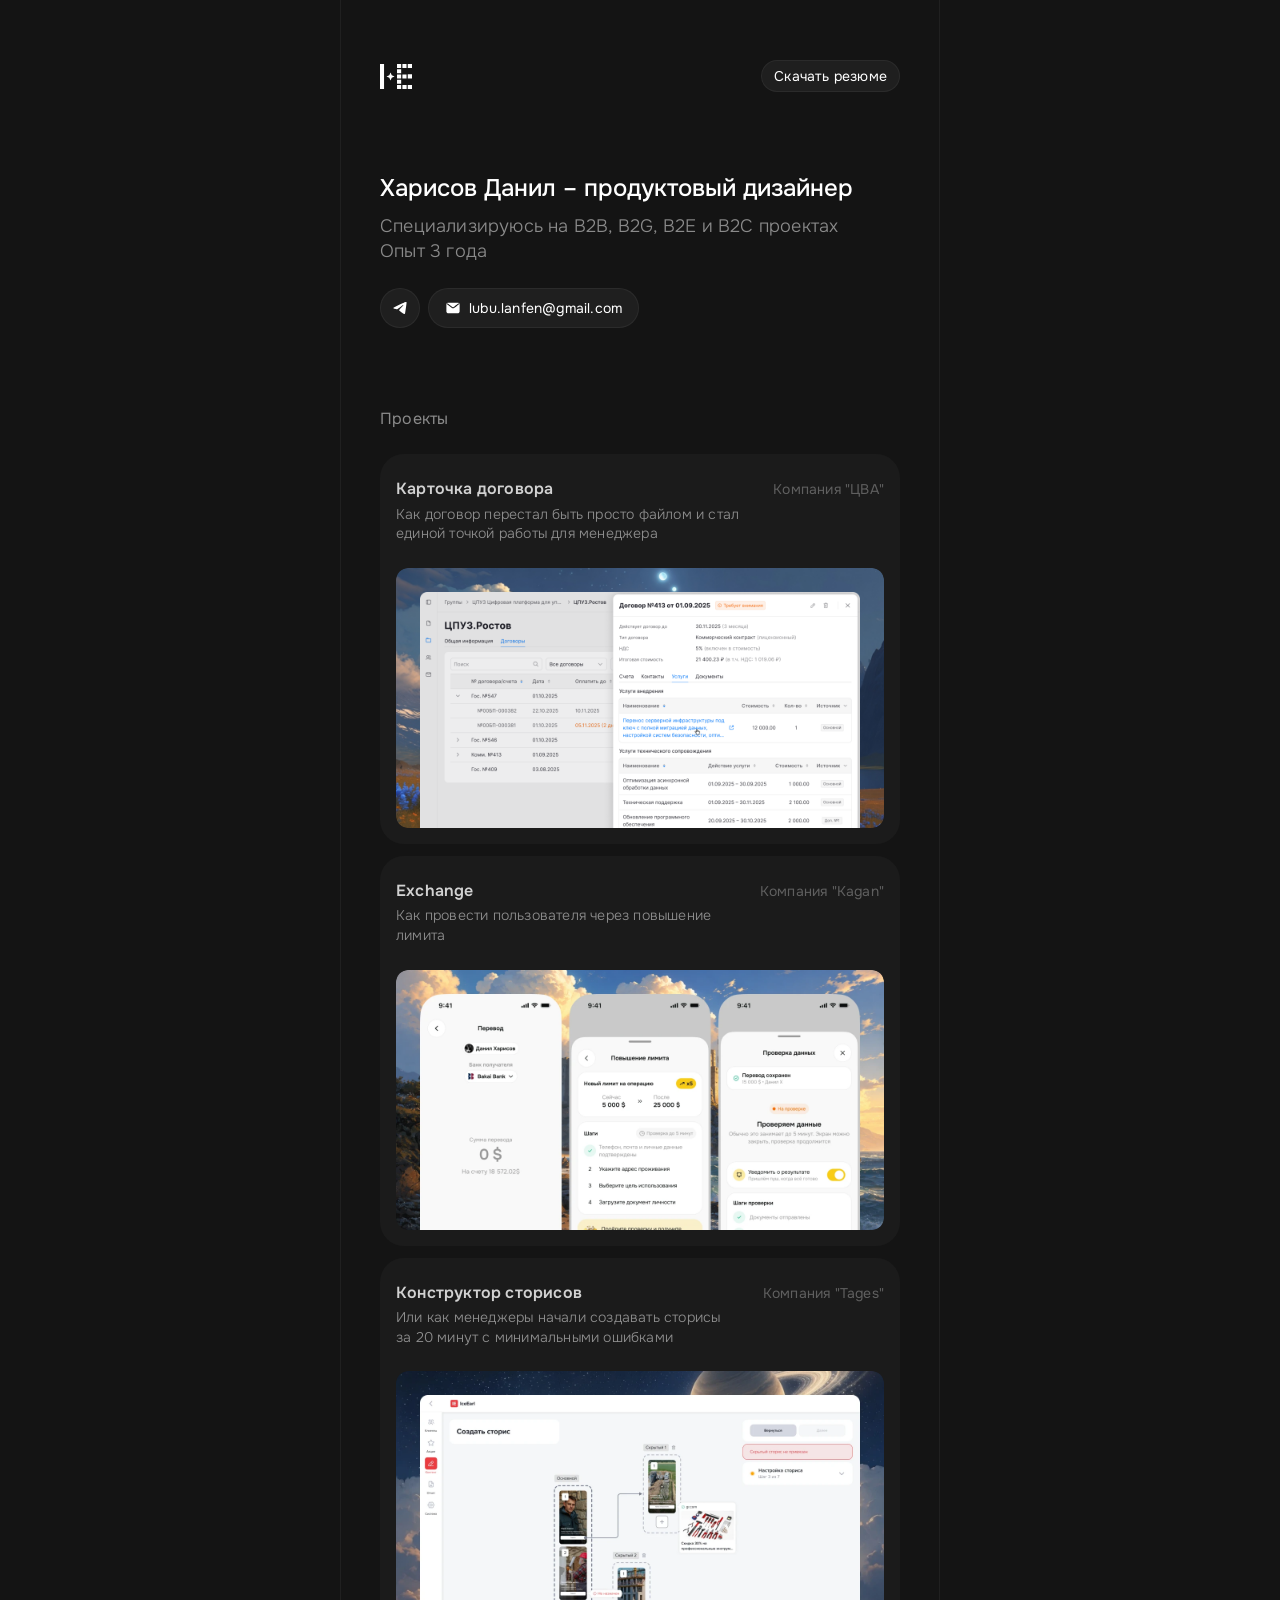
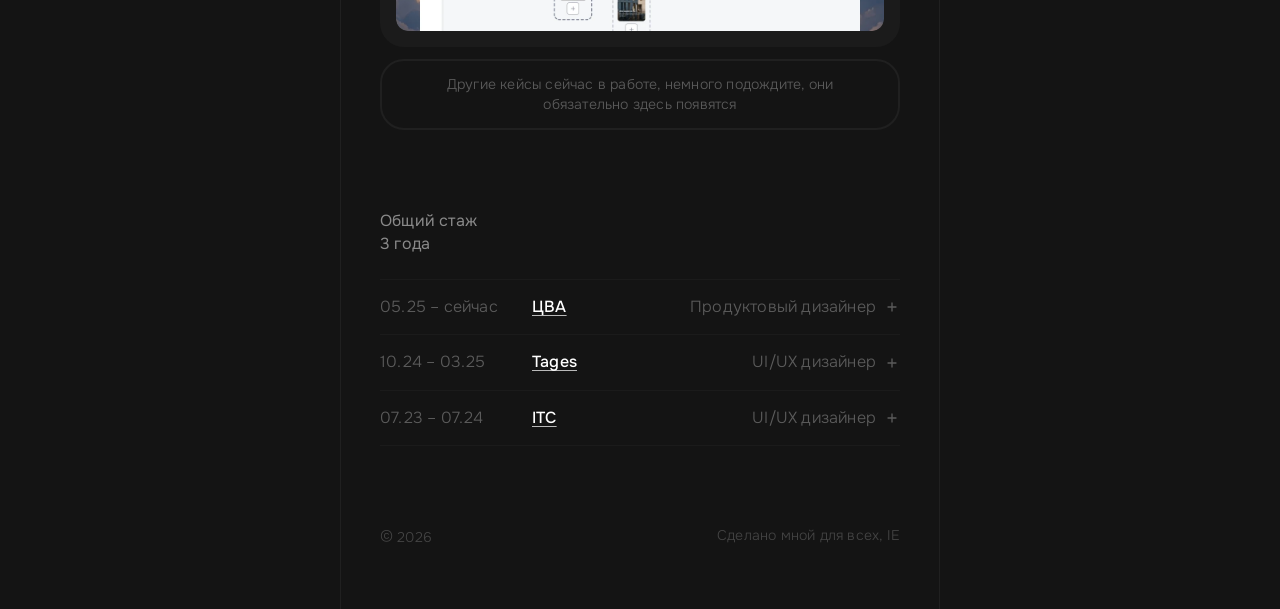
<file: index.html>
<!doctype html>
<html lang="ru">
  <head>
    <meta charset="UTF-8" />
    <script>document.documentElement.classList.add("js-enabled");</script>
    <meta name="viewport" content="width=device-width, initial-scale=1.0" />
    <meta name="description" content="Портфолио UI/UX-дизайнера Данила Харисова: B2B, B2G и B2E-продукты, кейсы и опыт работы." />
    <meta name="theme-color" content="#141414" />
    <title>Productfolio</title>
    <link rel="icon" href="src/icons/favicon16.svg" type="image/svg+xml" />
    <link rel="preconnect" href="https://fonts.googleapis.com" />
    <link rel="preconnect" href="https://fonts.gstatic.com" crossorigin />
    <link
      href="https://fonts.googleapis.com/css2?family=Onest:wght@300;400;500;600;700&display=swap"
      rel="stylesheet"
    />
    <link rel="stylesheet" href="styles.css?v=20260902-1" />
    <link rel="prefetch" href="./story-builder.html" />
    <link rel="prefetch" href="./agreement-card.html" />
    <link rel="prefetch" href="./exchange.html" />
    <script src="components.js?v=20260902-2" defer></script>
    <script src="script.js?v=20260902-3" defer></script>
  </head>
  <body class="page">
    <main class="main">
      <header class="header">
        <div class="logo-wrapper">
          <img src="./src/icons/logo.svg" alt="" width="32" height="25" />
        </div>
        <button
          class="back-button back-button--cv"
          id="save-file-button"
          type="button"
          data-download-url="./src/files/cv-kharisov.pdf"
          data-download-name="cv-kharisov.pdf"
          aria-label="CV"
        >
          <span class="back-button-text cv-text">Скачать резюме</span>
        </button>
      </header>
      
      <section class="home">
        <h1 class="home__title">Харисов Данил – продуктовый дизайнер</h1>
        <div class="home__subtitle">
          Специализируюсь на B2B, B2G, B2E и B2C проектах<br />Опыт 3 года
        </div>
        <div class="home__contacts">
          <a
            class="contact-button contact-button--icon"
            href="https://t.me/Evillazy"
            target="_blank"
            rel="noopener noreferrer"
            aria-label="Telegram"
          >
            <img src="src/icons/tg.svg" alt="" width="16" height="16" />
          </a>
          <button
            id="copy-email"
            type="button"
            class="contact-button"
            title="Скопировать email"
            aria-label="Скопировать lubu.lanfen@gmail.com в буфер обмена"
          >
            <span class="link-button-icon">
              <img src="src/icons/mail.svg" alt="" width="16" height="16" />
            </span>
            <span class="link-button-text">lubu.lanfen@gmail.com</span>
          </button>
        </div>
      </section>

      <section class="projects">
        <h2 class="projects__title">Проекты</h2>
        <div class="projects__list">

          <a href="./agreement-card.html" class="project-card">
            <div class="project-card__header">
              <div class="project-card__content">
                <h3 class="project-card__title">Карточка договора</h3>
                <div class="project-card__subtitle">Как договор перестал быть просто файлом и стал единой точкой работы для менеджера</div>
              </div>
              <div class="project-card__tag">Компания "ЦВА"</div>
            </div>
            <div class="project-card__image" style="background-image: url('./src/img/d-preview.webp');"></div>
          </a>

          <a href="./exchange.html" class="project-card">
            <div class="project-card__header">
              <div class="project-card__content">
                <h3 class="project-card__title">Exchange</h3>
                <div class="project-card__subtitle">Как провести пользователя через повышение лимита</div>
              </div>
              <div class="project-card__tag">Компания "Kagan"</div>
            </div>
            <div class="project-card__image" style="background-image: url('./src/img/e-preview.webp');"></div>
          </a>

          <a href="./story-builder.html" class="project-card">
            <div class="project-card__header">
              <div class="project-card__content">
                <h3 class="project-card__title">Конструктор сторисов</h3>
                <div class="project-card__subtitle">Или как менеджеры начали создавать сторисы за 20 минут с минимальными ошибками</div>
              </div>
              <div class="project-card__tag">Компания "Tages"</div>
            </div>
            <div class="project-card__image" style="background-image: url('./src/img/s-preview.webp');"></div>
          </a>

          <div class="project-card project-card--more">
            <div class="project-card__more-text">Другие кейсы сейчас в работе, немного подождите, они обязательно здесь появятся</div>
          </div>
        </div>
      </section>

      <svg class="svg-sprite" aria-hidden="true" focusable="false">
        <symbol id="icon-work-list-toggle" viewBox="0 0 16 16" fill="none">
          <path
            d="M4 8H8M8 8H12M8 8V12M8 8V4"
            stroke="currentColor"
            stroke-width="1.33333"
            stroke-linecap="round"
            stroke-linejoin="round"
          />
        </symbol>
      </svg>

      <section class="work-list">
        <div class="work-list__title">
          <h2 class="work-list__title-text">
            Общий стаж<br />3 года
          </h2>
        </div>
        <div class="work-list__item" data-collapsed="true">
          <div class="work-list__item-header">
            <div class="work-list__left-side">
              <div class="work-list__date">05.25 – сейчас</div>
              <a
                class="work-list__company work-list__company-link"
                href="https://digitalva.org/about"
                target="_blank"
                rel="noopener noreferrer"
                referrerpolicy="no-referrer"
                >ЦВА</a
              >
            </div>
            <div class="work-list__action">
              <div class="work-list__position">
                Продуктовый <span class="work-list__position-suffix">дизайнер</span>
              </div>
              <button
                class="work-list__toggle"
                type="button"
                aria-label="Развернуть/свернуть"
              >
                <svg width="16" height="16" aria-hidden="true">
                  <use href="#icon-work-list-toggle" />
                </svg>
              </button>
            </div>
          </div>
          <div class="work-list__item-content">
            <div class="work-list__description">
              <div class="work-list__description-item">- проектирование B2B-интерфейсов для систем виртуализации, мониторинга и внутренних сервисов B2E;</div>
              <div class="work-list__description-item">- анализ метрик ATHT, FRT и ASAT;</div>
              <div class="work-list__description-item">- переработка интерфейса мониторинговой системы на базе Zabbix. Решение прошло проверку Минцифры и вошло в лицензированный отечественный продукт;</div>
              <div class="work-list__description-item">- проектирование концепта единой точки работы с договором и связанными сущностями в портале с интеграцией 1С;</div>
              <div class="work-list__description-item">- проведение исследования конкурентнов, интервью для поиска феноменов и инсайтов;</div>
              <div class="work-list__description-item">- организация и проведение A/B-тестирования гипотез по оптимизации интерфейса и функционала платформы, что позволило дополнительно привлечь новых клиентов;</div>
              <div class="work-list__description-item">- прогнозируемый прирост скорости работы на 40% и снижение ошибок ввода на 17%</div>
              <div class="work-list__description-item">- собирал data model для дальнейшей передачи в разработку;</div>
              <div class="work-list__description-item">- проверял решения на прототипах и дорабатывал их итеративно на основе обратной связи пользователей</div>
            </div>
          </div>
        </div>
        <div class="work-list__item" data-collapsed="true">
          <div class="work-list__item-header">
            <div class="work-list__left-side">
              <div class="work-list__date">10.24 – 03.25</div>
              <a
                class="work-list__company work-list__company-link"
                href="https://tages.ru/"
                target="_blank"
                rel="noopener noreferrer"
                referrerpolicy="no-referrer"
                >Tages</a
              >
            </div>
            <div class="work-list__action">
              <div class="work-list__position">
                UI/UX <span class="work-list__position-suffix">дизайнер</span>
              </div>
              <button
                class="work-list__toggle"
                type="button"
                aria-label="Развернуть/свернуть"
              >
                <svg width="16" height="16" aria-hidden="true">
                  <use href="#icon-work-list-toggle" />
                </svg>
              </button>
            </div>
          </div>
          <div class="work-list__item-content">
            <div class="work-list__description">
              <div class="work-list__description-item">- проектировал B2B-интерфейсы для мобильного приложения закупок и web-конструктора сторисов;</div>
              <div class="work-list__description-item">- проводил юзабилити-тестирование и конкурентный анализ, описывал job story, сценарии и приоритизировал гипотезы по ICE;</div>
              <div class="work-list__description-item">- проектировал глобальный вид сценария для сторисов с вложенными переходами;</div>
              <div class="work-list__description-item">- после внедрения среднее время выполнения сложного сценария сократилось с 25 минут до 20:16;</div>
              <div class="work-list__description-item">- доля ошибочных линковок и кнопок без перехода снизилась с 15% до 2%;</div>
              <div class="work-list__description-item">- результаты подтверждены серией из 7 итераций тестирования с 2 менеджерами</div>
            </div>
          </div>
        </div>
        <div class="work-list__item" data-collapsed="true">
          <div class="work-list__item-header">
            <div class="work-list__left-side">
              <div class="work-list__date">07.23 – 07.24</div>
              <a
                class="work-list__company work-list__company-link"
                href="https://itcodegroup.ru/about"
                target="_blank"
                rel="noopener noreferrer"
                referrerpolicy="no-referrer"
                >ITC</a
              >
            </div>
            <div class="work-list__action">
              <div class="work-list__position">
                UI/UX <span class="work-list__position-suffix">дизайнер</span>
              </div>
              <button
                class="work-list__toggle"
                type="button"
                aria-label="Развернуть/свернуть"
              >
                <svg width="16" height="16" aria-hidden="true">
                  <use href="#icon-work-list-toggle" />
                </svg>
              </button>
            </div>
          </div>
          <div class="work-list__item-content">
            <div class="work-list__description">
              <div class="work-list__description-item">- развивал UI-kit и переводил интерфейсы на компонентный подход;</div>
              <div class="work-list__description-item">- работал с Element+ и готовил интерфейсы под технические ограничения;</div>
              <div class="work-list__description-item">- участвовал в B2G-проектах «103» и «112», а также подготовил интерфейс Proxmox для DevOps-отдела;</div>
              <div class="work-list__description-item">- выстроил взаимодействие с фронтенд-командой через user-flow и сценарии</div>
            </div>
          </div>
        </div>
      </section>

      <footer class="footer" data-component="site-footer"></footer>
    </main>
  </body>
</html>
</file>
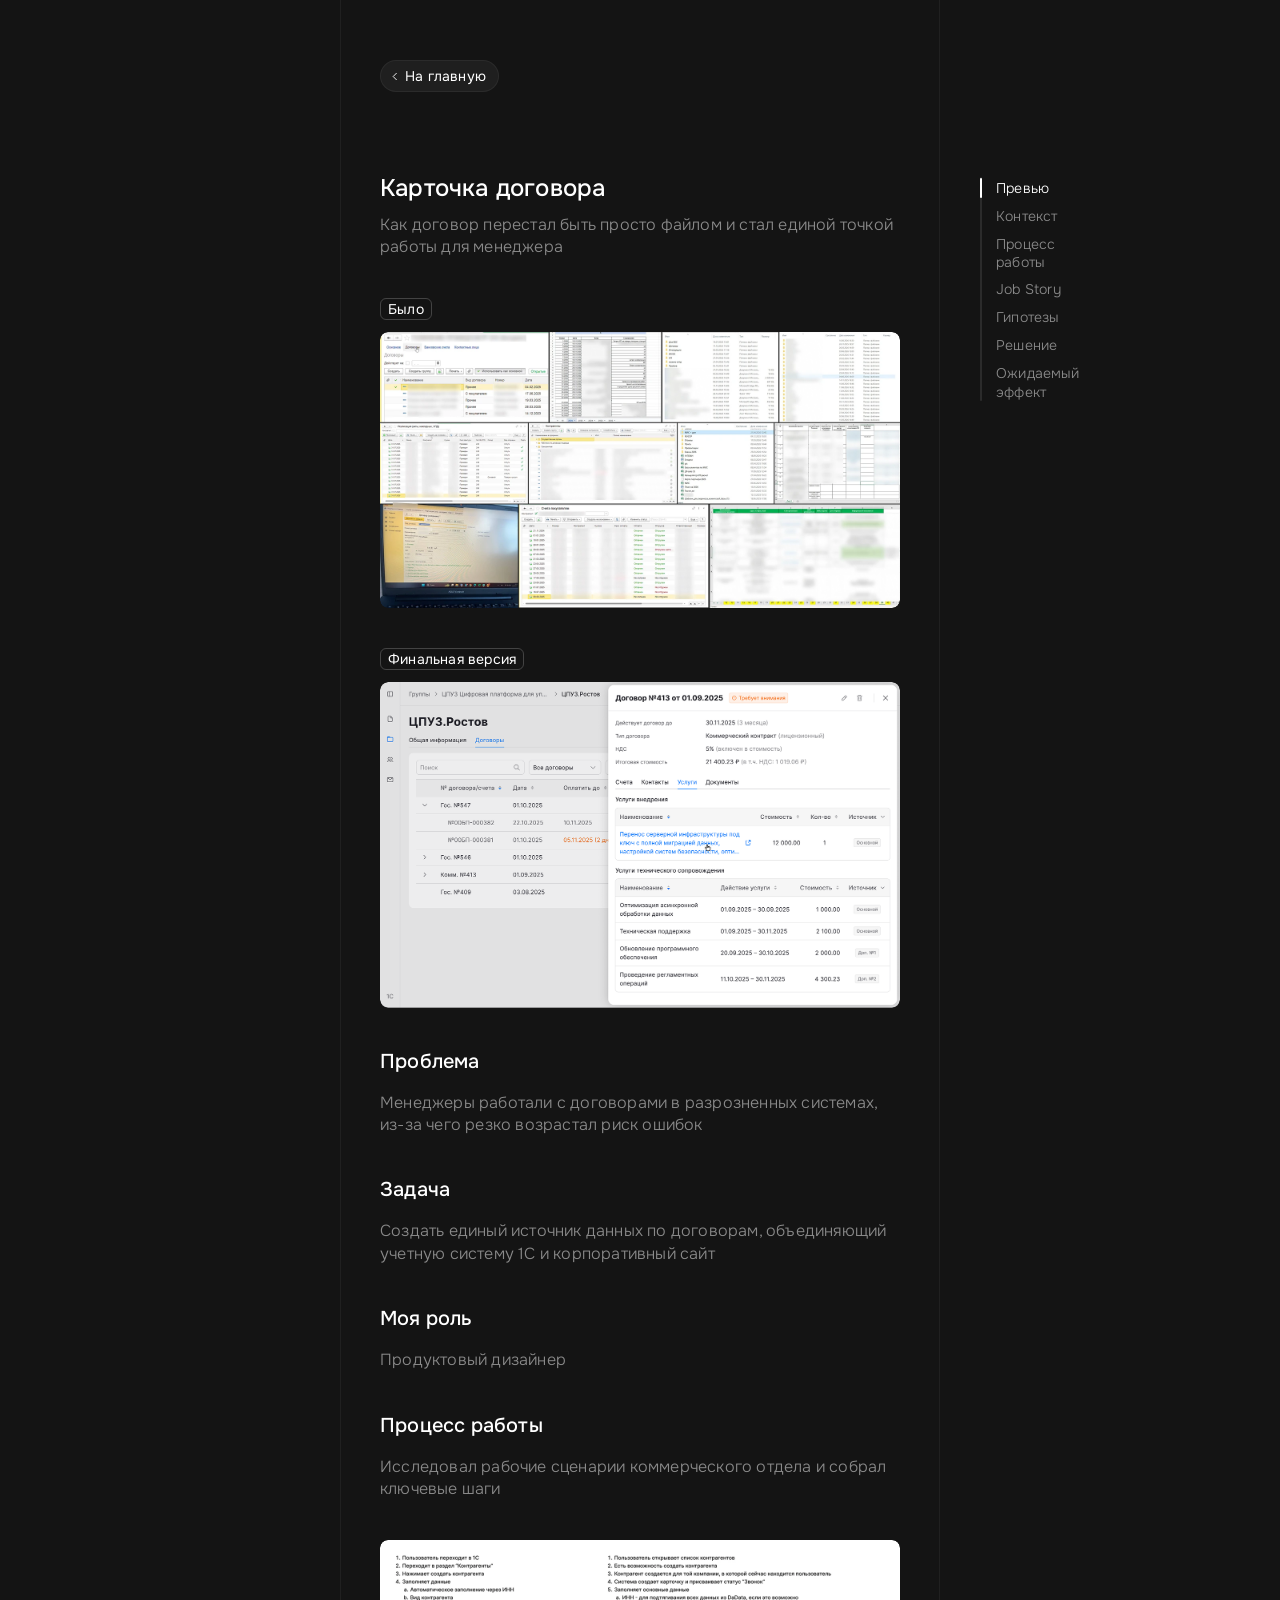
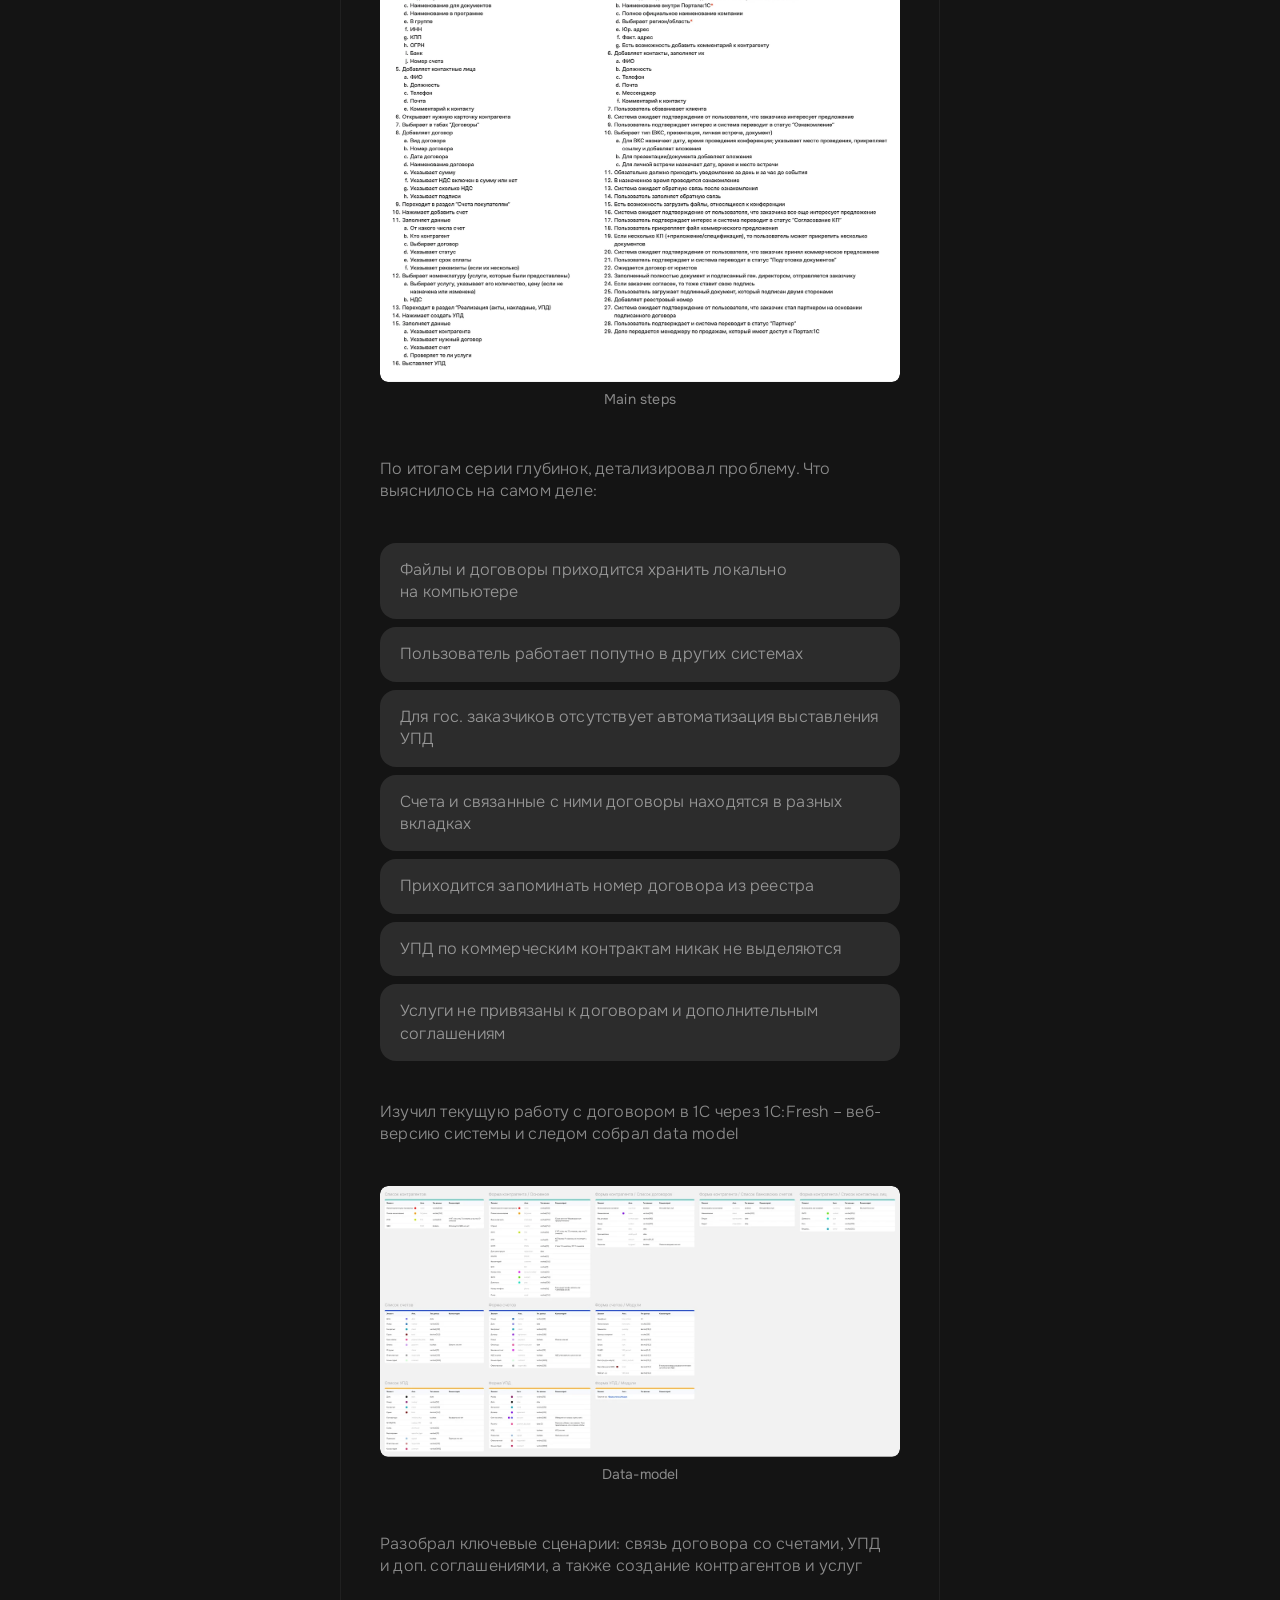
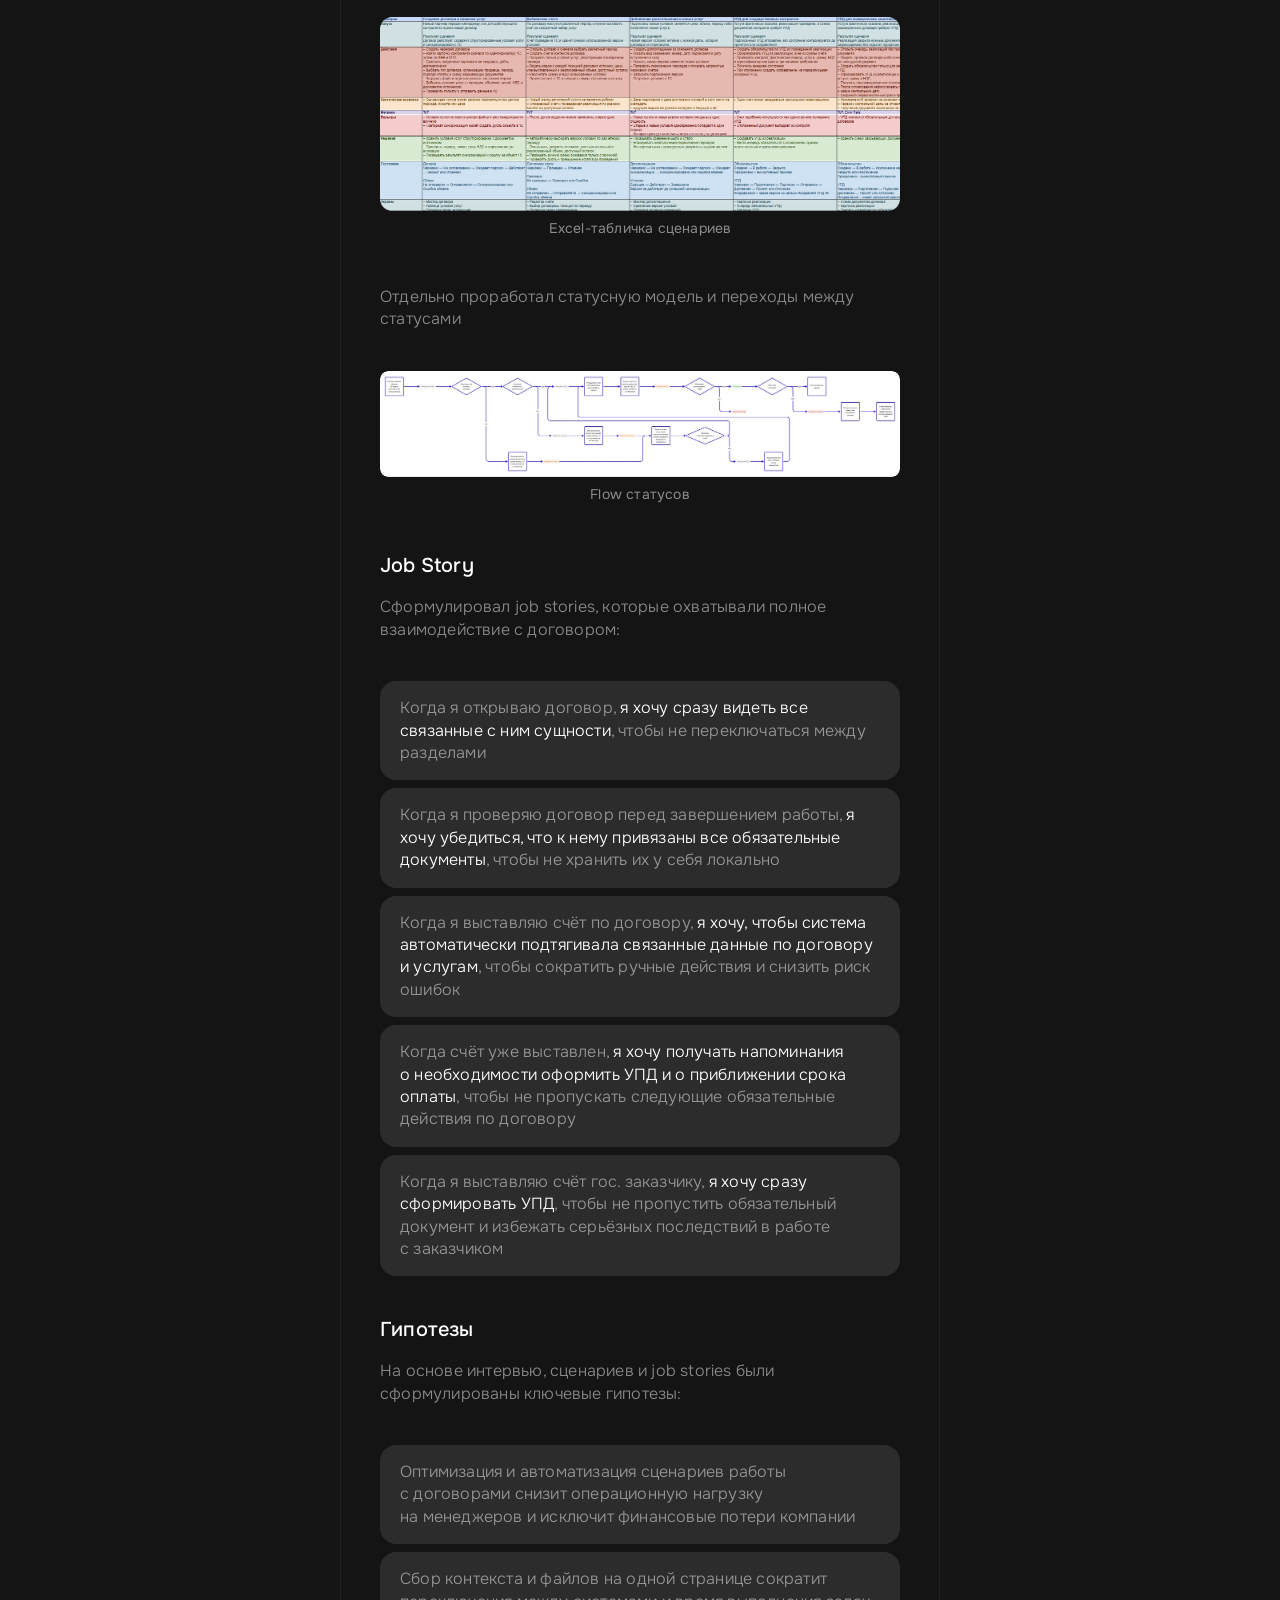
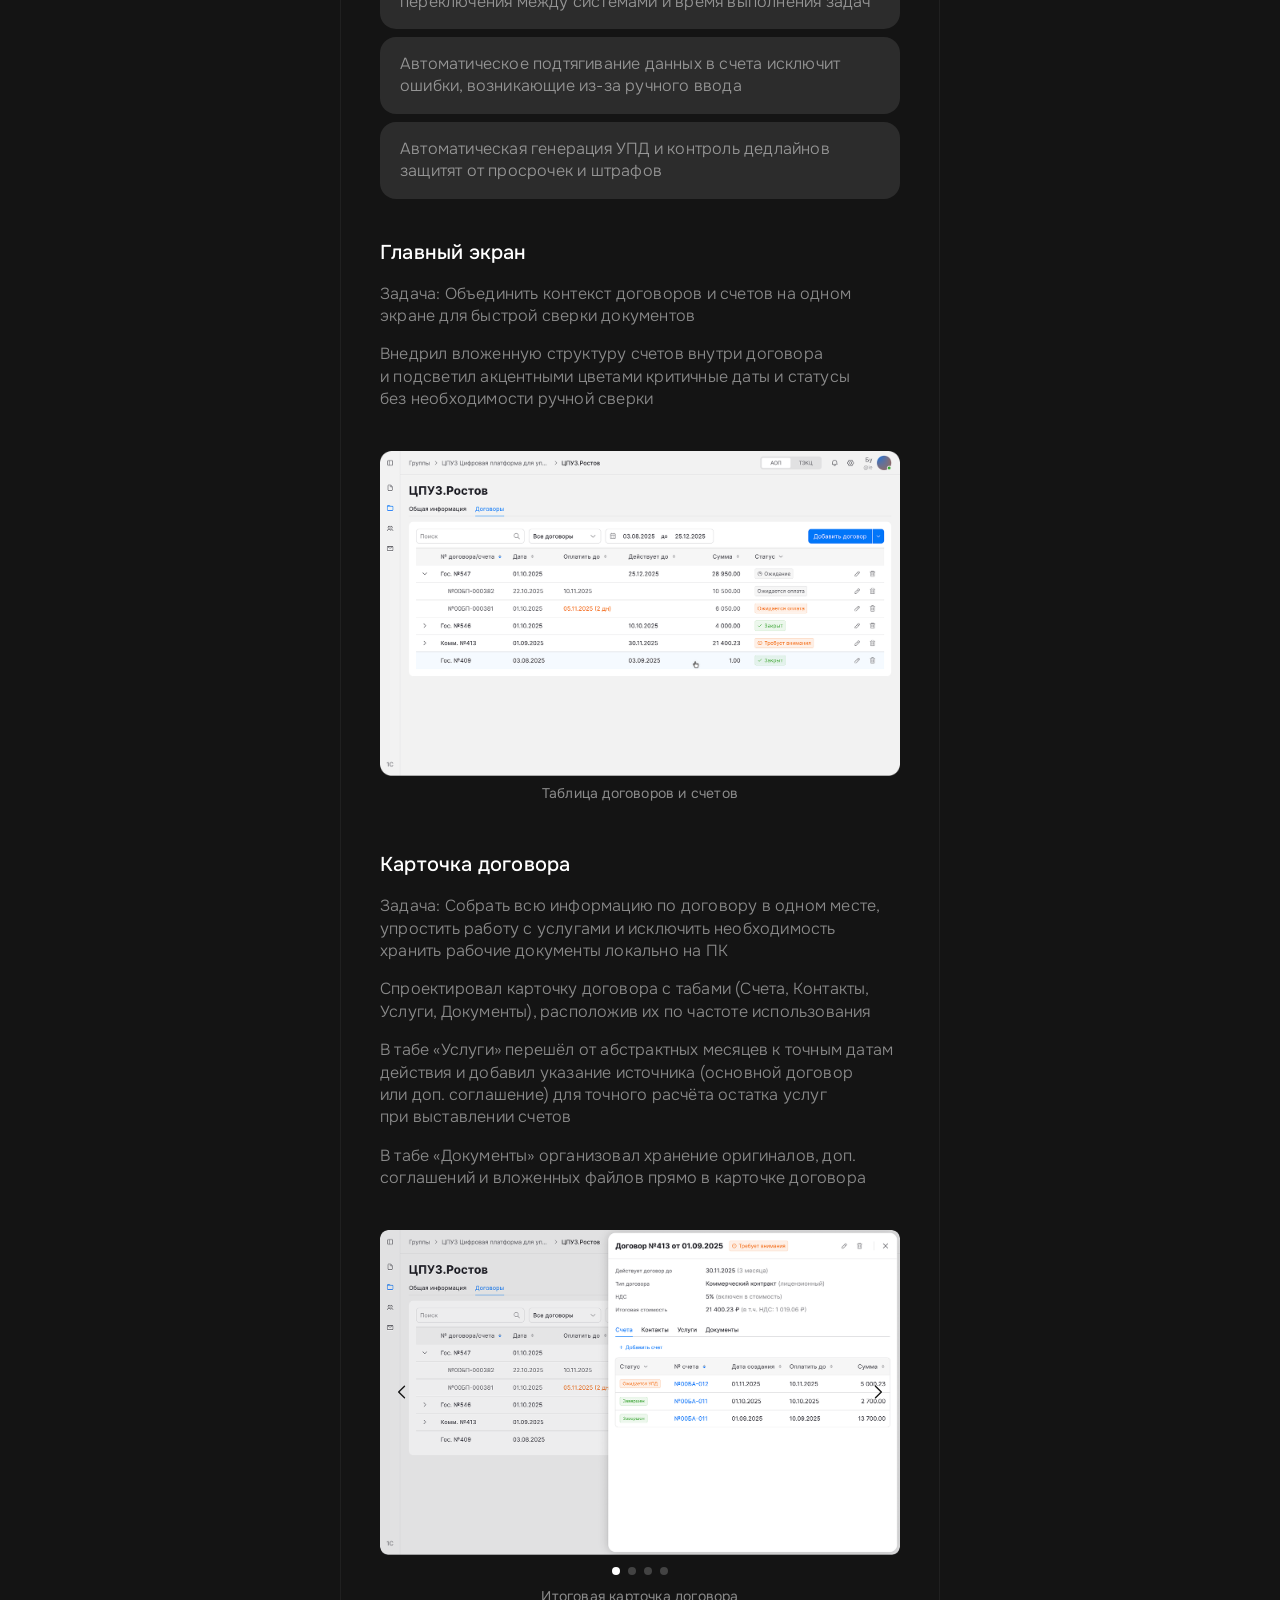
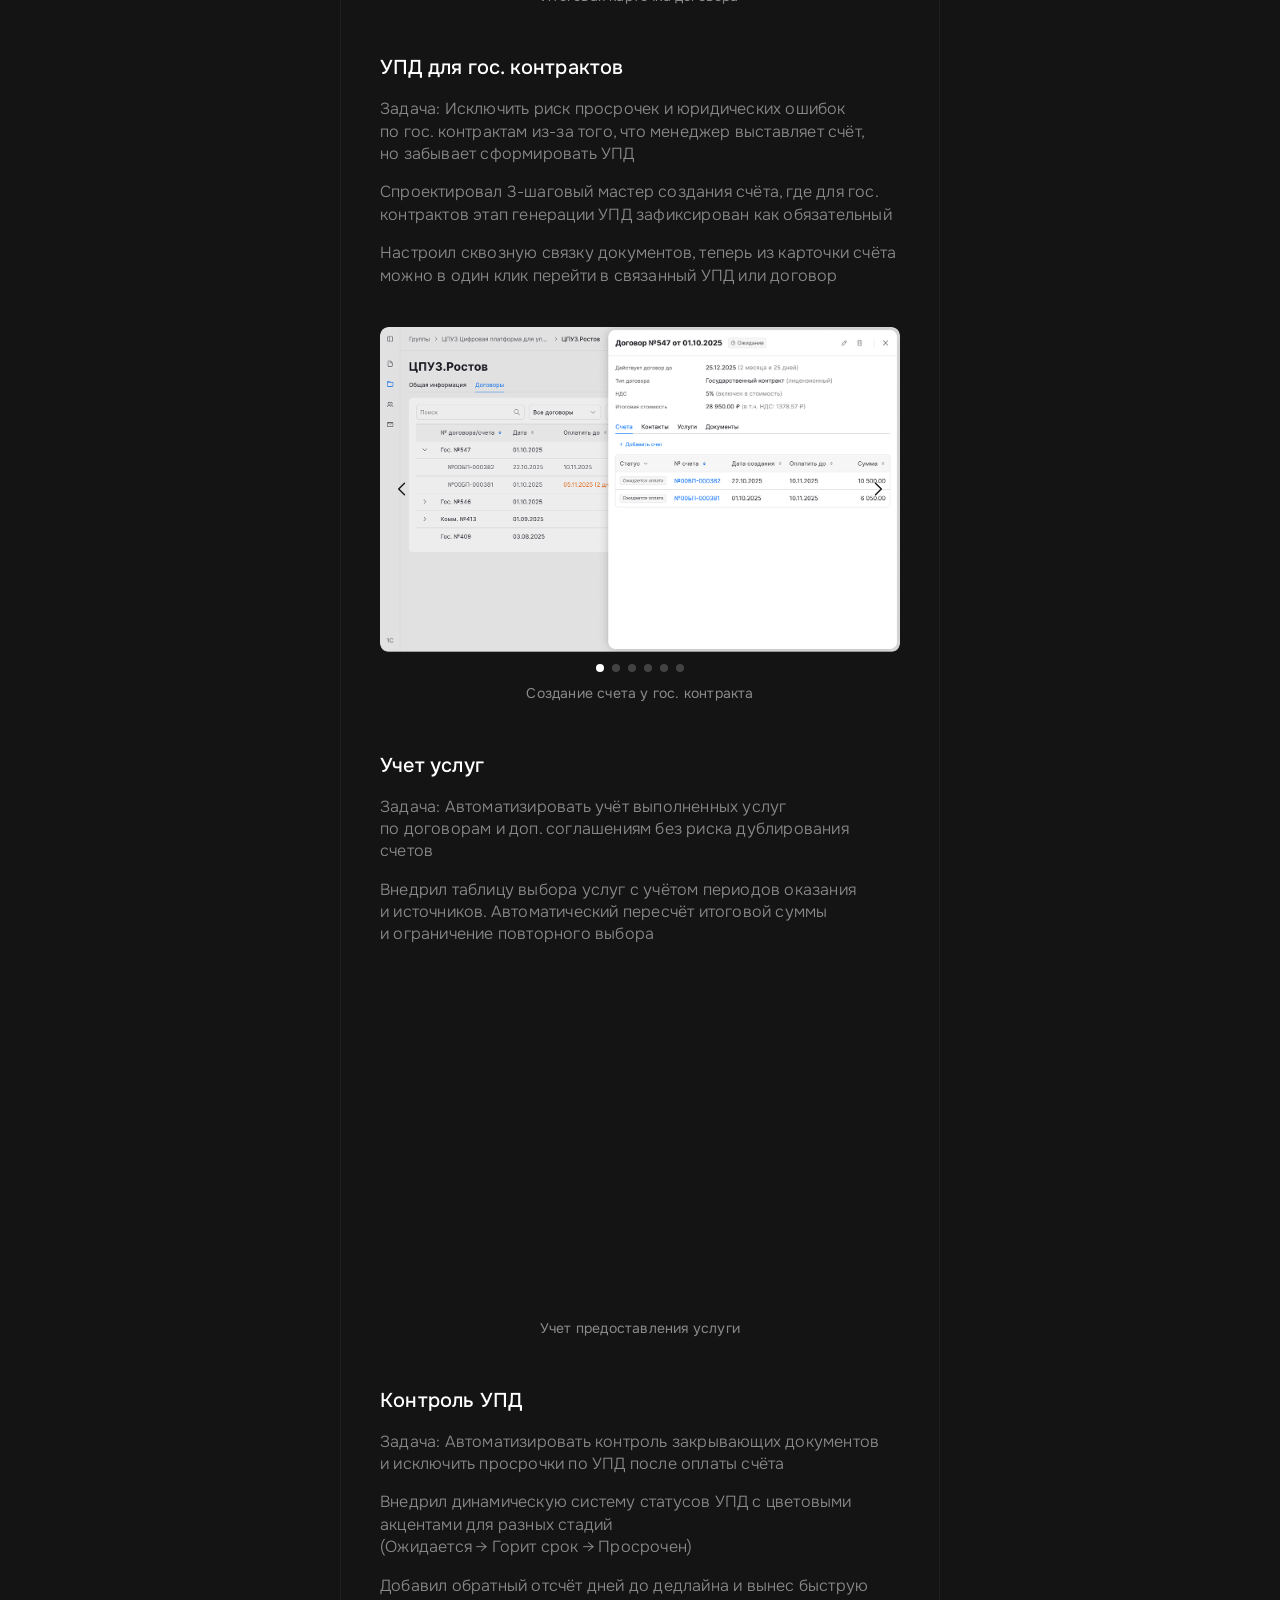
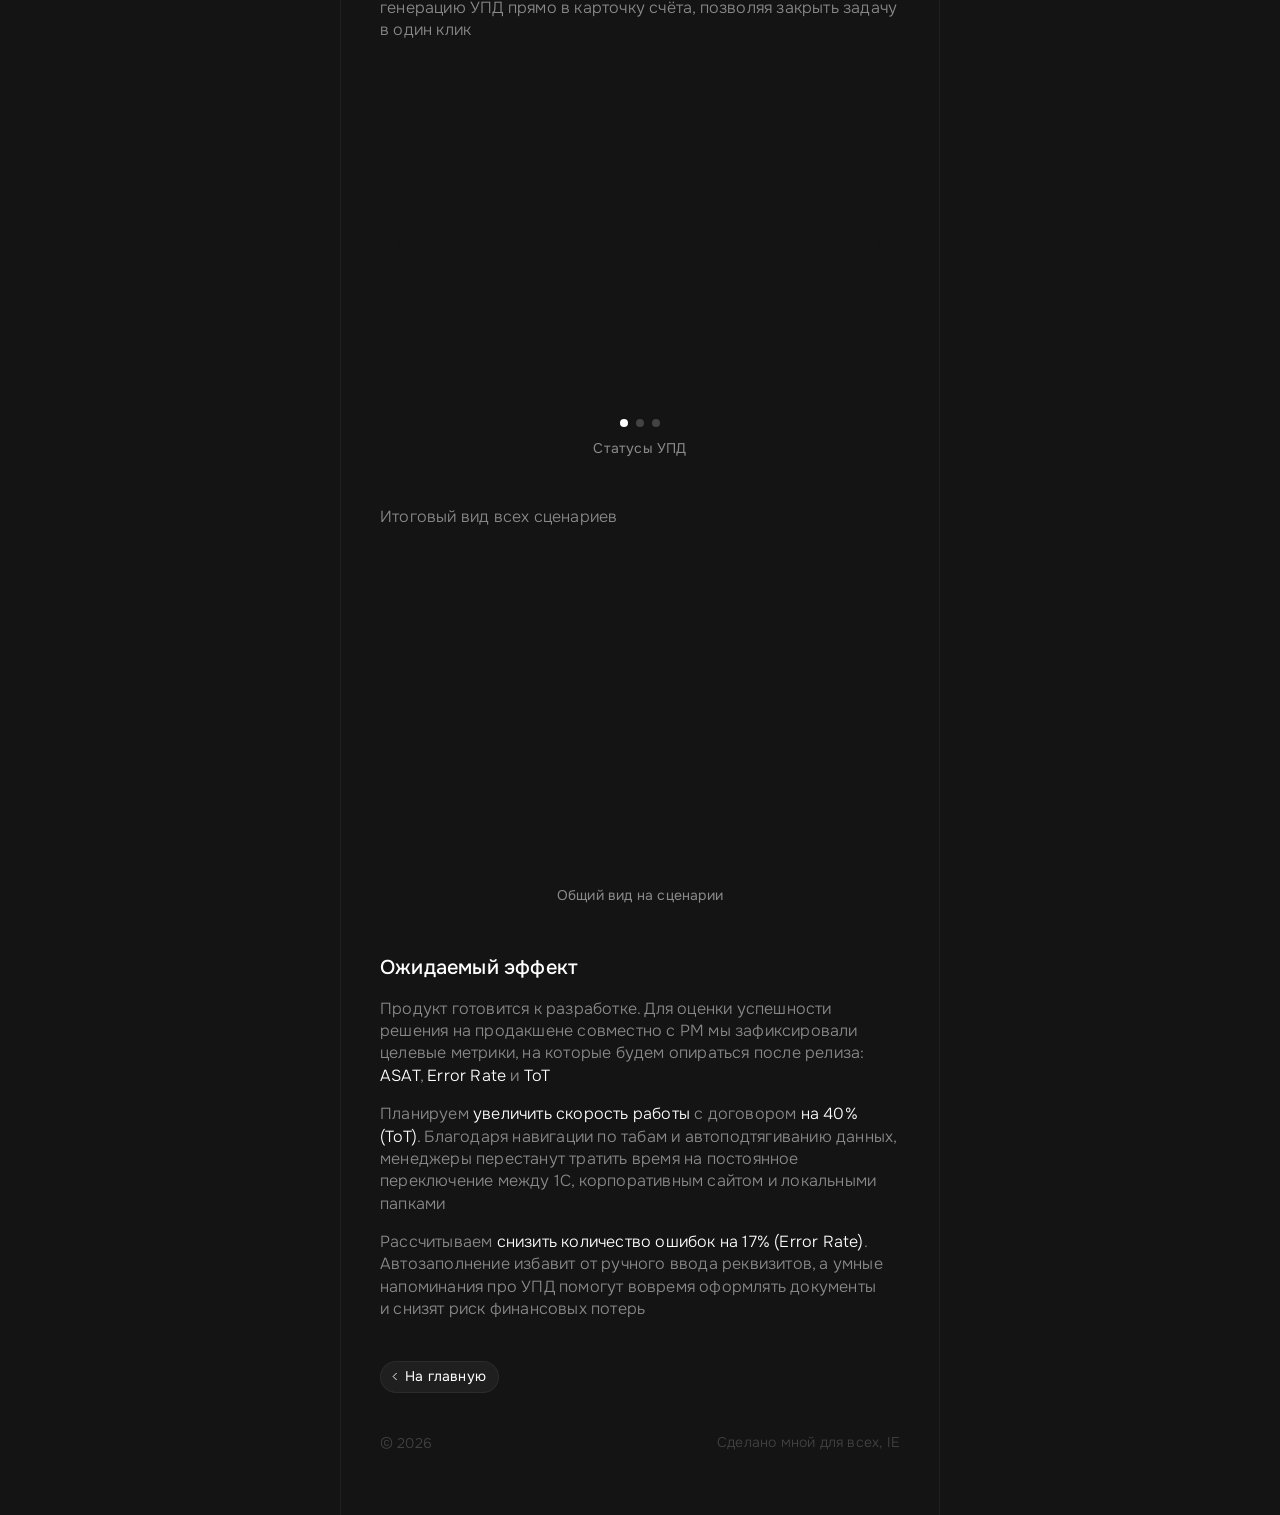
<file: agreement-card.html>
<!doctype html>
<html lang="ru">
  <head>
    <meta charset="UTF-8" />
    <script>document.documentElement.classList.add("js-enabled");</script>
    <meta name="viewport" content="width=device-width, initial-scale=1.0" />
    <meta name="description" content="Кейс о проектировании единой точки работы с договором, счетами, актами и УПД для менеджеров." />
    <meta name="theme-color" content="#141414" />
    <title>Карточка договора</title>
    <link rel="icon" href="src/icons/favicon16.svg" type="image/svg+xml" />
    <link rel="preconnect" href="https://fonts.googleapis.com" />
    <link rel="preconnect" href="https://fonts.gstatic.com" crossorigin />
    <link
      href="https://fonts.googleapis.com/css2?family=Onest:wght@300;400;500;600;700&display=swap"
      rel="stylesheet"
    />
    <link rel="stylesheet" href="styles.css?v=20260902-1" />
    <link rel="prefetch" href="./index.html" />
    <script src="components.js?v=20260902-2" defer></script>
    <script src="script.js?v=20260902-3" defer></script>
  </head>
  <body class="page case-study">
    <main class="main anchor-top" id="agreement-card-top">
      <header class="header" data-component="case-header"></header>
      <div class="story-content">
        <h1 class="story-content__title">Карточка договора</h1>
        <p class="story-content__description">Как договор перестал быть просто файлом и стал единой точкой работы для менеджера</p>
      </div>
      <div class="before-after">
        <div
          class="image-block image-block--tagged"
          data-full-src="./src/img/d-before@4x.webp"
        >
          <div class="image-block__tag">Было</div>
          <div class="image-block__container">
            <img
              class="image-block__image"
              src="./src/img/d-before.webp"
              alt=""
              width="520"
              height="276"
              loading="lazy"
              decoding="async"
            >
          </div>
        </div>
        <div
          class="image-block image-block--tagged"
          data-full-src="./src/img/d-after@4x.webp"
        >
          <div class="image-block__tag">Финальная версия</div>
          <div class="image-block__container">
            <img
              class="image-block__image"
              src="./src/img/d-after.webp"
              alt=""
              width="520"
              height="420"
              loading="lazy"
              decoding="async"
            >
          </div>
        </div>
      </div>
      <section class="story-section anchor-section" id="ac-context">
        <h2 class="story-section__title">Проблема</h2>
        <p class="story-section__description">
          Менеджеры работали с договорами в разрозненных системах, из-за чего резко возрастал риск ошибок
        </p>
      </section>
      <section class="story-section anchor-section">
        <h2 class="story-section__title">Задача</h2>
        <p class="story-section__description">
          Создать единый источник данных по договорам, объединяющий учетную систему 1С и корпоративный сайт
        </p>
      </section>
      <section class="story-section anchor-section">
        <h2 class="story-section__title">Моя роль</h2>
        <p class="story-section__description">
          Продуктовый дизайнер
        </p>
      </section>
      <section class="story-section anchor-section" id="ac-approach">
        <h2 class="story-section__title">Процесс работы</h2>
        <p class="story-section__description">
          Исследовал рабочие сценарии коммерческого отдела и собрал ключевые шаги
        </p>
      </section>
      <div
        class="image-block"
        data-full-src="./src/img/d-main-steps@4x.webp"
      >
        <div class="image-block__container">
          <img
            class="image-block__image"
            src="./src/img/d-main-steps.webp"
            alt=""
            width="720"
            height="609"
            loading="lazy"
            decoding="async"
          >
        </div>
        <div class="image-block__caption">Main steps</div>
      </div>
      <section class="story-section">
        <p class="story-section__description">
          По итогам серии глубинок, детализировал проблему. Что выяснилось на самом деле:
        </p>
      </section>
      <div class="block-list">
        <div class="block-list__item">
          <div class="block-list__text">Файлы и договоры приходится хранить локально на компьютере</div>
        </div>
        <div class="block-list__item">
          <div class="block-list__text">Пользователь работает попутно в других системах</div>
        </div>
        <div class="block-list__item">
          <div class="block-list__text">Для гос. заказчиков отсутствует автоматизация выставления УПД</div>
        </div>
        <div class="block-list__item">
          <div class="block-list__text">Счета и связанные с ними договоры находятся в разных вкладках</div>
        </div>
        <div class="block-list__item">
          <div class="block-list__text">Приходится запоминать номер договора из реестра</div>
        </div>
        <div class="block-list__item">
          <div class="block-list__text">УПД по коммерческим контрактам никак не выделяются</div>
        </div>
        <div class="block-list__item">
          <div class="block-list__text">Услуги не привязаны к договорам и дополнительным соглашениям</div>
        </div>
      </div>
      <section class="story-section">
        <p class="story-section__description">
          Изучил текущую работу с договором в 1С через 1С:Fresh – веб-версию системы и следом собрал data model
        </p>
      </section>
      <div
        class="image-block"
        data-full-src="./src/img/d-data-model@4x.webp"
      >
        <div class="image-block__container">
          <img
            class="image-block__image"
            src="./src/img/d-data-model.webp"
            alt=""
            width="2760"
            height="1436"
            loading="lazy"
            decoding="async"
          >
        </div>
        <div class="image-block__caption">Data-model</div>
      </div>
      <section class="story-section">
        <p class="story-section__description">
          Разобрал ключевые сценарии: связь договора со счетами, УПД и доп. соглашениями, а также создание контрагентов и услуг
        </p>
      </section>
      <div
        class="image-block"
        data-full-src="./src/img/d-excel@4x.webp"
      >
        <div class="image-block__container">
          <img
            class="image-block__image"
            src="./src/img/d-excel.webp"
            alt=""
            width="2760"
            height="1436"
            loading="lazy"
            decoding="async"
          >
        </div>
        <div class="image-block__caption">Excel-табличка сценариев</div>
      </div>
      <section class="story-section">
        <p class="story-section__description">
          Отдельно проработал статусную модель и переходы между статусами
        </p>
      </section>
      <div
        class="image-block"
        data-full-src="./src/img/d-flow@4x.webp"
      >
        <div class="image-block__container">
          <img
            class="image-block__image"
            src="./src/img/d-flow.webp"
            alt=""
            width="720"
            height="146"
            loading="lazy"
            decoding="async"
          >
        </div>
        <div class="image-block__caption">Flow статусов</div>
      </div>
      <section class="story-section anchor-section" id="ac-job-story">
        <h2 class="story-section__title">Job Story</h2>
        <p class="story-section__description">
          Сформулировал job stories, которые охватывали полное взаимодействие с договором:
        </p>
      </section>
      <div class="block-list">
        <div class="block-list__item">
          <div class="block-list__text">Когда я открываю договор, <span class="white-selection">я хочу сразу видеть все связанные с ним сущности</span>, чтобы не переключаться между разделами</div>
        </div>
        <div class="block-list__item">
          <div class="block-list__text">Когда я проверяю договор перед завершением работы, <span class="white-selection">я хочу убедиться, что к нему привязаны все обязательные документы</span>, чтобы не хранить их у себя локально</div>
        </div>
        <div class="block-list__item">
          <div class="block-list__text">Когда я выставляю счёт по договору, <span class="white-selection">я хочу, чтобы система автоматически подтягивала связанные данные по договору и услугам</span>, чтобы сократить ручные действия и снизить риск ошибок</div>
        </div>
        <div class="block-list__item">
          <div class="block-list__text">Когда счёт уже выставлен, <span class="white-selection">я хочу получать напоминания о необходимости оформить УПД и о приближении срока оплаты</span>, чтобы не пропускать следующие обязательные действия по договору</div>
        </div>
        <div class="block-list__item">
          <div class="block-list__text">Когда я выставляю счёт гос. заказчику, <span class="white-selection">я хочу сразу сформировать УПД</span>, чтобы не пропустить обязательный документ и избежать серьёзных последствий в работе с заказчиком</div>
        </div>
      </div>
      <section class="story-section anchor-section" id="ac-hypotheses">
        <h2 class="story-section__title">Гипотезы</h2>
        <p class="story-section__description">
          На основе интервью, сценариев и job stories были сформулированы ключевые гипотезы:
        </p>
      </section>
      <div class="block-list">
        <div class="block-list__item">
          <div class="block-list__text">Оптимизация и автоматизация сценариев работы с договорами снизит операционную нагрузку на менеджеров и исключит финансовые потери компании</div>
        </div>
        <div class="block-list__item">
          <div class="block-list__text">Сбор контекста и файлов на одной странице сократит переключения между системами и время выполнения задач</div>
        </div>
        <div class="block-list__item">
          <div class="block-list__text">Автоматическое подтягивание данных в счета исключит ошибки, возникающие из-за ручного ввода</div>
        </div>
        <div class="block-list__item">
          <div class="block-list__text">Автоматическая генерация УПД и контроль дедлайнов защитят от просрочек и штрафов</div>
        </div>
      </div>
      <section class="story-section anchor-section" id="ac-solution">
        <h2 class="story-section__title">Главный экран</h2>
        <p class="story-section__description">
          Задача: Объединить контекст договоров и счетов на одном экране для быстрой сверки документов
        </p>
        <p class="story-section__description">
          Внедрил вложенную структуру счетов внутри договора и подсветил акцентными цветами критичные даты и статусы без необходимости ручной сверки
        </p>
      </section>
      <div
        class="image-block"
        data-full-src="./src/img/d-table@4x.webp"
      >
        <div class="image-block__container">
          <img
            class="image-block__image"
            src="./src/img/d-table.webp"
            alt=""
            width="720"
            height="146"
            loading="lazy"
            decoding="async"
          >
        </div>
        <div class="image-block__caption">Таблица договоров и счетов</div>
      </div>
      <section class="story-section anchor-section">
        <h2 class="story-section__title">Карточка договора</h2>
        <p class="story-section__description">
          Задача: Собрать всю информацию по договору в одном месте, упростить работу с услугами и исключить необходимость хранить рабочие документы локально на ПК
        </p>
        <p class="story-section__description">
          Спроектировал карточку договора с табами (Счета, Контакты, Услуги, Документы), расположив их по частоте использования
        </p>
        <p class="story-section__description">
          В табе «Услуги» перешёл от абстрактных месяцев к точным датам действия и добавил указание источника (основной договор или доп. соглашение) для точного расчёта остатка услуг при выставлении счетов
        </p>
        <p class="story-section__description">
          В табе «Документы» организовал хранение оригиналов, доп. соглашений и вложенных файлов прямо в карточке договора
        </p>
      </section>
      <div class="image-block image-carousel" data-image-carousel>
        <div class="image-carousel__stage">
          <div
            class="image-block__container image-carousel__viewport"
            data-carousel-zoom
            data-zoom-label="Итоговая карточка договора"
          >
            <div class="image-carousel__track" data-carousel-track>
              <img
                class="image-block__image image-carousel__slide is-active"
                src="./src/img/d-card-1.webp"
                data-full-src="./src/img/d-card-1@4x.webp"
                alt="Карточка договора — экран 1 из 4"
                width="520"
                height="325"
                loading="lazy"
                decoding="async"
              >
              <img
                class="image-block__image image-carousel__slide"
                src="./src/img/d-card-2.webp"
                data-full-src="./src/img/d-card-2@4x.webp"
                alt="Карточка договора — экран 2 из 4"
                width="520"
                height="325"
                loading="lazy"
                decoding="async"
              >
              <img
                class="image-block__image image-carousel__slide"
                src="./src/img/d-card-3.webp"
                data-full-src="./src/img/d-card-3@4x.webp"
                alt="Карточка договора — экран 3 из 4"
                width="520"
                height="325"
                loading="lazy"
                decoding="async"
              >
              <img
                class="image-block__image image-carousel__slide"
                src="./src/img/d-card-4.webp"
                data-full-src="./src/img/d-card-4@4x.webp"
                alt="Карточка договора — экран 4 из 4"
                width="520"
                height="325"
                loading="lazy"
                decoding="async"
              >
            </div>
          </div>
          <button
            class="image-carousel__control image-carousel__control--previous"
            type="button"
            aria-label="Предыдущий экран"
            data-carousel-previous
          >
            <svg width="20" height="20" viewBox="0 0 20 20" fill="none" aria-hidden="true">
              <path d="M12.5 4.1665L6.66667 9.99984L12.5 15.8332" stroke="currentColor" stroke-width="1.33333" stroke-linecap="round" stroke-linejoin="round"/>
            </svg>
          </button>
          <button
            class="image-carousel__control image-carousel__control--next"
            type="button"
            aria-label="Следующий экран"
            data-carousel-next
          >
            <svg width="20" height="20" viewBox="0 0 20 20" fill="none" aria-hidden="true">
              <path d="M7.5 4.1665L13.3333 9.99984L7.5 15.8332" stroke="currentColor" stroke-width="1.33333" stroke-linecap="round" stroke-linejoin="round"/>
            </svg>
          </button>
        </div>
        <div class="image-carousel__dots" aria-label="Выбор экрана">
          <button class="image-carousel__dot is-active" type="button" aria-label="Экран 1" aria-current="true" data-carousel-dot="0"></button>
          <button class="image-carousel__dot" type="button" aria-label="Экран 2" data-carousel-dot="1"></button>
          <button class="image-carousel__dot" type="button" aria-label="Экран 3" data-carousel-dot="2"></button>
          <button class="image-carousel__dot" type="button" aria-label="Экран 4" data-carousel-dot="3"></button>
        </div>
        <div class="image-block__caption">Итоговая карточка договора</div>
      </div>
      <section class="story-section anchor-section">
        <h2 class="story-section__title">УПД для гос. контрактов</h2>
        <p class="story-section__description">
          Задача: Исключить риск просрочек и юридических ошибок по гос. контрактам из-за того, что менеджер выставляет счёт, но забывает сформировать УПД
        </p>
        <p class="story-section__description">
          Спроектировал 3-шаговый мастер создания счёта, где для гос. контрактов этап генерации УПД зафиксирован как обязательный
        </p>
        <p class="story-section__description">
          Настроил сквозную связку документов, теперь из карточки счёта можно в один клик перейти в связанный УПД или договор
        </p>
      </section>
      <div class="image-block image-carousel" data-image-carousel data-carousel-name="d-close">
        <div class="image-carousel__stage">
          <div
            class="image-block__container image-carousel__viewport"
            data-carousel-zoom
            data-zoom-label="Создание счета у гос. контракта"
          >
            <div class="image-carousel__track" data-carousel-track>
              <img
                class="image-block__image image-carousel__slide is-active"
                src="./src/img/d-close-1.webp"
                data-full-src="./src/img/d-close-1@4x.webp"
                alt="Создание счета у гос. контракта — экран 1 из 6"
                width="520"
                height="325"
                loading="lazy"
                decoding="async"
              >
              <img
                class="image-block__image image-carousel__slide"
                src="./src/img/d-close-2.webp"
                data-full-src="./src/img/d-close-2@4x.webp"
                alt="Создание счета у гос. контракта — экран 2 из 6"
                width="520"
                height="325"
                loading="lazy"
                decoding="async"
              >
              <img
                class="image-block__image image-carousel__slide"
                src="./src/img/d-close-3.webp"
                data-full-src="./src/img/d-close-3@4x.webp"
                alt="Создание счета у гос. контракта — экран 3 из 6"
                width="520"
                height="325"
                loading="lazy"
                decoding="async"
              >
              <img
                class="image-block__image image-carousel__slide"
                src="./src/img/d-close-4.webp"
                data-full-src="./src/img/d-close-4@4x.webp"
                alt="Создание счета у гос. контракта — экран 4 из 6"
                width="520"
                height="325"
                loading="lazy"
                decoding="async"
              >
              <img
                class="image-block__image image-carousel__slide"
                src="./src/img/d-close-5.webp"
                data-full-src="./src/img/d-close-5@4x.webp"
                alt="Создание счета у гос. контракта — экран 5 из 6"
                width="520"
                height="325"
                loading="lazy"
                decoding="async"
              >
              <img
                class="image-block__image image-carousel__slide"
                src="./src/img/d-close-6.webp"
                data-full-src="./src/img/d-close-6@4x.webp"
                alt="Создание счета у гос. контракта — экран 6 из 6"
                width="520"
                height="325"
                loading="lazy"
                decoding="async"
              >
            </div>
          </div>
          <button
            class="image-carousel__control image-carousel__control--previous"
            type="button"
            aria-label="Предыдущий экран"
            data-carousel-previous
          >
            <svg width="20" height="20" viewBox="0 0 20 20" fill="none" aria-hidden="true">
              <path d="M12.5 4.1665L6.66667 9.99984L12.5 15.8332" stroke="currentColor" stroke-width="1.33333" stroke-linecap="round" stroke-linejoin="round"/>
            </svg>
          </button>
          <button
            class="image-carousel__control image-carousel__control--next"
            type="button"
            aria-label="Следующий экран"
            data-carousel-next
          >
            <svg width="20" height="20" viewBox="0 0 20 20" fill="none" aria-hidden="true">
              <path d="M7.5 4.1665L13.3333 9.99984L7.5 15.8332" stroke="currentColor" stroke-width="1.33333" stroke-linecap="round" stroke-linejoin="round"/>
            </svg>
          </button>
        </div>
        <div class="image-carousel__dots" aria-label="Выбор экрана">
          <button class="image-carousel__dot is-active" type="button" aria-label="Экран 1" aria-current="true" data-carousel-dot="0"></button>
          <button class="image-carousel__dot" type="button" aria-label="Экран 2" data-carousel-dot="1"></button>
          <button class="image-carousel__dot" type="button" aria-label="Экран 3" data-carousel-dot="2"></button>
          <button class="image-carousel__dot" type="button" aria-label="Экран 4" data-carousel-dot="3"></button>
          <button class="image-carousel__dot" type="button" aria-label="Экран 5" data-carousel-dot="4"></button>
          <button class="image-carousel__dot" type="button" aria-label="Экран 6" data-carousel-dot="5"></button>
        </div>
        <div class="image-block__caption">Создание счета у гос. контракта</div>
      </div>
      <section class="story-section anchor-section">
        <h2 class="story-section__title">Учет услуг</h2>
        <p class="story-section__description">
          Задача: Автоматизировать учёт выполненных услуг по договорам и доп. соглашениям без риска дублирования счетов
        </p>
        <p class="story-section__description">
          Внедрил таблицу выбора услуг с учётом периодов оказания и источников. Автоматический пересчёт итоговой суммы и ограничение повторного выбора
        </p>
      </section>
      <div
        class="image-block"
        data-full-src="./src/img/d-services@4x.webp"
      >
        <div class="image-block__container">
          <img
            class="image-block__image"
            src="./src/img/d-services.webp"
            alt=""
            width="720"
            height="146"
            loading="lazy"
            decoding="async"
          >
        </div>
        <div class="image-block__caption">Учет предоставления услуги</div>
      </div>
      <section class="story-section anchor-section">
        <h2 class="story-section__title">Контроль УПД</h2>
        <p class="story-section__description">
          Задача: Автоматизировать контроль закрывающих документов и исключить просрочки по УПД после оплаты счёта
        </p>
        <p class="story-section__description">
          Внедрил динамическую систему статусов УПД с цветовыми акцентами для разных стадий<br>(Ожидается → Горит срок → Просрочен)
        </p>
        <p class="story-section__description">
          Добавил обратный отсчёт дней до дедлайна и вынес быструю генерацию УПД прямо в карточку счёта, позволяя закрыть задачу в один клик
        </p>
      </section>
      <div class="image-block image-carousel" data-image-carousel data-carousel-name="d-status">
        <div class="image-carousel__stage">
          <div
            class="image-block__container image-carousel__viewport"
            data-carousel-zoom
            data-zoom-label="Статусы УПД"
          >
            <div class="image-carousel__track" data-carousel-track>
              <img
                class="image-block__image image-carousel__slide is-active"
                src="./src/img/d-status-1.webp"
                data-full-src="./src/img/d-status-1@4x.webp"
                alt="Статусы УПД — экран 1 из 3"
                width="520"
                height="325"
                loading="lazy"
                decoding="async"
              >
              <img
                class="image-block__image image-carousel__slide"
                src="./src/img/d-status-2.webp"
                data-full-src="./src/img/d-status-2@4x.webp"
                alt="Статусы УПД — экран 2 из 3"
                width="520"
                height="325"
                loading="lazy"
                decoding="async"
              >
              <img
                class="image-block__image image-carousel__slide"
                src="./src/img/d-status-3.webp"
                data-full-src="./src/img/d-status-3@4x.webp"
                alt="Статусы УПД — экран 3 из 3"
                width="520"
                height="325"
                loading="lazy"
                decoding="async"
              >
            </div>
          </div>
          <button
            class="image-carousel__control image-carousel__control--previous"
            type="button"
            aria-label="Предыдущий экран"
            data-carousel-previous
          >
            <svg width="20" height="20" viewBox="0 0 20 20" fill="none" aria-hidden="true">
              <path d="M12.5 4.1665L6.66667 9.99984L12.5 15.8332" stroke="currentColor" stroke-width="1.33333" stroke-linecap="round" stroke-linejoin="round"/>
            </svg>
          </button>
          <button
            class="image-carousel__control image-carousel__control--next"
            type="button"
            aria-label="Следующий экран"
            data-carousel-next
          >
            <svg width="20" height="20" viewBox="0 0 20 20" fill="none" aria-hidden="true">
              <path d="M7.5 4.1665L13.3333 9.99984L7.5 15.8332" stroke="currentColor" stroke-width="1.33333" stroke-linecap="round" stroke-linejoin="round"/>
            </svg>
          </button>
        </div>
        <div class="image-carousel__dots" aria-label="Выбор экрана">
          <button class="image-carousel__dot is-active" type="button" aria-label="Экран 1" aria-current="true" data-carousel-dot="0"></button>
          <button class="image-carousel__dot" type="button" aria-label="Экран 2" data-carousel-dot="1"></button>
          <button class="image-carousel__dot" type="button" aria-label="Экран 3" data-carousel-dot="2"></button>
        </div>
        <div class="image-block__caption">Статусы УПД</div>
      </div>
      <section class="story-section">
        <p class="story-section__description">
          Итоговый вид всех сценариев
        </p>
      </section>
      <div
        class="image-block"
        data-full-src="./src/img/d-overview@4x.webp"
      >
        <div class="image-block__container">
          <img
            class="image-block__image"
            src="./src/img/d-overview.webp"
            alt=""
            width="720"
            height="146"
            loading="lazy"
            decoding="async"
          >
        </div>
        <div class="image-block__caption">Общий вид на сценарии</div>
      </div>
      <section class="story-section anchor-section" id="ac-expected-effect">
        <h2 class="story-section__title">Ожидаемый эффект</h2>
        <p class="story-section__description">
          Продукт готовится к разработке. Для оценки успешности решения на продакшене совместно с PM мы зафиксировали целевые метрики, на которые будем опираться после релиза: <span class="white-selection">ASAT</span>, <span class="white-selection">Error Rate</span> и <span class="white-selection">ToT</span>
        </p>
        <p class="story-section__description">
          Планируем <span class="white-selection">увеличить скорость работы</span> с договором <span class="white-selection">на 40% (ToT)</span>. Благодаря навигации по табам и автоподтягиванию данных, менеджеры перестанут тратить время на постоянное переключение между 1С, корпоративным сайтом и локальными папками
        </p>
        <p class="story-section__description">
          Рассчитываем <span class="white-selection">снизить количество ошибок на 17% (Error Rate)</span>. Автозаполнение избавит от ручного ввода реквизитов, а умные напоминания про УПД помогут вовремя оформлять документы и снизят риск финансовых потерь
        </p>
      </section>
      <div class="action-block" data-component="case-actions"></div>
      <footer class="footer" data-component="site-footer"></footer>
    </main>
    <nav
      class="page-anchor"
      aria-label="Навигация по разделам"
      data-anchor-nav
      data-component="case-anchor"
    ></nav>
  </body>
</html>
</file>
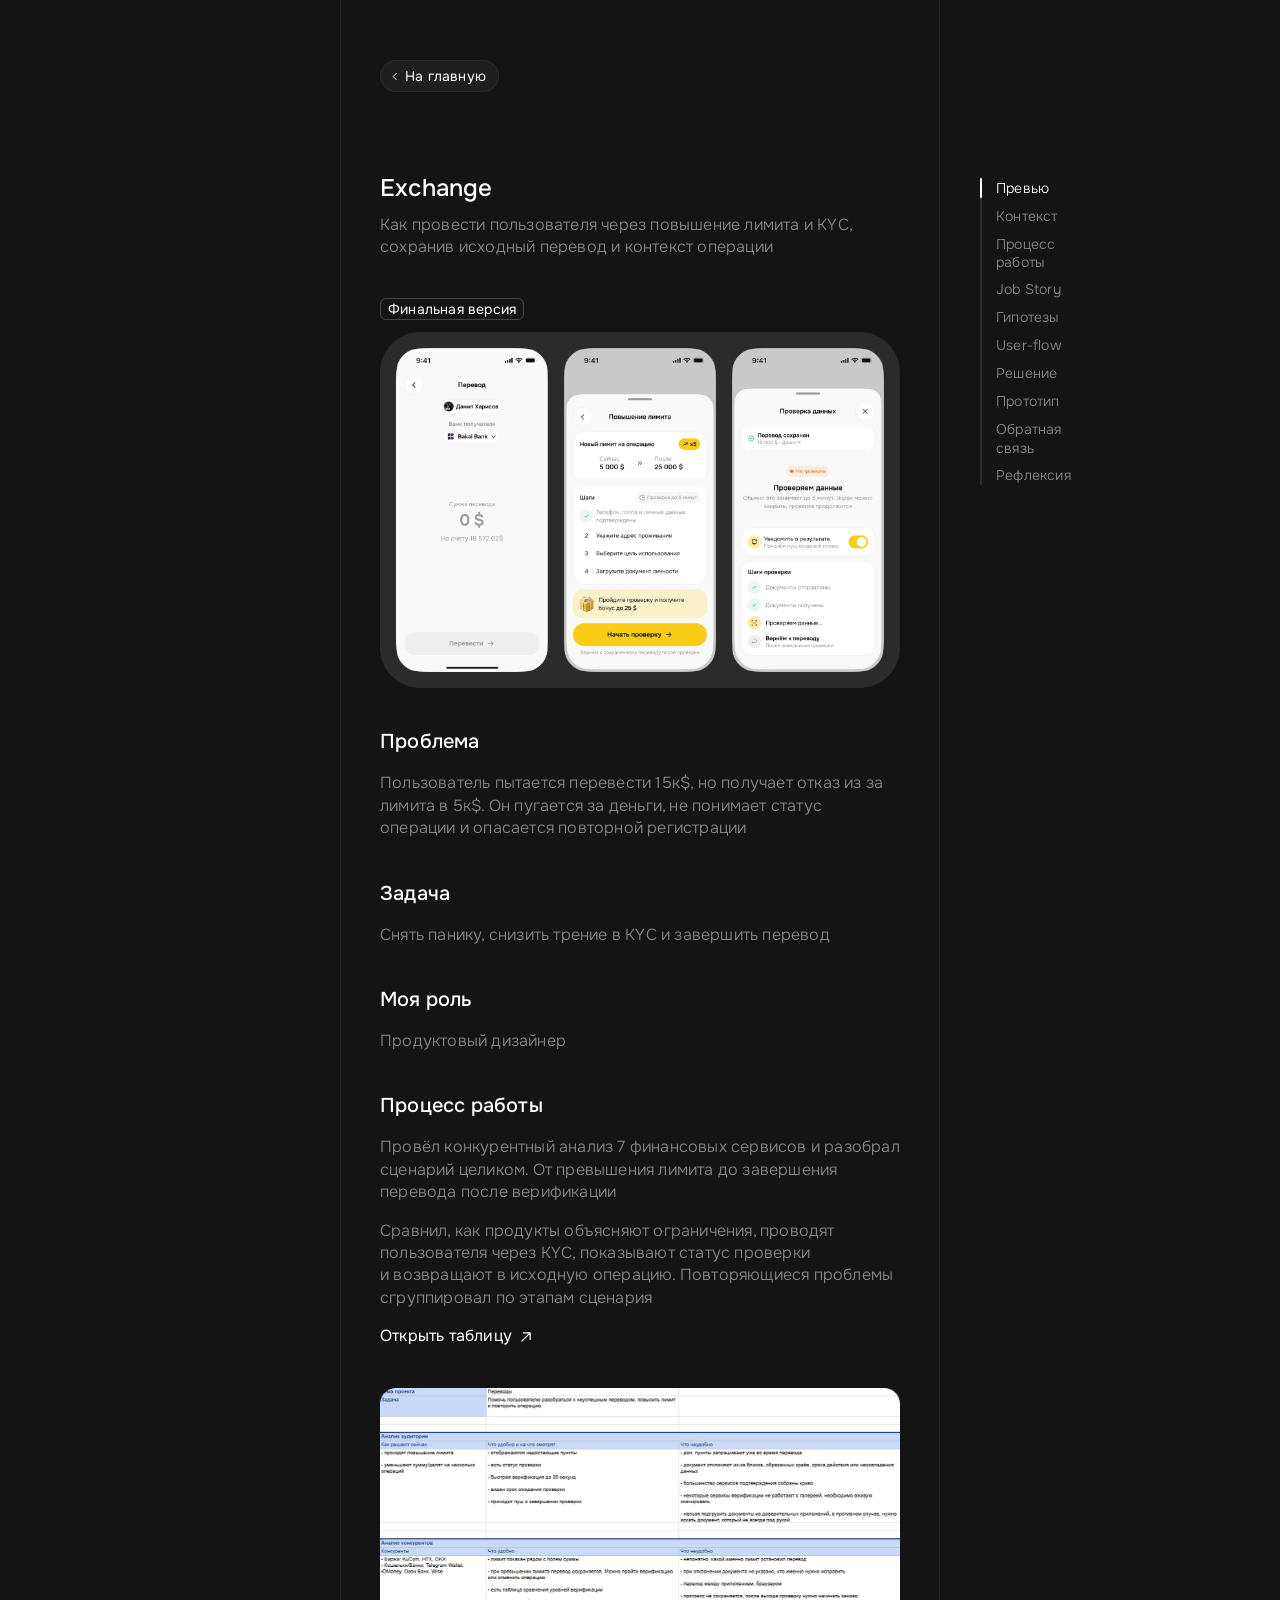
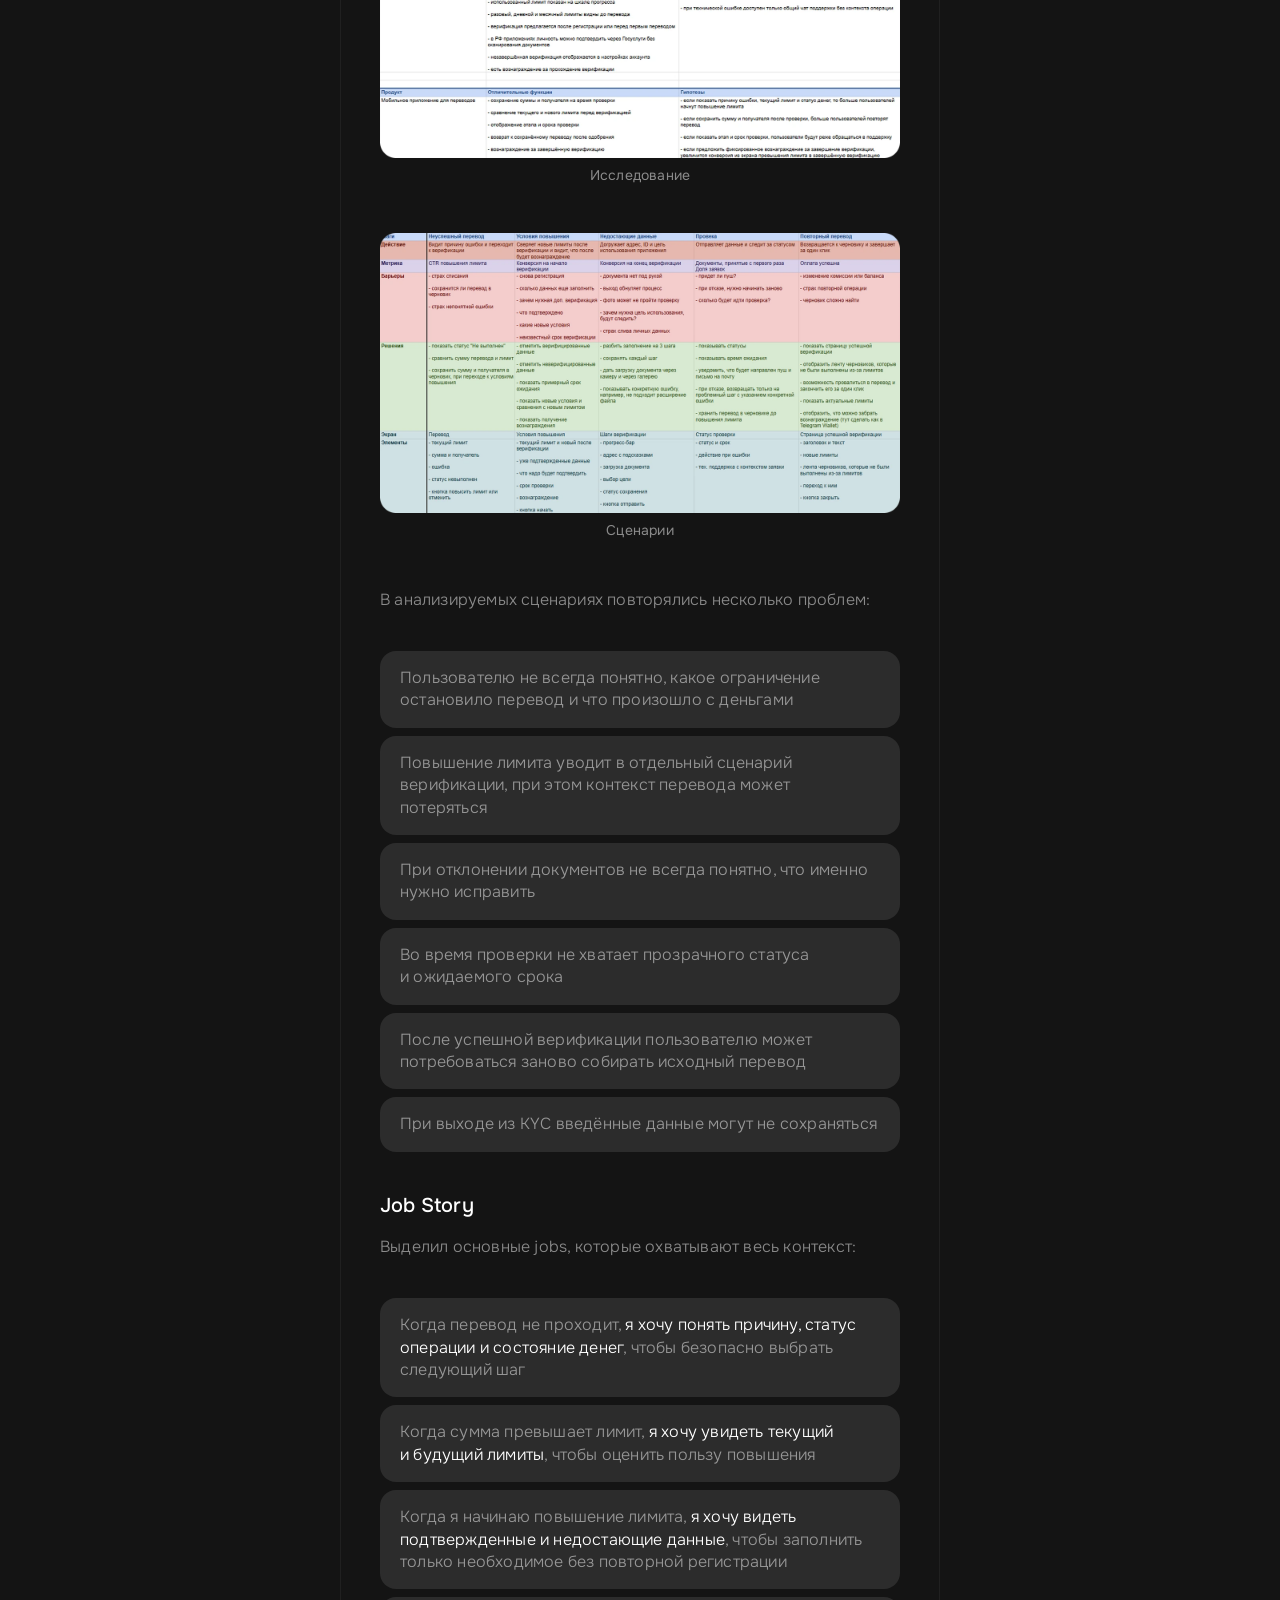
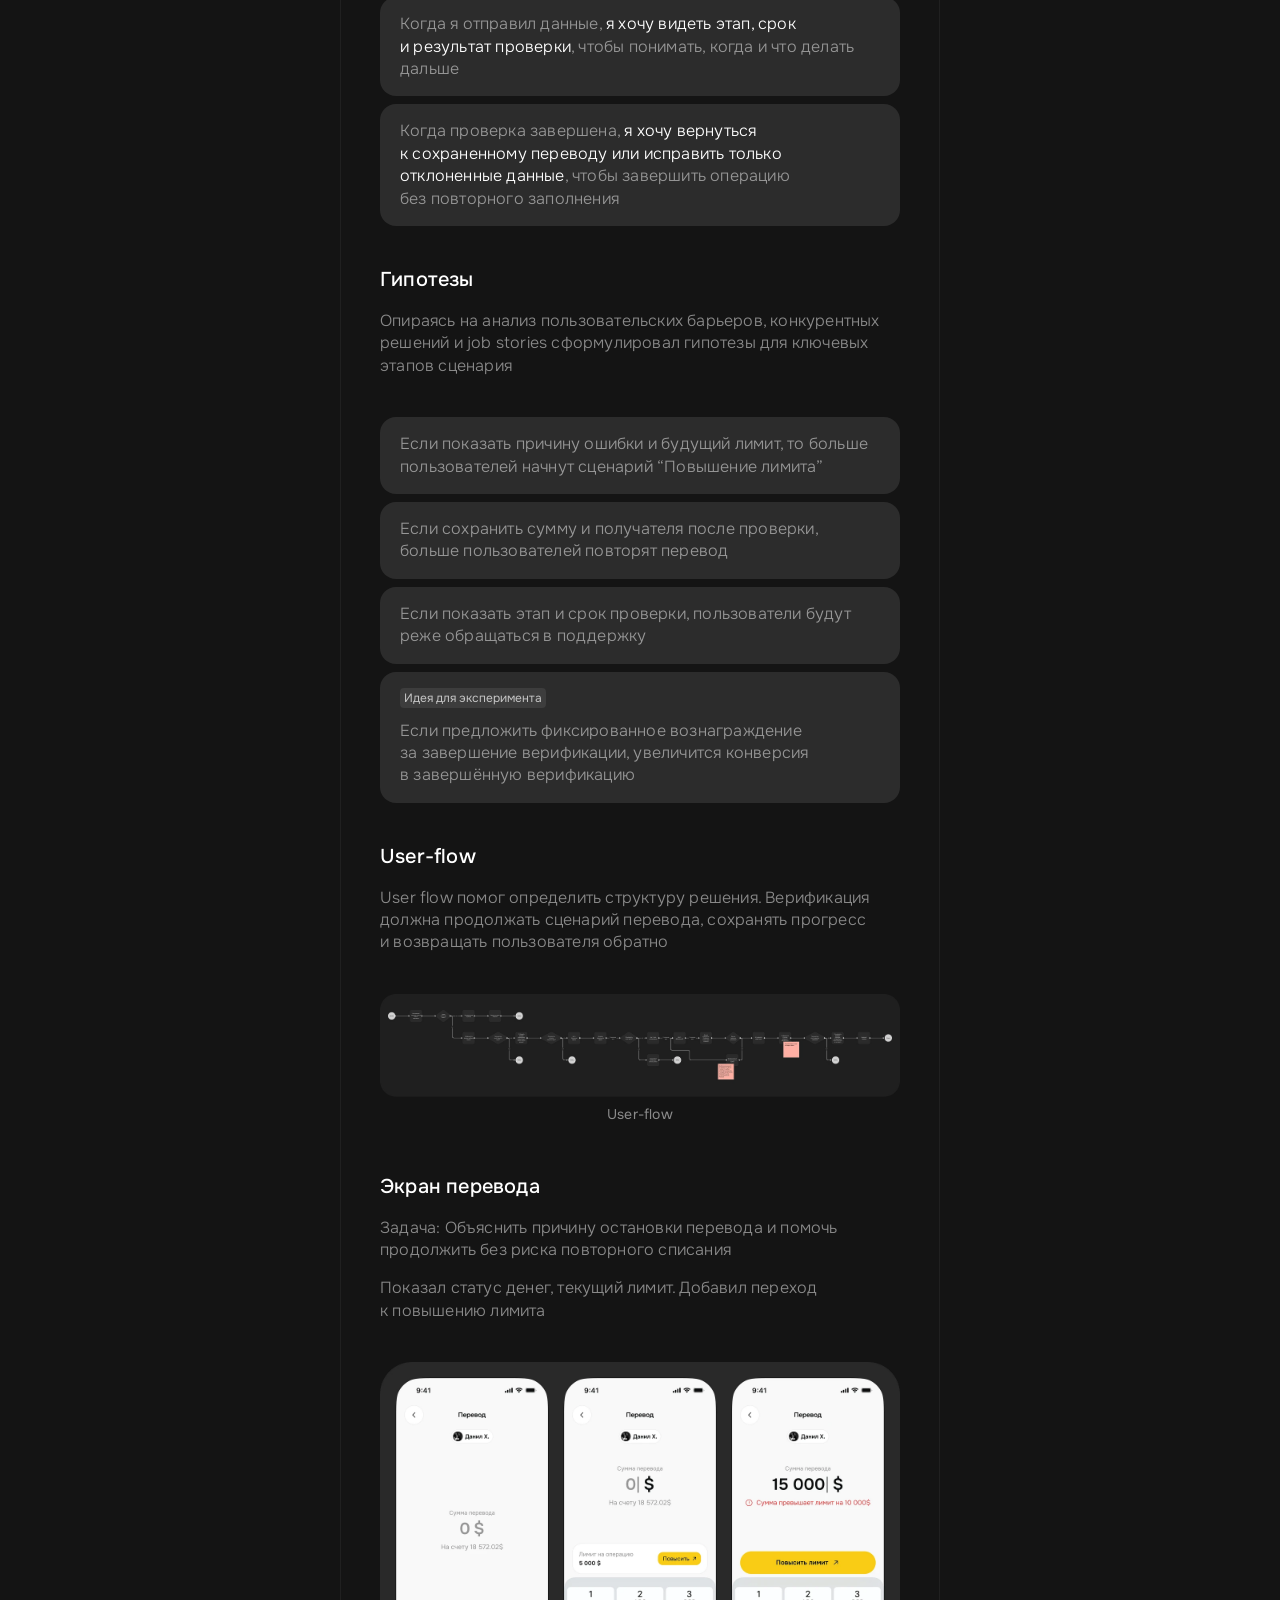
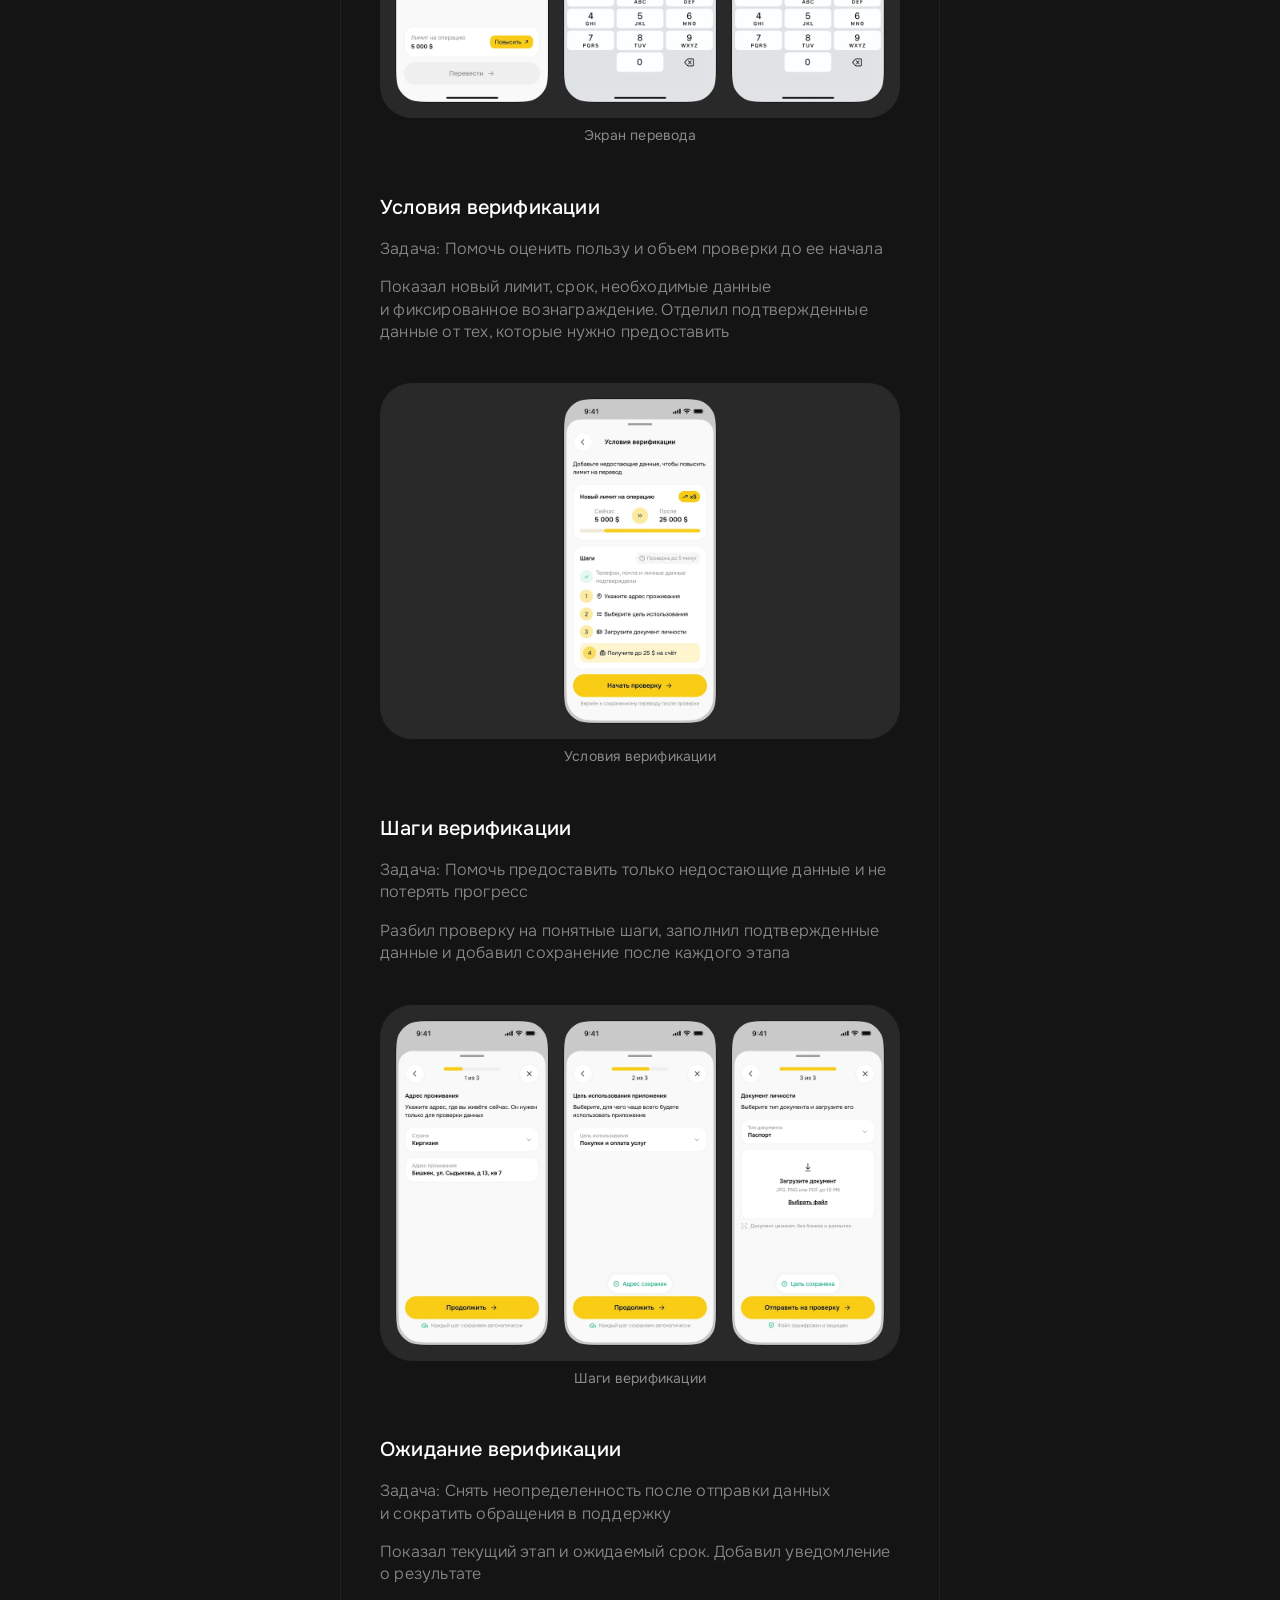
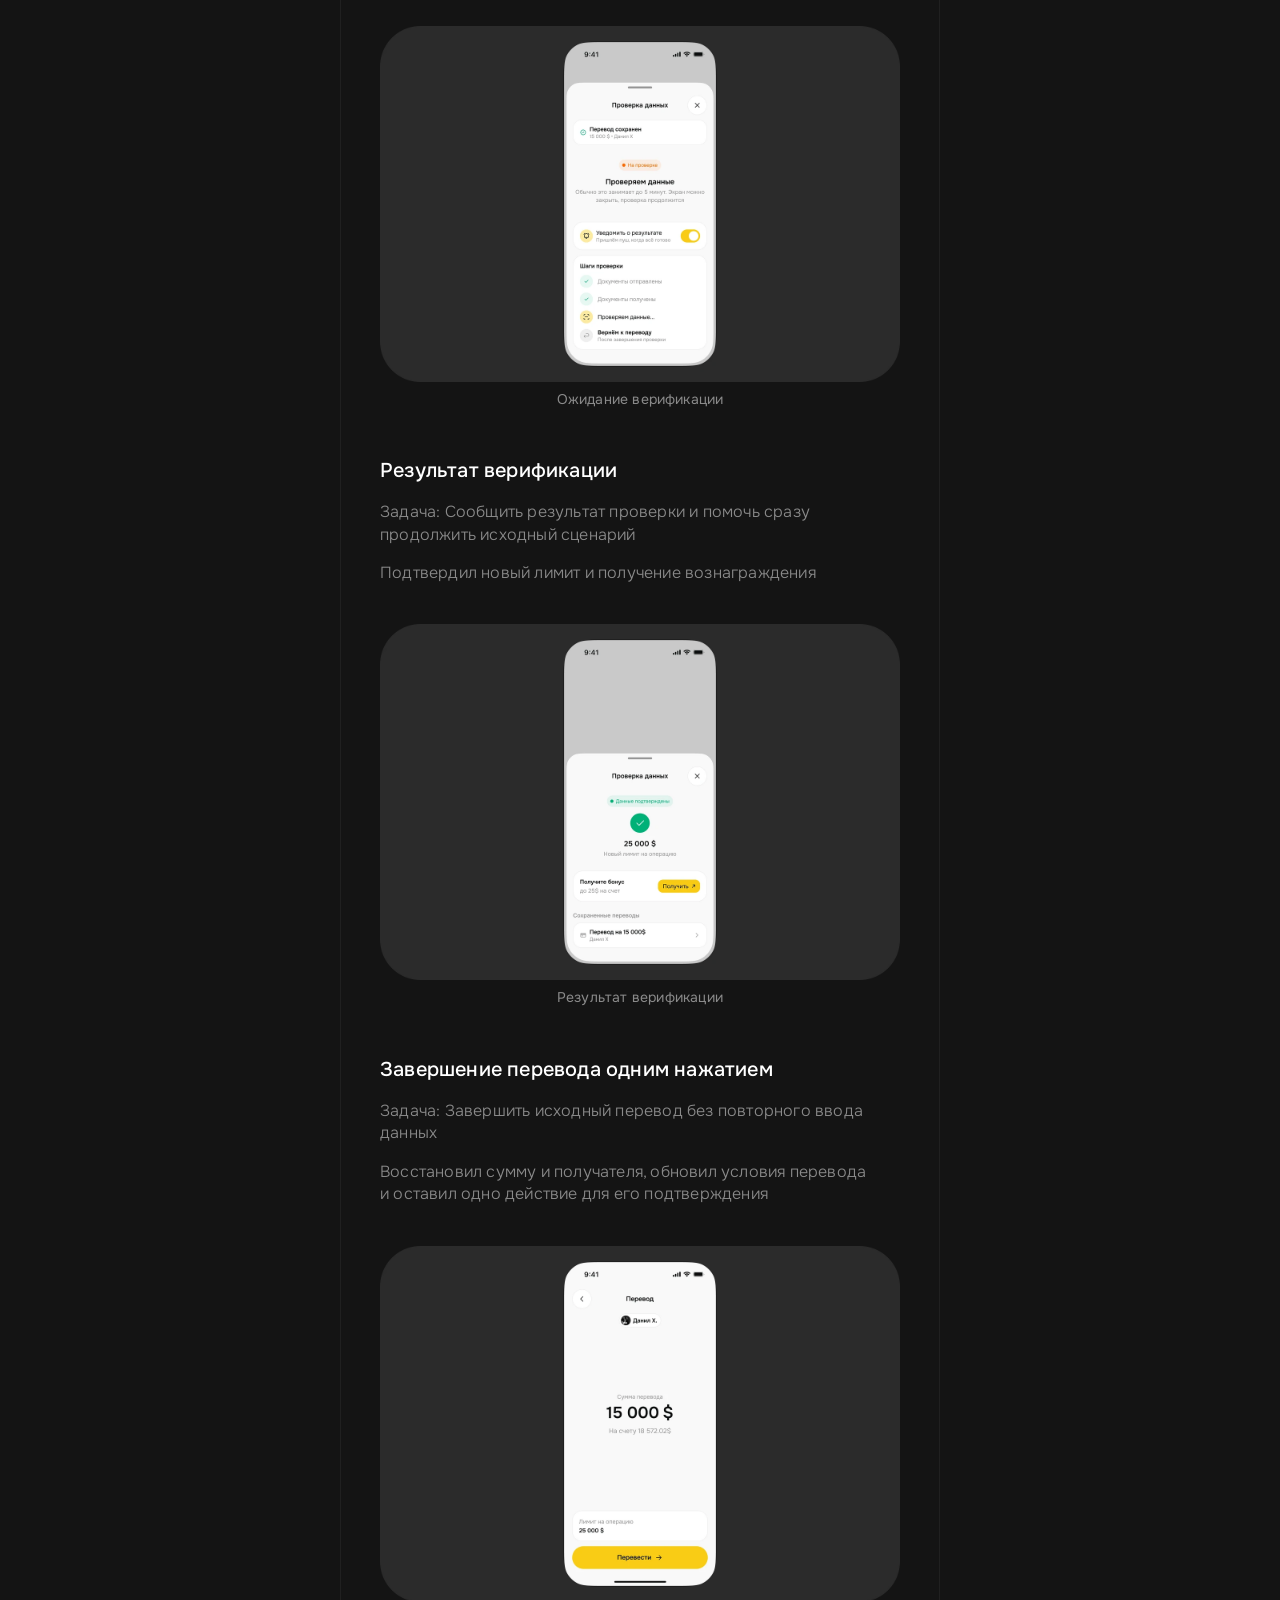
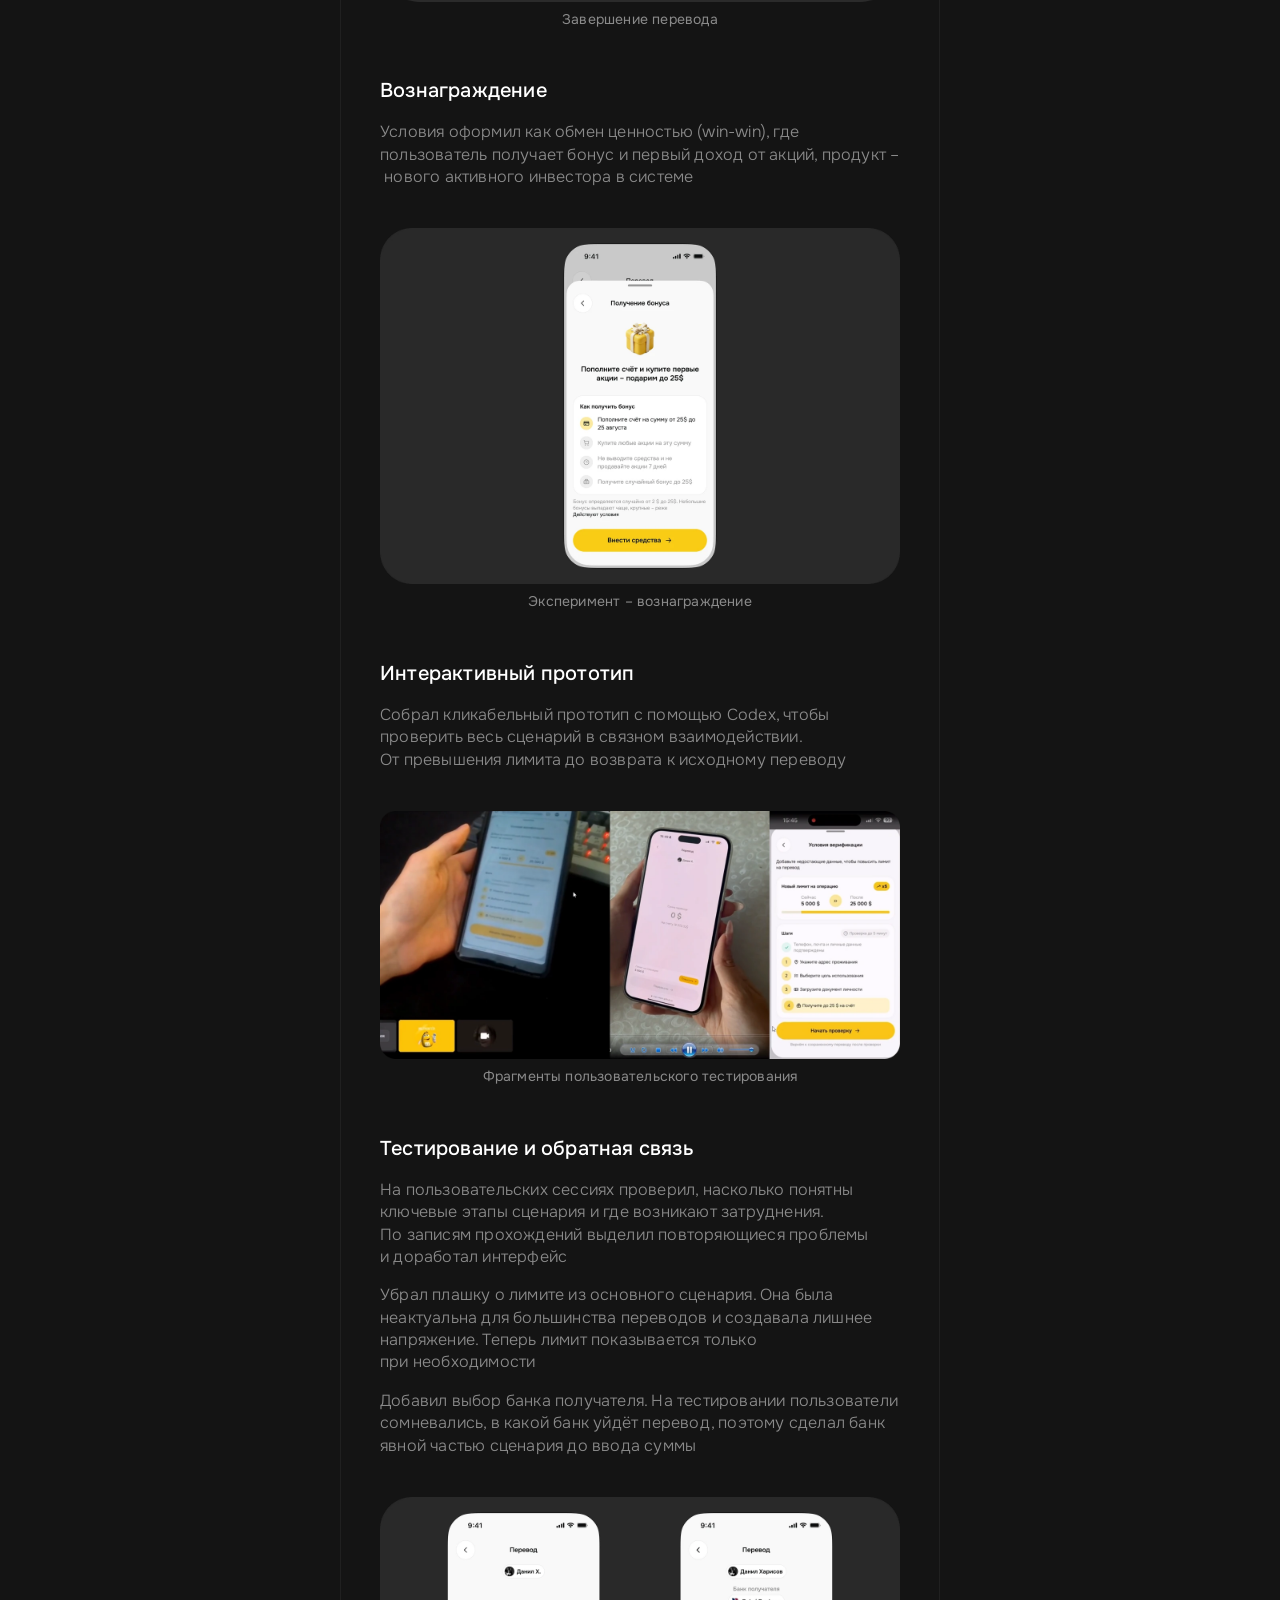
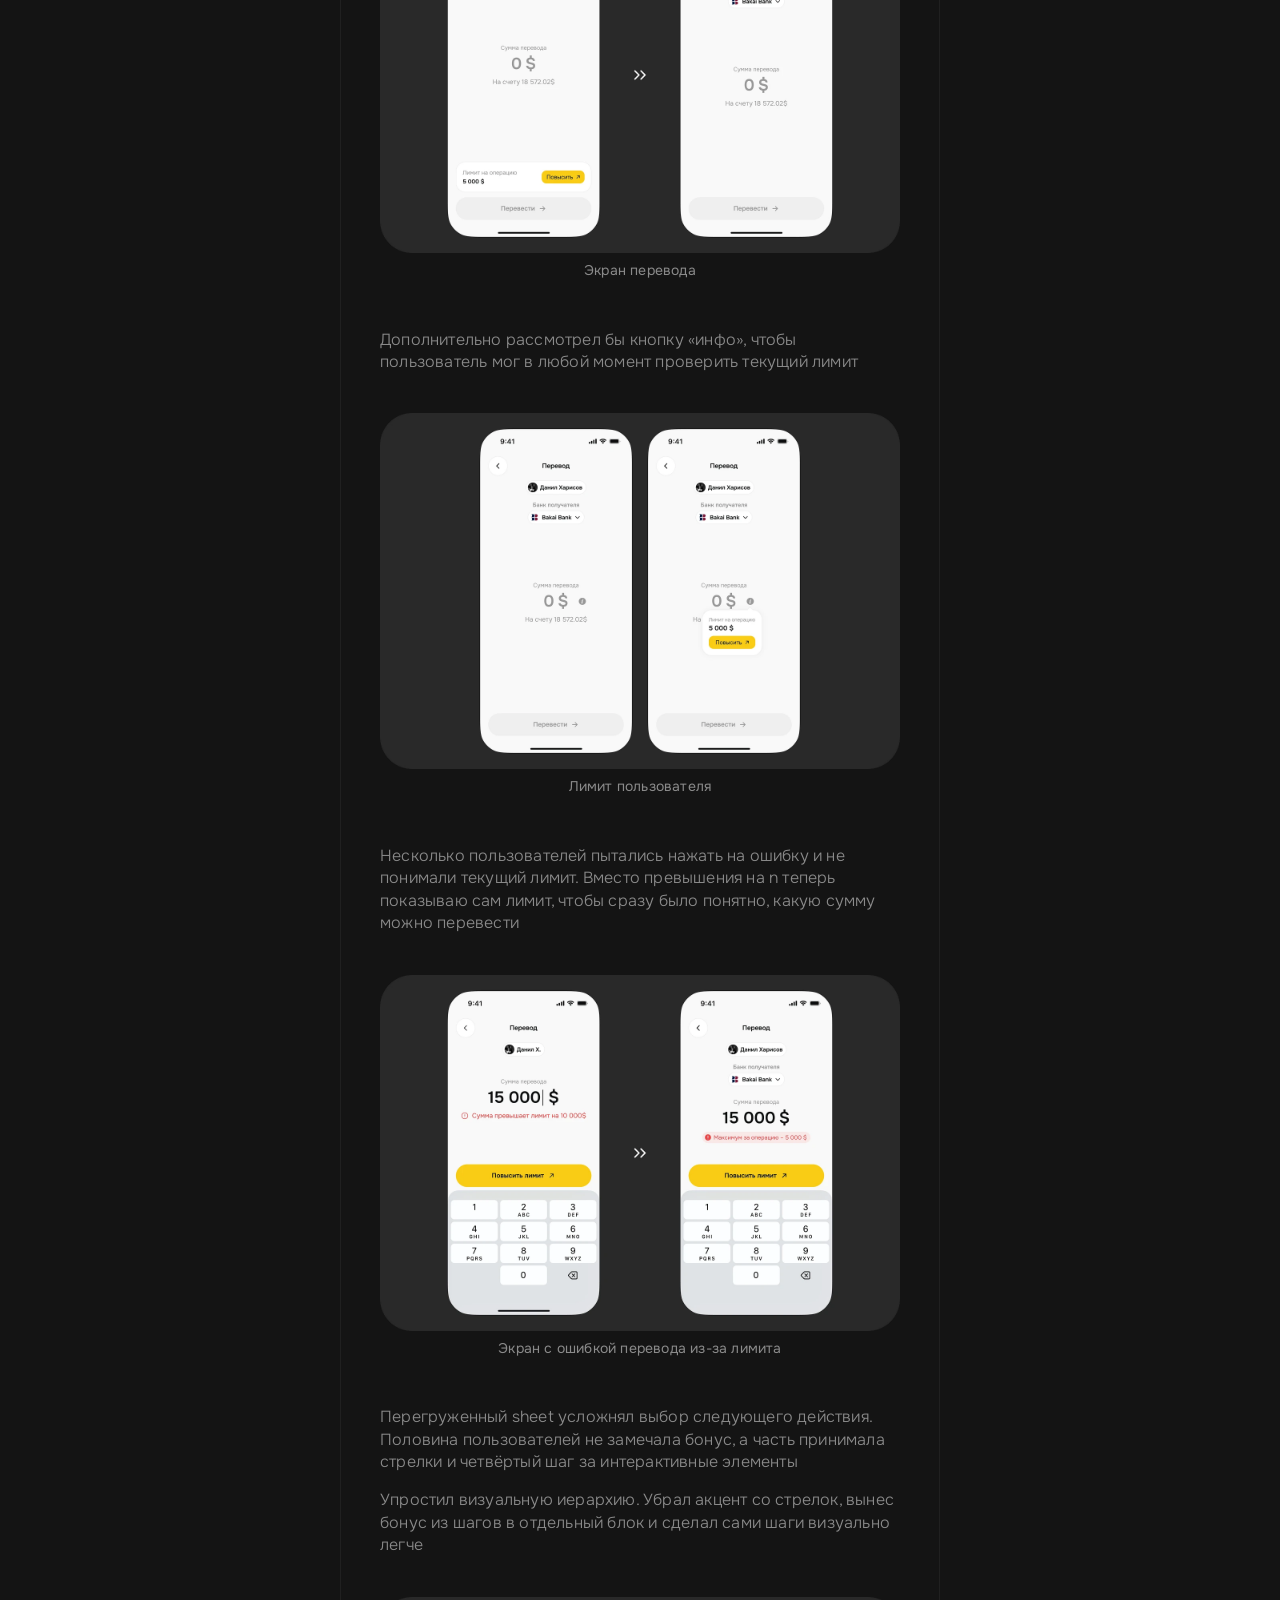
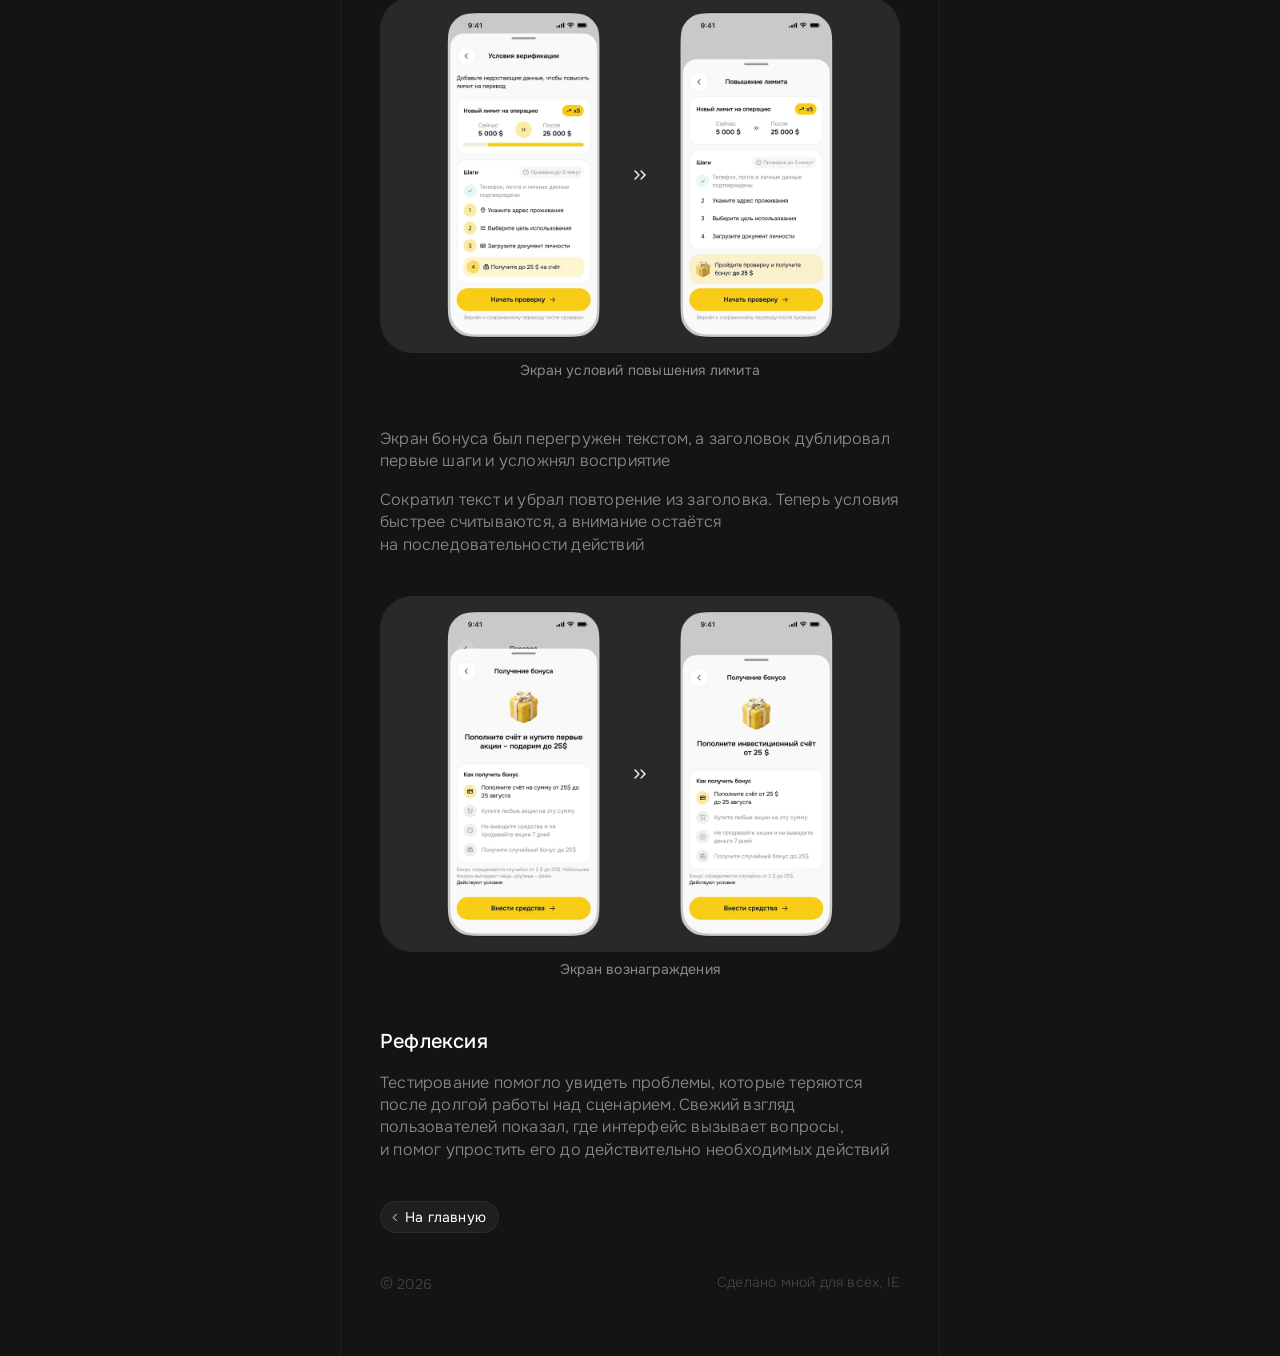
<file: exchange.html>
<!doctype html>
<html lang="ru">
  <head>
    <meta charset="UTF-8" />
    <script>document.documentElement.classList.add("js-enabled");</script>
    <meta name="viewport" content="width=device-width, initial-scale=1.0" />
    <meta name="description" content="Кейс Exchange: как провести пользователя через повышение лимита." />
    <meta name="theme-color" content="#141414" />
    <title>Exchange</title>
    <link rel="icon" href="src/icons/favicon16.svg" type="image/svg+xml" />
    <link rel="preconnect" href="https://fonts.googleapis.com" />
    <link rel="preconnect" href="https://fonts.gstatic.com" crossorigin />
    <link
      href="https://fonts.googleapis.com/css2?family=Onest:wght@300;400;500;600;700&display=swap"
      rel="stylesheet"
    />
    <link rel="stylesheet" href="styles.css?v=20260902-1" />
    <link rel="prefetch" href="./index.html" />
    <script src="components.js?v=20260902-2" defer></script>
    <script src="script.js?v=20260902-3" defer></script>
  </head>
  <body class="page case-study">
    <main class="main anchor-top" id="exchange-top">
      <header class="header" data-component="case-header"></header>
      <div class="story-content">
        <h1 class="story-content__title">Exchange</h1>
        <p class="story-content__description">Как провести пользователя через повышение лимита и KYC, сохранив исходный перевод и контекст операции</p>
      </div>
      <div class="before-after">
        <div
          class="image-block image-block--tagged"
          data-full-src="./src/img/e-result@4x.webp"
        >
          <div class="image-block__tag">Финальная версия</div>
          <div class="image-block__container">
            <img
              class="image-block__image"
              src="./src/img/e-result.webp"
              alt=""
              width="520"
              height="420"
              loading="lazy"
              decoding="async"
            >
          </div>
        </div>
      </div>
      <section class="story-section anchor-section" id="ex-context">
        <h2 class="story-section__title">Проблема</h2>
        <p class="story-section__description">Пользователь пытается перевести 15к$, но получает отказ из за лимита в 5к$. Он пугается за деньги, не понимает статус операции и опасается повторной регистрации</p>
      </section>
      <section class="story-section anchor-section">
        <h2 class="story-section__title">Задача</h2>
        <p class="story-section__description">Снять панику, снизить трение в KYC и завершить перевод</p>
      </section>
      <section class="story-section anchor-section">
        <h2 class="story-section__title">Моя роль</h2>
        <p class="story-section__description">
          Продуктовый дизайнер
        </p>
      </section>
      <section class="story-section anchor-section" id="ex-approach">
        <h2 class="story-section__title">Процесс работы</h2>
        <p class="story-section__description">Провёл конкурентный анализ 7 финансовых сервисов и разобрал сценарий целиком. От превышения лимита до завершения перевода после верификации</p>
        <p class="story-section__description">Сравнил, как продукты объясняют ограничения, проводят пользователя через KYC, показывают статус проверки и возвращают в исходную операцию. Повторяющиеся проблемы сгруппировал по этапам сценария</p>
        <div class="story-url-block">
        <a
          class="story-url"
          href="https://docs.google.com/spreadsheets/d/1IzsuJAeZbcdvulhQvx3fBoZG2PLoqZSHW5dQs7WRcTc/edit?gid=456598918#gid=456598918"
          target="_blank"
          rel="noopener noreferrer"
        >
          <span class="story-url__text">Открыть таблицу</span>
          <span class="story-url__icon-wrap" aria-hidden="true">
            <svg
              class="story-url__icon"
              width="20"
              height="20"
              viewBox="0 0 20 20"
              fill="none"
            >
              <path
                d="M5.83331 14.1666L14.1666 5.83331M14.1666 12.5V5.83331H7.49998"
                stroke="currentColor"
                stroke-width="1.2"
                stroke-linecap="round"
                stroke-linejoin="round"
              />
            </svg>
          </span>
        </a>
      </div>
      </section>
      <div
        class="image-block"
        data-full-src="./src/img/e-research@4x.webp"
      >
        <div class="image-block__container">
          <img
            class="image-block__image"
            src="./src/img/e-research.webp"
            alt=""
            width="720"
            height="609"
            loading="lazy"
            decoding="async"
          >
        </div>
        <div class="image-block__caption">Исследование</div>
      </div>
      <div
        class="image-block"
        data-full-src="./src/img/e-scenario@4x.webp"
      >
        <div class="image-block__container">
          <img
            class="image-block__image"
            src="./src/img/e-scenario.webp"
            alt=""
            width="720"
            height="609"
            loading="lazy"
            decoding="async"
          >
        </div>
        <div class="image-block__caption">Сценарии</div>
      </div>
      <section class="story-section">
        <p class="story-section__description">
          В анализируемых сценариях повторялись несколько проблем:
        </p>
      </section>
      <div class="block-list">
        <div class="block-list__item">
          <div class="block-list__text">Пользователю не всегда понятно, какое ограничение остановило перевод и что произошло с деньгами</div>
        </div>
        <div class="block-list__item">
          <div class="block-list__text">Повышение лимита уводит в отдельный сценарий верификации, при этом контекст перевода может потеряться</div>
        </div>
        <div class="block-list__item">
          <div class="block-list__text">При отклонении документов не всегда понятно, что именно нужно исправить</div>
        </div>
        <div class="block-list__item">
          <div class="block-list__text">Во время проверки не хватает прозрачного статуса и ожидаемого срока</div>
        </div>
        <div class="block-list__item">
          <div class="block-list__text">После успешной верификации пользователю может потребоваться заново собирать исходный перевод</div>
        </div>
        <div class="block-list__item">
          <div class="block-list__text">При выходе из KYC введённые данные могут не сохраняться</div>
        </div>
      </div>
      <section class="story-section anchor-section" id="ex-job-story">
        <h2 class="story-section__title">Job Story</h2>
        <p class="story-section__description">
          Выделил основные jobs, которые охватывают весь контекст:
        </p>
      </section>
      <div class="block-list">
        <div class="block-list__item">
          <div class="block-list__text">Когда перевод не проходит, <span class="white-selection">я хочу понять причину, статус операции и состояние денег</span>, чтобы безопасно выбрать следующий шаг</div>
        </div>
        <div class="block-list__item">
          <div class="block-list__text">Когда сумма превышает лимит, <span class="white-selection">я хочу увидеть текущий и будущий лимиты</span>, чтобы оценить пользу повышения</div>
        </div>
        <div class="block-list__item">
          <div class="block-list__text">Когда я начинаю повышение лимита, <span class="white-selection">я хочу видеть подтвержденные и недостающие данные</span>, чтобы заполнить только необходимое без повторной регистрации</div>
        </div>
        <div class="block-list__item">
          <div class="block-list__text">Когда я отправил данные, <span class="white-selection">я хочу видеть этап, срок и результат проверки</span>, чтобы понимать, когда и что делать дальше</div>
        </div>
        <div class="block-list__item">
          <div class="block-list__text">Когда проверка завершена, <span class="white-selection">я хочу вернуться к сохраненному переводу или исправить только отклоненные данные</span>, чтобы завершить операцию без повторного заполнения</div>
        </div>
      </div>
      <section class="story-section anchor-section" id="ex-hypotheses">
        <h2 class="story-section__title">Гипотезы</h2>
        <p class="story-section__description">Опираясь на анализ пользовательских барьеров, конкурентных решений и job stories сформулировал гипотезы для ключевых этапов сценария</p>
      </section>
      <div class="block-list">
        <div class="block-list__item">
          <div class="block-list__text">Если показать причину ошибки и будущий лимит, то больше пользователей начнут сценарий “Повышение лимита”</div>
        </div>
        <div class="block-list__item">
          <div class="block-list__text">Если сохранить сумму и получателя после проверки, больше пользователей повторят перевод</div>
        </div>
        <div class="block-list__item">
          <div class="block-list__text">Если показать этап и срок проверки, пользователи будут реже обращаться в поддержку</div>
        </div>
        <div class="block-list__item block-list__item--tagged">
          <span class="block-list__tag">Идея для эксперимента</span>
          <div class="block-list__text">Если предложить фиксированное вознаграждение за завершение верификации, увеличится конверсия в завершённую верификацию</div>
        </div>
      </div>
      <section class="story-section anchor-section" id="ex-user-flow">
        <h2 class="story-section__title">User-flow</h2>
        <p class="story-section__description">User flow помог определить структуру решения. Верификация должна продолжать сценарий перевода, сохранять прогресс и возвращать пользователя обратно</p>
      </section>
      <div
        class="image-block"
        data-full-src="./src/img/e-user-flow@4x.webp"
      >
        <div class="image-block__container">
          <img
            class="image-block__image"
            src="./src/img/e-user-flow.webp"
            alt=""
            width="720"
            height="609"
            loading="lazy"
            decoding="async"
          >
        </div>
        <div class="image-block__caption">User-flow</div>
      </div>
      <section class="story-section anchor-section" id="ex-solution">
        <h2 class="story-section__title">Экран перевода</h2>
        <p class="story-section__description">Задача: Объяснить причину остановки перевода и помочь продолжить без риска повторного списания</p>
        <p class="story-section__description">Показал статус денег, текущий лимит. Добавил переход к повышению лимита</p>
      </section>
      <div
        class="image-block"
        data-full-src="./src/img/e-transfer-before@4x.webp"
      >
        <div class="image-block__container">
          <img
            class="image-block__image"
            src="./src/img/e-transfer-before.webp"
            alt=""
            width="720"
            height="609"
            loading="lazy"
            decoding="async"
          >
        </div>
        <div class="image-block__caption">Экран перевода</div>
      </div>
      <section class="story-section anchor-section">
        <h2 class="story-section__title">Условия верификации</h2>
        <p class="story-section__description">Задача: Помочь оценить пользу и объем проверки до ее начала</p>
        <p class="story-section__description">Показал новый лимит, срок, необходимые данные и фиксированное вознаграждение. Отделил подтвержденные данные от тех, которые нужно предоставить</p>
      </section>
      <div
        class="image-block"
        data-full-src="./src/img/e-kyc-before@4x.webp"
      >
        <div class="image-block__container">
          <img
            class="image-block__image"
            src="./src/img/e-kyc-before.webp"
            alt=""
            width="720"
            height="609"
            loading="lazy"
            decoding="async"
          >
        </div>
        <div class="image-block__caption">Условия верификации</div>
      </div>
      <section class="story-section anchor-section">
        <h2 class="story-section__title">Шаги верификации</h2>
        <p class="story-section__description">Задача: Помочь предоставить только недостающие данные и не потерять прогресс</p>
        <p class="story-section__description">Разбил проверку на понятные шаги, заполнил подтвержденные данные и добавил сохранение после каждого этапа</p>
      </section>
      <div
        class="image-block"
        data-full-src="./src/img/e-steps@4x.webp"
      >
        <div class="image-block__container">
          <img
            class="image-block__image"
            src="./src/img/e-steps.webp"
            alt=""
            width="720"
            height="609"
            loading="lazy"
            decoding="async"
          >
        </div>
        <div class="image-block__caption">Шаги верификации</div>
      </div>
      <section class="story-section anchor-section">
        <h2 class="story-section__title">Ожидание верификации</h2>
        <p class="story-section__description">Задача: Снять неопределенность после отправки данных и сократить обращения в поддержку</p>
        <p class="story-section__description">Показал текущий этап и ожидаемый срок. Добавил уведомление о результате</p>
      </section>
      <div
        class="image-block"
        data-full-src="./src/img/e-waiting@4x.webp"
      >
        <div class="image-block__container">
          <img
            class="image-block__image"
            src="./src/img/e-waiting.webp"
            alt=""
            width="720"
            height="609"
            loading="lazy"
            decoding="async"
          >
        </div>
        <div class="image-block__caption">Ожидание верификации</div>
      </div>
      <section class="story-section anchor-section">
        <h2 class="story-section__title">Результат верификации</h2>
        <p class="story-section__description">Задача: Сообщить результат проверки и помочь сразу продолжить исходный сценарий</p>
        <p class="story-section__description">Подтвердил новый лимит и получение вознаграждения</p>
      </section>
      <div
        class="image-block"
        data-full-src="./src/img/e-done@4x.webp"
      >
        <div class="image-block__container">
          <img
            class="image-block__image"
            src="./src/img/e-done.webp"
            alt=""
            width="720"
            height="609"
            loading="lazy"
            decoding="async"
          >
        </div>
        <div class="image-block__caption">Результат верификации</div>
      </div>
      <section class="story-section anchor-section">
        <h2 class="story-section__title">Завершение перевода одним нажатием</h2>
        <p class="story-section__description">Задача: Завершить исходный перевод без повторного ввода данных</p>
        <p class="story-section__description">Восстановил сумму и получателя, обновил условия перевода и оставил одно действие для его подтверждения</p>
      </section>
      <div
        class="image-block"
        data-full-src="./src/img/e-success@4x.webp"
      >
        <div class="image-block__container">
          <img
            class="image-block__image"
            src="./src/img/e-success.webp"
            alt=""
            width="720"
            height="609"
            loading="lazy"
            decoding="async"
          >
        </div>
        <div class="image-block__caption">Завершение перевода</div>
      </div>
      <section class="story-section anchor-section">
        <h2 class="story-section__title">Вознаграждение</h2>
        <p class="story-section__description">Условия оформил как обмен ценностью (win-win), где пользователь получает бонус и первый доход от акций, продукт – нового активного инвестора в системе</p>
      </section>
      <div
        class="image-block"
        data-full-src="./src/img/e-gift-before@4x.webp"
      >
        <div class="image-block__container">
          <img
            class="image-block__image"
            src="./src/img/e-gift-before.webp"
            alt=""
            width="720"
            height="609"
            loading="lazy"
            decoding="async"
          >
        </div>
        <div class="image-block__caption">Эксперимент – вознаграждение</div>
      </div>
      <section class="story-section anchor-section" id="ex-prototype">
        <h2 class="story-section__title">Интерактивный прототип</h2>
        <p class="story-section__description">Собрал кликабельный прототип с помощью Codex, чтобы проверить весь сценарий в связном взаимодействии. От превышения лимита до возврата к исходному переводу</p>
      </section>
      <div
        class="image-block"
        data-full-src="./src/img/e-testing@4x.webp"
      >
        <div class="image-block__container">
          <img
            class="image-block__image"
            src="./src/img/e-testing.webp"
            alt=""
            width="720"
            height="609"
            loading="lazy"
            decoding="async"
          >
        </div>
        <div class="image-block__caption">Фрагменты пользовательского тестирования</div>
      </div>
      <section class="story-section anchor-section" id="ex-feedback">
        <h2 class="story-section__title">Тестирование и обратная связь</h2>
        <p class="story-section__description">На пользовательских сессиях проверил, насколько понятны ключевые этапы сценария и где возникают затруднения. По записям прохождений выделил повторяющиеся проблемы и доработал интерфейс</p>
        <p class="story-section__description">Убрал плашку о лимите из основного сценария. Она была неактуальна для большинства переводов и создавала лишнее напряжение. Теперь лимит показывается только при необходимости</p>
        <p class="story-section__description">Добавил выбор банка получателя. На тестировании пользователи сомневались, в какой банк уйдёт перевод, поэтому сделал банк явной частью сценария до ввода суммы</p>
      </section>
      <div
        class="image-block"
        data-full-src="./src/img/e-transfer-after@4x.webp"
      >
        <div class="image-block__container">
          <img
            class="image-block__image"
            src="./src/img/e-transfer-after.webp"
            alt=""
            width="720"
            height="609"
            loading="lazy"
            decoding="async"
          >
        </div>
        <div class="image-block__caption">Экран перевода</div>
      </div>
      <section class="story-section">
        <p class="story-section__description">
          Дополнительно рассмотрел бы кнопку «инфо», чтобы пользователь мог в любой момент проверить текущий лимит
        </p>
      </section>
      <div
        class="image-block"
        data-full-src="./src/img/e-limit@4x.webp"
      >
        <div class="image-block__container">
          <img
            class="image-block__image"
            src="./src/img/e-limit.webp"
            alt=""
            width="720"
            height="609"
            loading="lazy"
            decoding="async"
          >
        </div>
        <div class="image-block__caption">Лимит пользователя</div>
      </div>
      <section class="story-section">
        <p class="story-section__description">
          Несколько пользователей пытались нажать на ошибку и не понимали текущий лимит. Вместо превышения на n теперь показываю сам лимит, чтобы сразу было понятно, какую сумму можно перевести
        </p>
      </section>
      <div
        class="image-block"
        data-full-src="./src/img/e-warning@4x.webp"
      >
        <div class="image-block__container">
          <img
            class="image-block__image"
            src="./src/img/e-warning.webp"
            alt=""
            width="720"
            height="609"
            loading="lazy"
            decoding="async"
          >
        </div>
        <div class="image-block__caption">Экран с ошибкой перевода из-за лимита</div>
      </div>
      <section class="story-section">
        <p class="story-section__description">
          Перегруженный sheet усложнял выбор следующего действия. Половина пользователей не замечала бонус, а часть принимала стрелки и четвёртый шаг за интерактивные элементы
        </p>
        <p class="story-section__description">
          Упростил визуальную иерархию. Убрал акцент со стрелок, вынес бонус из шагов в отдельный блок и сделал сами шаги визуально легче
        </p>
      </section>
      <div
        class="image-block"
        data-full-src="./src/img/e-kyc-after@4x.webp"
      >
        <div class="image-block__container">
          <img
            class="image-block__image"
            src="./src/img/e-kyc-after.webp"
            alt=""
            width="720"
            height="609"
            loading="lazy"
            decoding="async"
          >
        </div>
        <div class="image-block__caption">Экран условий повышения лимита</div>
      </div>
      <section class="story-section">
        <p class="story-section__description">
          Экран бонуса был перегружен текстом, а заголовок дублировал первые шаги и усложнял восприятие
        </p>
        <p class="story-section__description">
          Сократил текст и убрал повторение из заголовка. Теперь условия быстрее считываются, а внимание остаётся на последовательности действий
        </p>
      </section>
      <div
        class="image-block"
        data-full-src="./src/img/e-gift-after@4x.webp"
      >
        <div class="image-block__container">
          <img
            class="image-block__image"
            src="./src/img/e-gift-after.webp"
            alt=""
            width="720"
            height="609"
            loading="lazy"
            decoding="async"
          >
        </div>
        <div class="image-block__caption">Экран вознаграждения</div>
      </div>
      <section class="story-section anchor-section" id="ex-reflection">
        <h2 class="story-section__title">Рефлексия</h2>
        <p class="story-section__description">Тестирование помогло увидеть проблемы, которые теряются после долгой работы над сценарием. Свежий взгляд пользователей показал, где интерфейс вызывает вопросы, и помог упростить его до действительно необходимых действий</p>
      </section>
      <div class="action-block" data-component="case-actions"></div>
      <footer class="footer" data-component="site-footer"></footer>
    </main>
    <nav
      class="page-anchor"
      aria-label="Навигация по разделам"
      data-anchor-nav
      data-component="case-anchor"
    ></nav>
  </body>
</html>
</file>
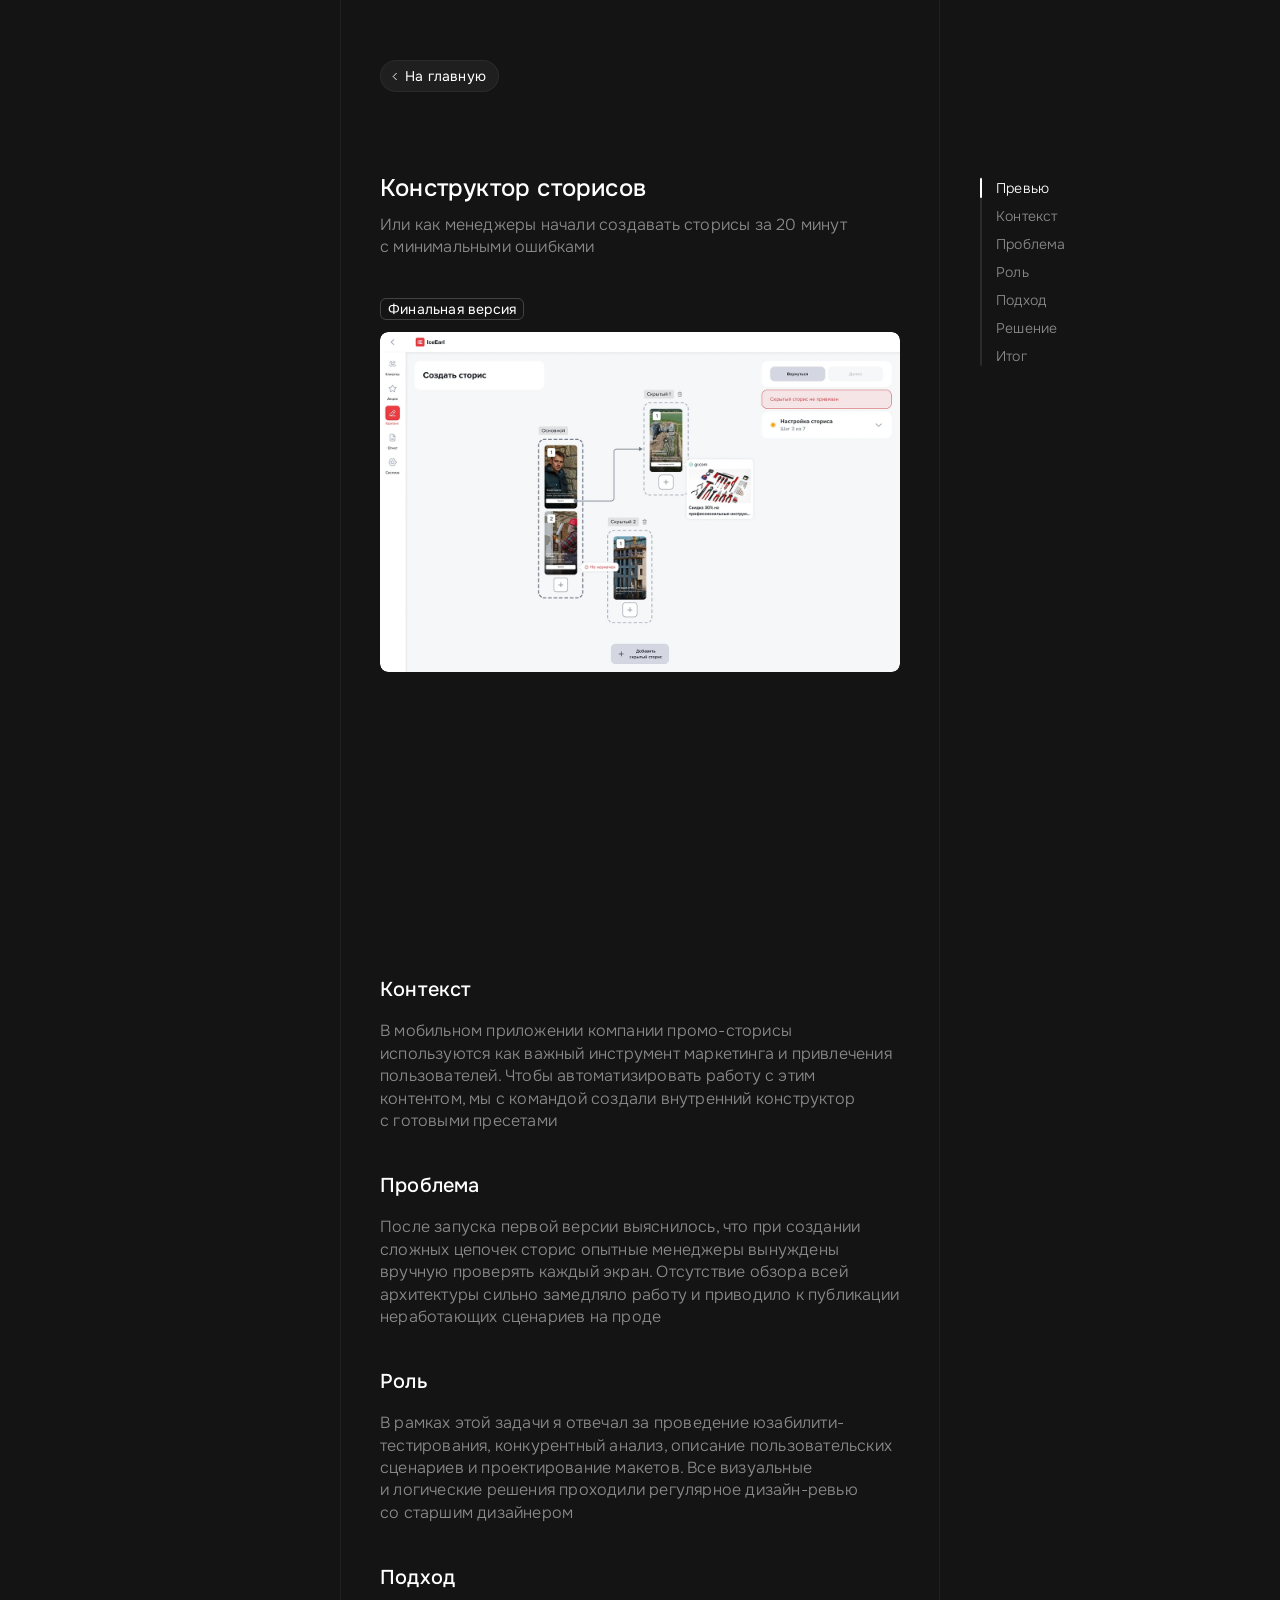
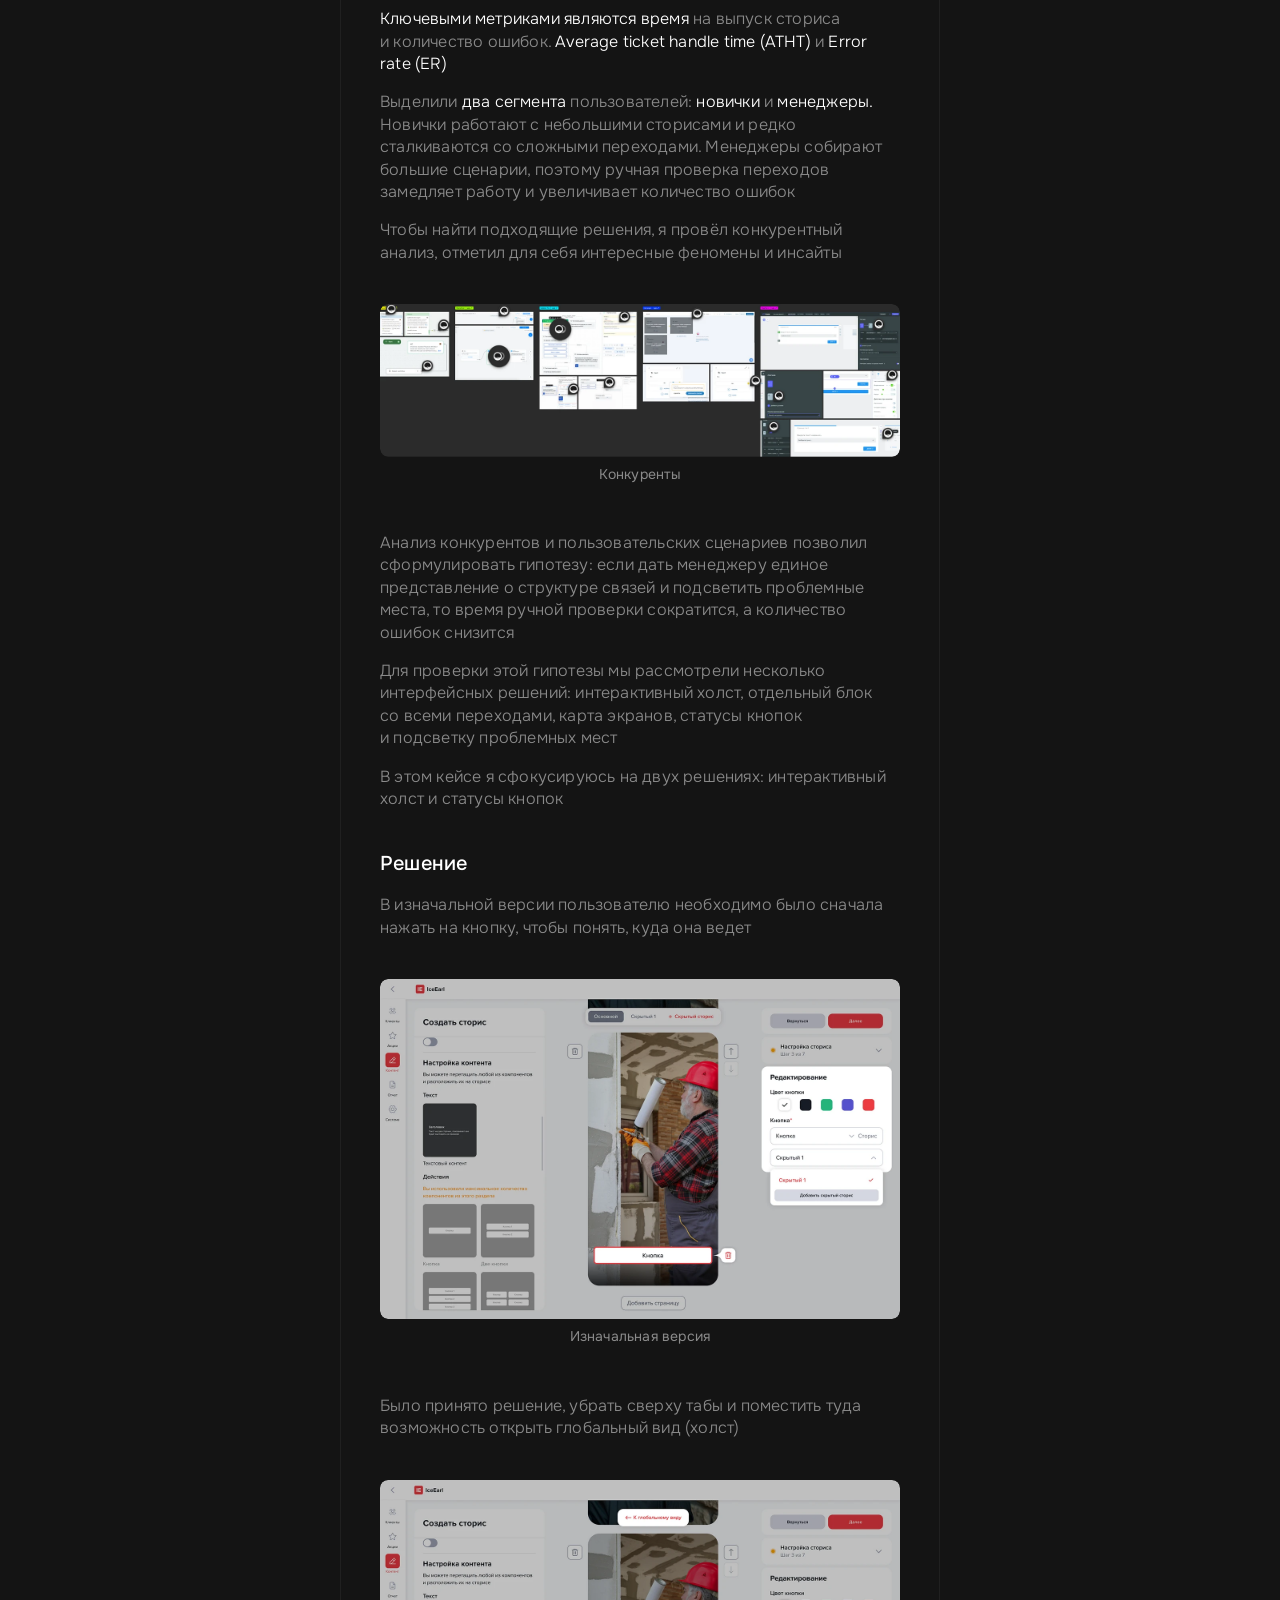
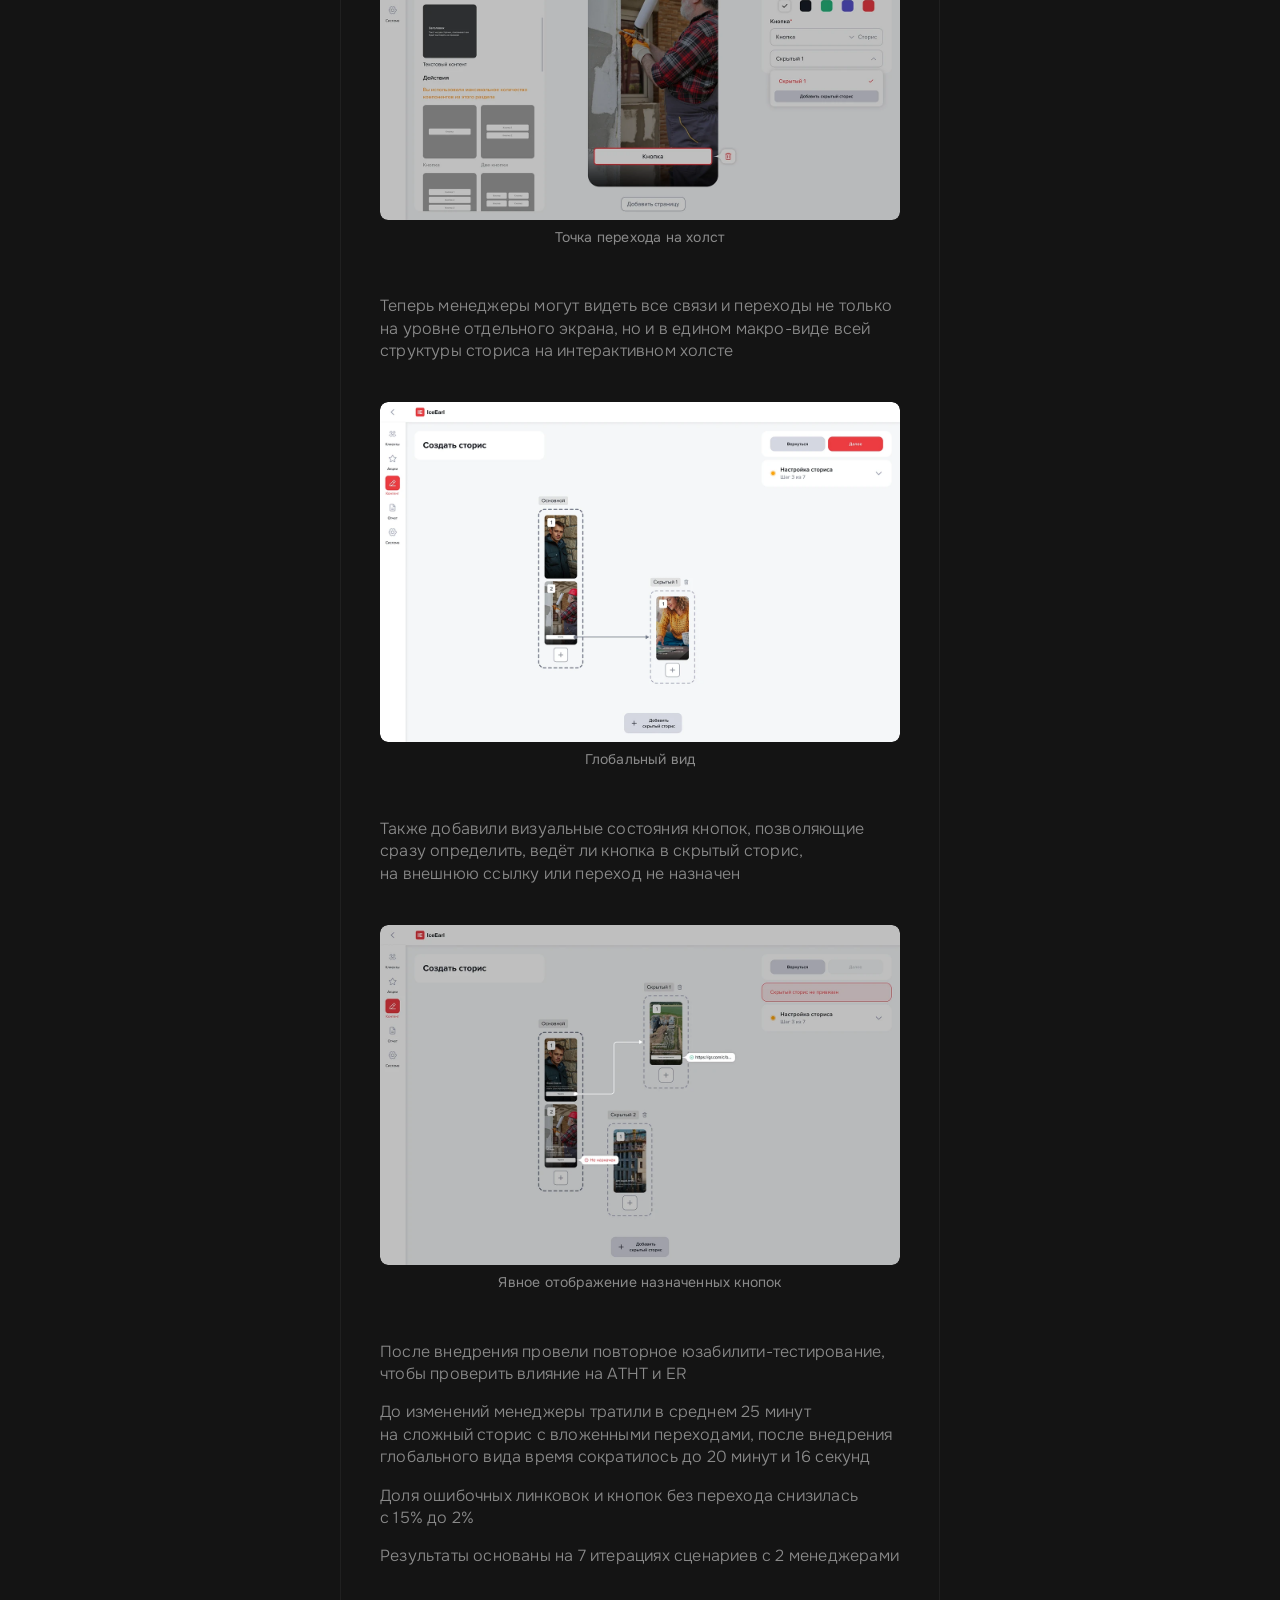
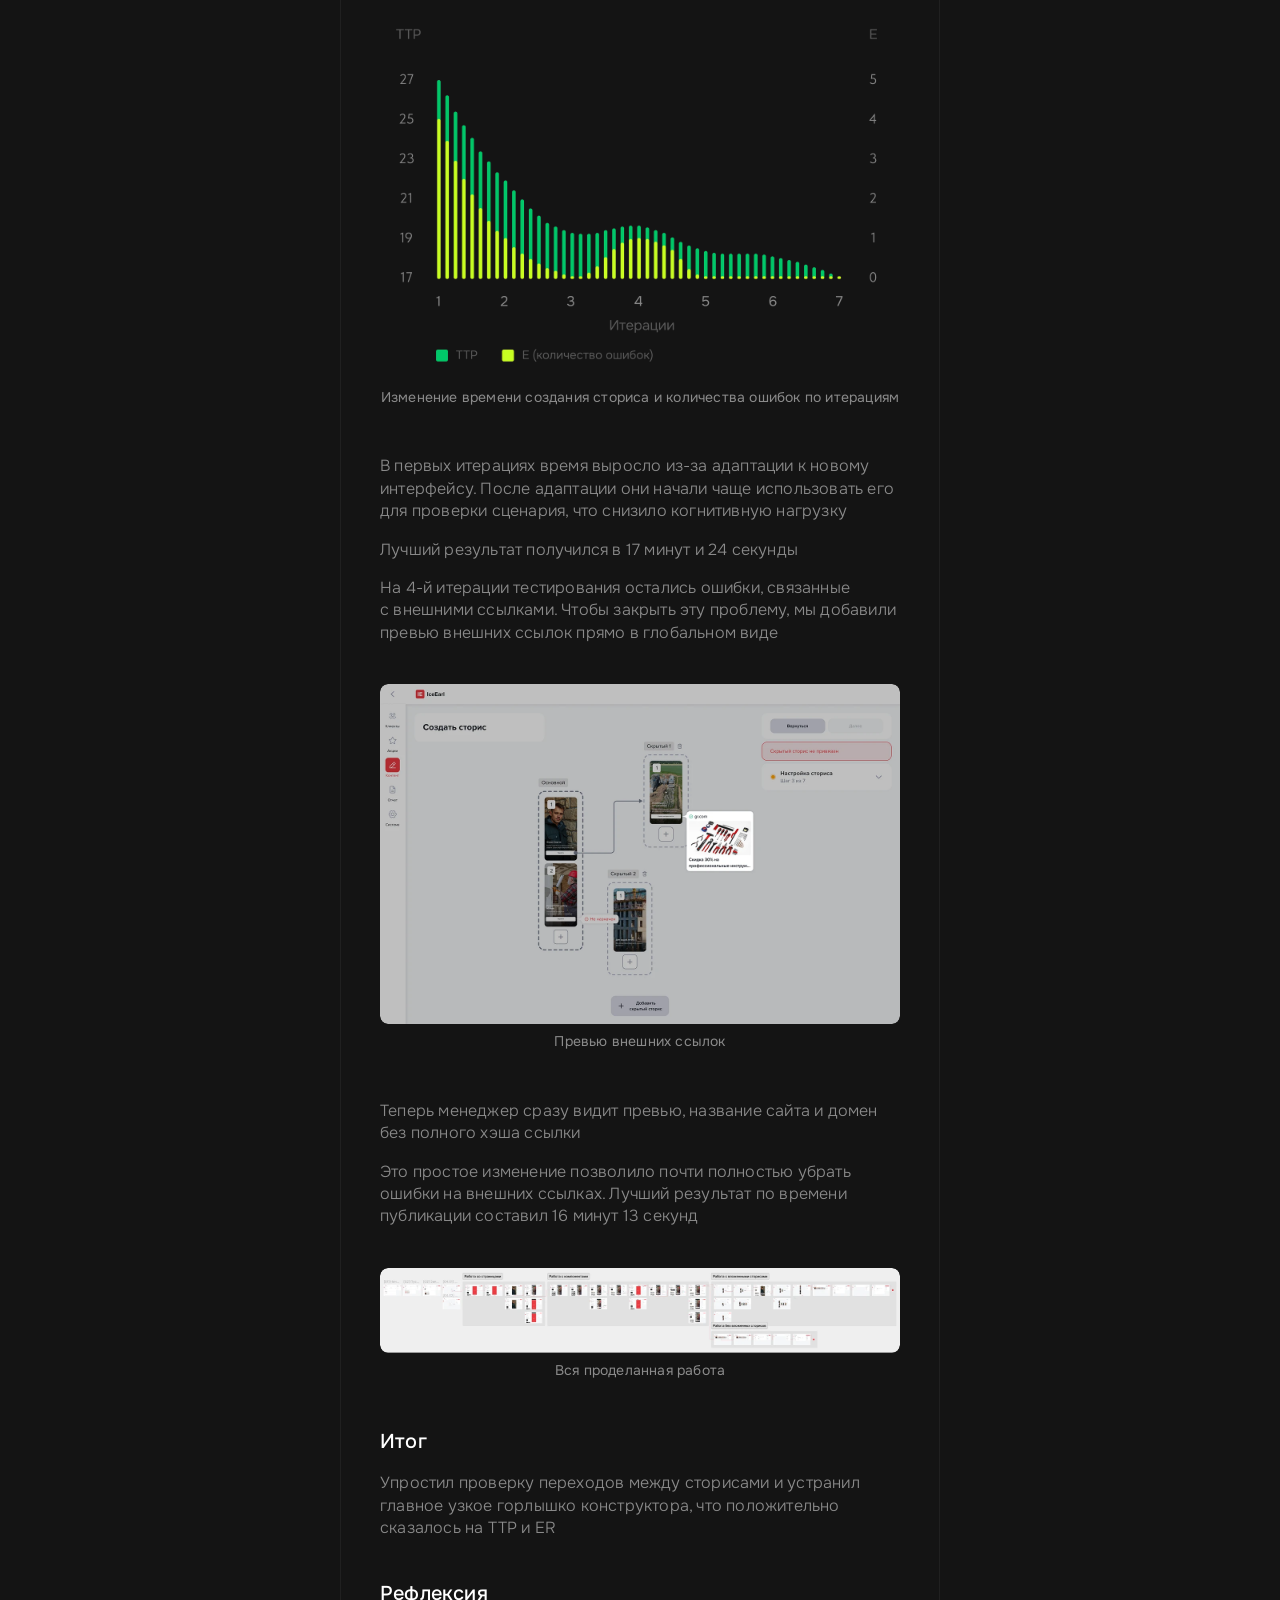
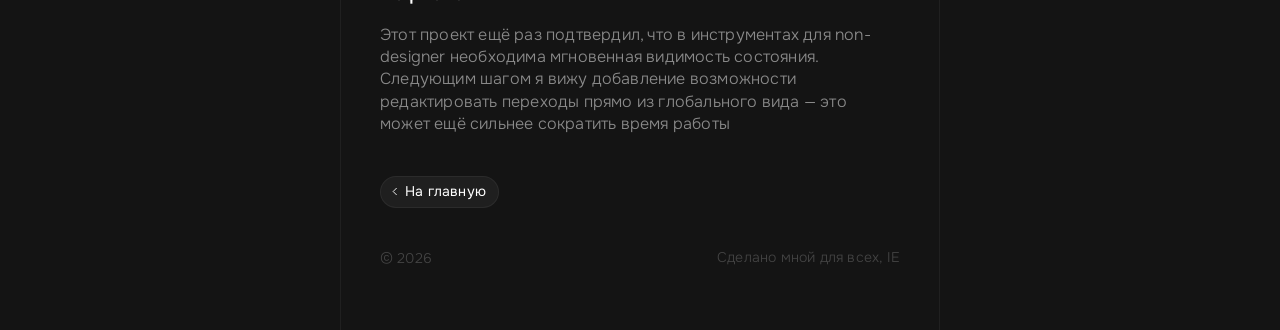
<file: story-builder.html>
<!doctype html>
<html lang="ru">
  <head>
    <meta charset="UTF-8" />
    <script>document.documentElement.classList.add("js-enabled");</script>
    <meta name="viewport" content="width=device-width, initial-scale=1.0" />
    <meta name="description" content="Кейс о проектировании конструктора сторисов, который ускорил создание сценариев и снизил количество ошибок." />
    <meta name="theme-color" content="#141414" />
    <title>Конструктор сторисов</title>
    <link rel="icon" href="src/icons/favicon16.svg" type="image/svg+xml" />
    <link rel="preconnect" href="https://fonts.googleapis.com" />
    <link rel="preconnect" href="https://fonts.gstatic.com" crossorigin />
    <link
      href="https://fonts.googleapis.com/css2?family=Onest:wght@300;400;500;600;700&display=swap"
      rel="stylesheet"
    />
    <link rel="stylesheet" href="styles.css?v=20260902-1" />
    <link rel="prefetch" href="./index.html" />
    <script src="components.js?v=20260902-2" defer></script>
    <script src="script.js?v=20260902-3" defer></script>
  </head>
  <body class="page case-study">
    <main class="main anchor-top" id="story-builder-top">
      <header class="header" data-component="case-header"></header>
      <div class="story-content">
        <h1 class="story-content__title">Конструктор сторисов</h1>
        <p class="story-content__description">
          Или как менеджеры начали создавать сторисы за 20 минут с минимальными ошибками
        </p>
      </div>

      <div class="before-after">
        <div
          class="image-block image-block--tagged"
          data-full-src="./src/img/s-final@4x.webp"
        >
          <div class="image-block__tag">Финальная версия</div>
          <div class="image-block__container">
            <img
              class="image-block__image"
              src="./src/img/s-final.webp"
              alt=""
              width="520"
              height="420"
              loading="lazy"
              decoding="async"
            >
          </div>
        </div>
      </div>
      <div
        class="image-block result"
        data-full-src="./src/img/s-result@4x.webp"
      >
        <div class="image-block__container">
          <img
            class="image-block__image"
            src="./src/img/s-result.webp"
            alt=""
            width="720"
            height="609"
            loading="lazy"
            decoding="async"
          >
        </div>
      </div>

      <section class="story-section anchor-section" id="sb-context">
        <h2 class="story-section__title">Контекст</h2>
        <p class="story-section__description">
          В мобильном приложении компании промо-сторисы используются как важный инструмент маркетинга и привлечения пользователей. Чтобы автоматизировать работу с этим контентом, мы с командой создали внутренний конструктор с готовыми пресетами
        </p>
      </section>
      <section class="story-section anchor-section" id="sb-problem">
        <h2 class="story-section__title">Проблема</h2>
        <p class="story-section__description">
          После запуска первой версии выяснилось, что при создании сложных цепочек сторис опытные менеджеры вынуждены вручную проверять каждый экран. Отсутствие обзора всей архитектуры сильно замедляло работу и приводило к публикации неработающих сценариев на проде
        </p>
      </section>
      <section class="story-section anchor-section" id="sb-role">
        <h2 class="story-section__title">Роль</h2>
        <p class="story-section__description">
          В рамках этой задачи я отвечал за проведение юзабилити-тестирования, конкурентный анализ, описание пользовательских сценариев и проектирование макетов. Все визуальные и логические решения проходили регулярное дизайн-ревью со старшим дизайнером
        </p>
      </section>
      <section class="story-section anchor-section" id="sb-approach">
        <h2 class="story-section__title">Подход</h2>
        <p class="story-section__description">
          <span class="white-selection">Ключевыми метриками являются время</span>
          на выпуск сториса и количество ошибок.
          <span class="white-selection">Average ticket handle time (ATHT)</span>
          и 
          <span class="white-selection">Error rate (ER)</span>
        </p>
        <p class="story-section__description">
          Выделили
          <span class="white-selection">два сегмента</span>
           пользователей:
           <span class="white-selection">новички</span>
          и
           <span class="white-selection">менеджеры.</span>
          Новички работают с небольшими сторисами и редко сталкиваются со сложными переходами. Менеджеры собирают большие сценарии, поэтому ручная проверка переходов замедляет работу и увеличивает количество ошибок
        </p>
        <p class="story-section__description">
          Чтобы найти подходящие решения, я провёл конкурентный анализ, отметил для себя интересные феномены и инсайты
        </p>
      </section>
      <div
        class="image-block"
        data-full-src="./src/img/s-competitors@4x.webp"
      >
        <div class="image-block__container">
          <img
            class="image-block__image"
            src="./src/img/s-competitors.webp"
            alt=""
            width="720"
            height="212"
            loading="lazy"
            decoding="async"
          >
        </div>
        <div class="image-block__caption">Конкуренты</div>
      </div>
      <section class="story-section">
        <p class="story-section__description">
          Анализ конкурентов и пользовательских сценариев позволил сформулировать гипотезу: если дать менеджеру единое представление о структуре связей и подсветить проблемные места, то время ручной проверки сократится, а количество ошибок снизится
        </p>
        <p class="story-section__description">
          Для проверки этой гипотезы мы рассмотрели несколько интерфейсных решений: интерактивный холст, отдельный блок со всеми переходами, карта экранов, статусы кнопок и подсветку проблемных мест
        </p>
        <p class="story-section__description">
          В этом кейсе я сфокусируюсь на двух решениях: интерактивный холст и статусы кнопок
        </p>
      </section>
      <section class="story-section anchor-section" id="sb-solution">
        <h2 class="story-section__title">Решение</h2>
        <p class="story-section__description">В изначальной версии пользователю необходимо было сначала нажать на кнопку, чтобы понять, куда она ведет</p>
      </section>
      <div
        class="image-block"
        data-full-src="./src/img/s-first-ver@4x.webp"
      >
        <div class="image-block__container">
          <img
            class="image-block__image"
            src="./src/img/s-first-ver.webp"
            alt=""
            width="780"
            height="510"
            loading="lazy"
            decoding="async"
          >
        </div>
        <div class="image-block__caption">Изначальная версия</div>
      </div>
      <section class="story-section">
        <p class="story-section__description">
          Было принято решение, убрать сверху табы и поместить туда возможность открыть глобальный вид (холст)
        </p>
      </section>
      <div
        class="image-block"
        data-full-src="./src/img/s-transition@4x.webp"
      >
        <div class="image-block__container">
          <img
            class="image-block__image"
            src="./src/img/s-transition.webp"
            alt=""
            width="780"
            height="510"
            loading="lazy"
            decoding="async"
          >
        </div>
        <div class="image-block__caption">Точка перехода на холст</div>
      </div>
      <section class="story-section">
        <p class="story-section__description">
          Теперь менеджеры могут видеть все связи и переходы не только на уровне отдельного экрана, но и в едином макро-виде всей структуры сториса на интерактивном холсте
        </p>
      </section>
      <div
        class="image-block"
        data-full-src="./src/img/s-global@4x.webp"
      >
        <div class="image-block__container">
          <img
            class="image-block__image"
            src="./src/img/s-global.webp"
            alt=""
            width="780"
            height="510"
            loading="lazy"
            decoding="async"
          >
        </div>
        <div class="image-block__caption">Глобальный вид</div>
      </div>
      <section class="story-section">
        <p class="story-section__description">
          Также добавили визуальные состояния кнопок, позволяющие сразу определить, ведёт ли кнопка в скрытый сторис, на внешнюю ссылку или переход не назначен
        </p>
      </section>
      <div
        class="image-block"
        data-full-src="./src/img/s-status@4x.webp"
      >
        <div class="image-block__container">
          <img
            class="image-block__image"
            src="./src/img/s-status.webp"
            alt=""
            width="780"
            height="510"
            loading="lazy"
            decoding="async"
          >
        </div>
        <div class="image-block__caption">Явное отображение назначенных кнопок</div>
      </div>
      <section class="story-section">
        <p class="story-section__description">
          После внедрения провели повторное юзабилити-тестирование, чтобы проверить влияние на ATHT и ER
        </p>
        <p class="story-section__description">
          До изменений менеджеры тратили в среднем 25 минут на сложный сторис с вложенными переходами, после внедрения глобального вида время сократилось до 20 минут и 16 секунд
        </p>
        <p class="story-section__description">
          Доля ошибочных линковок и кнопок без перехода снизилась с 15% до 2%
        </p>
        <p class="story-section__description">
          Результаты основаны на 7 итерациях сценариев с 2 менеджерами
        </p>
      </section>
      <div
        class="image-block"
        data-full-src="./src/img/s-chart@4x.webp"
      >
        <div class="image-block__container">
          <img
            class="image-block__image"
            src="./src/img/s-chart.webp"
            alt=""
            width="780"
            height="558"
            loading="lazy"
            decoding="async"
          >
        </div>
        <div class="image-block__caption">Изменение времени создания сториса и количества ошибок по итерациям</div>
      </div>
      <section class="story-section">
        <p class="story-section__description">
          В первых итерациях время выросло из-за адаптации к новому интерфейсу. После адаптации они начали чаще использовать его для проверки сценария, что снизило когнитивную нагрузку
        </p>
        <p class="story-section__description">
          Лучший результат получился в 17 минут и 24 секунды
        </p>
        <p class="story-section__description">
          На 4-й итерации тестирования остались ошибки, связанные с внешними ссылками. Чтобы закрыть эту проблему, мы добавили превью внешних ссылок прямо в глобальном виде
        </p>
      </section>

      <div
        class="image-block"
        data-full-src="./src/img/s-preview-url@4x.webp"
      >
        <div class="image-block__container">
          <img
            class="image-block__image"
            src="./src/img/s-preview-url.webp"
            alt=""
            width="780"
            height="558"
            loading="lazy"
            decoding="async"
          >
        </div>
        <div class="image-block__caption">Превью внешних ссылок</div>
      </div>
      <section class="story-section">
        <p class="story-section__description">
          Теперь менеджер сразу видит превью, название сайта и домен без полного хэша ссылки
        </p>
        <p class="story-section__description">
          Это простое изменение позволило почти полностью убрать ошибки на внешних ссылках. Лучший результат по времени публикации составил 16 минут 13 секунд
        </p>
      </section>
      <div
        class="image-block"
        data-full-src="./src/img/s-all-work@4x.webp"
      >
        <div class="image-block__container">
          <img
            class="image-block__image"
            src="./src/img/s-all-work.webp"
            alt=""
            width="780"
            height="558"
            loading="lazy"
            decoding="async"
          >
        </div>
        <div class="image-block__caption">Вся проделанная работа</div>
      </div>
      <section class="story-section anchor-section" id="sb-result">
        <h2 class="story-section__title">Итог</h2>
        <p class="story-section__description">Упростил проверку переходов между сторисами и устранил главное узкое горлышко конструктора, что положительно сказалось на TTP и ER</p>
      </section>
      <section class="story-section anchor-section" id="sb-reflection">
        <h2 class="story-section__title">Рефлексия</h2>
        <p class="story-section__description">Этот проект ещё раз подтвердил, что в инструментах для non-designer необходима мгновенная видимость состояния. Следующим шагом я вижу добавление возможности редактировать переходы прямо из глобального вида — это может ещё сильнее сократить время работы</p>
      </section>

      <div class="action-block" data-component="case-actions"></div>
      <footer class="footer" data-component="site-footer"></footer>
    </main>
    <nav
      class="page-anchor"
      aria-label="Навигация по разделам"
      data-anchor-nav
      data-component="case-anchor"
    ></nav>
  </body>
</html>
</file>
<file: styles.css>
*,
*::before,
*::after {
  margin: 0;
  padding: 0;
  box-sizing: border-box;
}

:root {
  --ease-smooth: cubic-bezier(0.22, 1, 0.36, 1);
  --ease-balanced: cubic-bezier(0.65, 0, 0.35, 1);
}

html,
body {
  width: 100%;
  min-height: 100%;
  overflow-x: hidden;
  font-family: 'Onest', system-ui, -apple-system, BlinkMacSystemFont, 'Segoe UI', sans-serif;
  background: #141414;
  color: #ffffff;
}

.svg-sprite {
  position: absolute;
  width: 0;
  height: 0;
  overflow: hidden;
}

.page {
  min-height: 100vh;
  display: flex;
  flex-direction: column;
  align-items: center;
}

.main {
  width: 600px;
  max-width: 100%;
  padding: 60px 0;
  margin: 0 auto;
  display: flex;
  flex-direction: column;
  gap: 80px;
  box-shadow:
    inset 1px 0 0 rgba(255, 255, 255, 0.05),
    inset -1px 0 0 rgba(255, 255, 255, 0.05);
}

.header {
  width: 100%;
  height: 32px;
  padding: 0 40px;
  display: flex;
  justify-content: space-between;
  align-items: center;
}

.logo-wrapper {
  display: flex;
  align-items: center;
}

.home {
  align-self: stretch;
  padding-inline: 40px;
  display: flex;
  flex-direction: column;
  justify-content: flex-start;
  align-items: flex-start;
  gap: 8px;
}

.home__title {
  align-self: stretch;
  color: #ffffff;
  font-size: 24px;
  font-weight: 500;
  line-height: 1.4;
  word-wrap: break-word;
}

.home__subtitle {
  align-self: stretch;
  color: rgba(255, 255, 255, 0.5);
  font-size: 18px;
  font-weight: 300;
  line-height: 1.4;
  letter-spacing: 0.2px;
  word-wrap: break-word;
}

.home__contacts {
  align-self: stretch;
  padding-top: 16px;
  display: inline-flex;
  flex-wrap: wrap;
  align-items: flex-start;
  gap: 8px;
}

.contact-button,
.back-button {
  display: inline-flex;
  align-items: center;
  background: rgba(255, 255, 255, 0.05);
  border: 1px solid rgba(255, 255, 255, 0.05);
  border-radius: 100px;
  appearance: none;
  -webkit-appearance: none;
  font: inherit;
  color: inherit;
  text-decoration: none;
  cursor: pointer;
  transition: background-color 0.4s var(--ease-smooth);
}

.contact-button:hover,
.back-button:hover {
  background: rgba(255, 255, 255, 0.1);
}

.contact-button:active,
.back-button:active {
  background: rgba(255, 255, 255, 0.2);
}

.contact-button:focus-visible,
.back-button:focus-visible {
  outline: 2px solid rgba(255, 255, 255, 0.5);
  outline-offset: 2px;
}

.contact-button {
  height: 40px;
  justify-content: center;
  gap: 8px;
  padding: 0 16px;
}

.contact-button--icon {
  width: 40px;
  height: 40px;
  padding: 0 1px 0 0;
  border-radius: 50%;
}

.contact-button--icon img {
  width: 16px;
  height: 16px;
  display: block;
}

.contact-button .link-button-icon {
  width: 16px;
  height: 16px;
  display: flex;
  align-items: center;
  justify-content: center;
  flex-shrink: 0;
}

.projects {
  align-self: stretch;
  padding-inline: 40px;
  display: flex;
  flex-direction: column;
  gap: 24px;
}

.projects__title,
.work-list__title-text {
  color: rgba(255, 255, 255, 0.5);
  font-size: 16px;
  font-weight: 400;
  line-height: 1.4;
  letter-spacing: 0.2px;
}

.projects__list {
  display: flex;
  flex-direction: column;
  gap: 12px;
}

.project-card {
  display: flex;
  flex-direction: column;
  gap: 16px;
  padding: 16px;
  background: rgba(255, 255, 255, 0.03);
  border-radius: 24px;
  text-decoration: none;
  color: inherit;
  transition: background-color 0.5s var(--ease-smooth);
}

.project-card:not(.project-card--more):hover {
  background: rgba(255, 255, 255, 0.05);
}

.project-card:not(.project-card--more):active {
  background: rgba(255, 255, 255, 0.07);
}

.project-card:focus-visible {
  outline: 2px solid rgba(255, 255, 255, 0.35);
  outline-offset: 2px;
}

.project-card__header {
  display: flex;
  align-items: baseline;
  gap: 12px;
  padding-top: 8px;
  padding-bottom: 8px;
}

.project-card__content {
  flex: 1 1 0;
  display: flex;
  flex-direction: column;
  gap: 4px;
  min-width: 0;
}

.project-card__title {
  color: rgba(255, 255, 255, 0.8);
  font-size: 16px;
  font-weight: 600;
  line-height: 1.4;
  letter-spacing: 0.2px;
}

.project-card__subtitle {
  color: rgba(255, 255, 255, 0.5);
  font-size: 14px;
  font-weight: 300;
  line-height: 1.4;
  letter-spacing: 0.2px;
}

.project-card__tag {
  color: rgba(255, 255, 255, 0.3);
  font-size: 14px;
  font-weight: 400;
  line-height: 1.4;
  letter-spacing: 0.2px;
  white-space: nowrap;
  flex-shrink: 0;
}

.project-card__image {
  width: 100%;
  aspect-ratio: 122 / 65;
  background-position: center;
  background-repeat: no-repeat;
  background-size: cover;
  border-radius: 12px;
  transition: transform 0.65s var(--ease-smooth);
}

.project-card:not(.project-card--more):hover .project-card__image {
  transform: scale(1.012);
}

.project-card:not(.project-card--more):active .project-card__image {
  transform: scale(0.99);
}

.project-card--more {
  padding: 16px 40px;
  background: transparent;
  outline: 2px solid rgba(255, 255, 255, 0.05);
  outline-offset: -2px;
  align-items: center;
  text-align: center;
}

.project-card__more-text {
  color: rgba(255, 255, 255, 0.3);
  font-size: 14px;
  font-weight: 300;
  line-height: 1.4;
  letter-spacing: 0.2px;
}

.work-list {
  align-self: stretch;
  padding: 0 40px;
  display: flex;
  flex-direction: column;
}

.work-list__title {
  align-self: stretch;
  padding: 0 0 24px 0;
  display: flex;
  justify-content: center;
  align-items: center;
  gap: 8px;
  letter-spacing: 0.2px;
  line-height: 1.4;
  font-size: 18px;
  font-weight: 300;
}

.work-list__title-text {
  flex: 1 1 0;
}

.work-list__item {
  align-self: stretch;
  padding: 16px 0;
  display: flex;
  flex-direction: column;
  border-top: 1px solid rgba(255, 255, 255, 0.03);
}

.work-list__item:last-child {
  border-bottom: 1px solid rgba(255, 255, 255, 0.03);
}

.work-list__item-header {
  align-self: stretch;
  display: flex;
  justify-content: flex-start;
  align-items: flex-start;
  gap: 24px;
  cursor: pointer;
  -webkit-tap-highlight-color: transparent;
  touch-action: manipulation;
}

.work-list__left-side {
  flex: 1 1 0;
  display: flex;
  justify-content: flex-start;
  align-items: flex-start;
  gap: 12px;
}

.work-list__date {
  width: 140px;
  color: rgba(255, 255, 255, 0.3);
  font-size: 16px;
  font-weight: 300;
  letter-spacing: 0.2px;
  line-height: 1.4;
  transition: color 0.5s var(--ease-smooth);
}

.work-list__company {
  color: #ffffff;
  font-size: 16px;
  font-weight: 500;
  letter-spacing: 0.2px;
  line-height: 1.4;
  text-decoration: underline;
  text-decoration-color: rgba(255, 255, 255, 0.7);
  text-decoration-thickness: 1px;
  text-underline-offset: 3px;
}

.work-list__company-link {
  flex: none;
  display: inline-block;
  align-self: flex-start;
  width: auto;
  max-width: none;
  transition:
    color 0.5s var(--ease-smooth),
    text-decoration-color 0.5s var(--ease-smooth);
}

.work-list__company-link:hover {
  color: rgba(255, 255, 255, 0.8);
  text-decoration-color: rgba(255, 255, 255, 0.8);
}

.work-list__company-link:focus-visible {
  outline: 2px solid rgba(255, 255, 255, 0.3);
  outline-offset: 4px;
  border-radius: 4px;
}

.work-list__action {
  display: flex;
  justify-content: flex-start;
  align-items: center;
  gap: 8px;
}

.work-list__position {
  color: rgba(255, 255, 255, 0.3);
  font-size: 16px;
  line-height: 1.4;
  font-weight: 300;
  letter-spacing: 0.2px;
  transition: color 0.5s var(--ease-smooth);
}

.work-list__position-suffix {
  display: inline;
}

.work-list__toggle {
  display: flex;
  align-items: center;
  justify-content: center;
  width: 16px;
  height: 16px;
  padding: 0;
  border: none;
  background: transparent;
  cursor: pointer;
  transition: transform 0.65s var(--ease-balanced);
  -webkit-tap-highlight-color: transparent;
}

.work-list__toggle svg {
  display: block;
  width: 100%;
  height: 100%;
  color: rgba(255, 255, 255, 0.3);
  transition: color 0.5s var(--ease-smooth);
}

.work-list__item.expanded .work-list__toggle {
  transform: rotate(45deg);
}

.work-list__item-content {
  align-self: stretch;
  display: grid;
  grid-template-rows: 0fr;
  opacity: 0;
  padding-top: 0;
  transition:
    grid-template-rows 0.65s var(--ease-balanced),
    padding-top 0.65s var(--ease-balanced),
    opacity 0.5s var(--ease-balanced);
}

.work-list__item-content > * {
  overflow: hidden;
}

.work-list__item.expanded .work-list__item-content {
  grid-template-rows: 1fr;
  opacity: 1;
  padding-top: 24px;
}

.work-list__description {
  margin: 0;
  display: flex;
  flex-direction: column;
  gap: 12px;
  color: rgba(255, 255, 255, 0.5);
  font-size: 16px;
  line-height: 1.4;
  letter-spacing: 0.2px;
  font-weight: 300;
}

.back-button {
  height: 32px;
  padding: 1px 12px 0 8px;
  justify-content: flex-start;
  gap: 4px;
}

.link-button-text,
.back-button-text {
  color: #ffffff;
  font-size: 14px;
  font-weight: 400;
  line-height: 1.4;
  letter-spacing: 0.2px;
  white-space: nowrap;
}

.link-button-text {
  padding-top: 1px;
  transition:
    opacity 0.42s var(--ease-smooth),
    transform 0.42s var(--ease-smooth);
}

.link-button-icon {
  width: 16px;
  height: 16px;
  display: flex;
}

.link-button-icon img {
  width: 100%;
  height: 100%;
  transition:
    opacity 0.42s var(--ease-smooth),
    transform 0.42s var(--ease-smooth);
  opacity: 1;
  transform: translateX(0) scale(1);
}

.footer {
  align-self: stretch;
  padding: 0 40px;
  display: inline-flex;
  justify-content: space-between;
  align-items: flex-start;
}

.footer__year {
  display: flex;
  justify-content: flex-start;
  align-items: center;
  gap: 4px;
}

.footer__year-sign,
.footer__year-value,
.footer__note {
  color: rgba(255, 255, 255, 0.2);
  font-size: 14px;
  font-weight: 300;
  line-height: 1.4;
  letter-spacing: 0.2px;
  word-wrap: break-word;
}

.footer__year-sign {
  padding-bottom: 3px;
}

.slide-out-right {
  opacity: 0;
  transform: translateX(8px);
}

.slide-in-left {
  animation: slideInLeft 0.42s var(--ease-smooth) forwards;
}

.zoom-out {
  opacity: 0;
  transform: scale(0.7);
}

.zoom-in {
  opacity: 1;
  transform: scale(1);
}

.link-button-icon img.zoom-out {
  animation: zoomOut 0.42s var(--ease-smooth) forwards;
}

.link-button-icon img.zoom-in {
  animation: zoomIn 0.42s var(--ease-smooth) forwards;
}

@keyframes slideInLeft {
  from {
    opacity: 0;
    transform: translateX(-8px);
  }
  to {
    opacity: 1;
    transform: translateX(0);
  }
}

@keyframes zoomOut {
  from {
    opacity: 1;
    transform: scale(1);
  }
  to {
    opacity: 0;
    transform: scale(0.7);
  }
}

@keyframes zoomIn {
  from {
    opacity: 0;
    transform: scale(0.7);
  }
  to {
    opacity: 1;
    transform: scale(1);
  }
}

html.js-enabled body:not(.reveal-ready) .main > *:not(.svg-sprite):not(.action-block),
html.js-enabled body:not(.reveal-ready) .page-anchor,
html.js-enabled .reveal-block {
  opacity: 0;
  transform: translate3d(0, 24px, 0);
}

html.js-enabled .reveal-block {
  transition:
    opacity 0.6s var(--ease-smooth) var(--reveal-delay, 0ms),
    transform 0.6s var(--ease-smooth) var(--reveal-delay, 0ms);
  will-change: opacity, transform;
}

html.js-enabled .reveal-block.is-revealed {
  opacity: 1;
  transform: none;
  will-change: auto;
}

@media (prefers-reduced-motion: reduce) {
  html.js-enabled body:not(.reveal-ready) .main > *:not(.svg-sprite):not(.action-block),
  html.js-enabled body:not(.reveal-ready) .page-anchor,
  html.js-enabled .reveal-block {
    transform: none;
  }

  html.js-enabled .reveal-block {
    transition: opacity 0.4s ease-out var(--reveal-delay, 0ms);
  }

  html.js-enabled .reveal-block.is-revealed {
    opacity: 1;
    transform: none;
  }
}

.case-study .main {
  gap: 40px;
}

.anchor-top,
.anchor-section {
  scroll-margin-top: 96px;
}

.page-anchor {
  position: fixed;
  top: 177px;
  left: calc(50% + 340px);
  display: flex;
  justify-content: flex-start;
  align-items: flex-start;
  z-index: 90;
}

.page-anchor__list {
  width: 100px;
  display: flex;
  flex-direction: column;
  align-items: flex-start;
  gap: 7px;
  list-style: none;
  position: relative;
}

.page-anchor__list-item {
  width: 100%;
}

.page-anchor__line,
.page-anchor__active-line {
  position: absolute;
  top: 0;
  left: 0;
  width: 2px;
  border-radius: 999px;
  pointer-events: none;
}

.page-anchor__line {
  height: 100%;
  background: rgba(255, 255, 255, 0.1);
}

.page-anchor__active-line {
  height: 22px;
  background: #ffffff;
  transition: transform 0.2s ease, height 0.2s ease;
}

.page-anchor__item {
  width: 100%;
  min-height: 20px;
  padding-top: 1.3px;
  padding-left: 16px;
  display: inline-flex;
  justify-content: flex-start;
  align-items: flex-start;
  color: rgba(255, 255, 255, 0.5);
  font-size: 14px;
  font-weight: 300;
  line-height: 1.3;
  letter-spacing: 0.2px;
  text-decoration: none;
  word-wrap: break-word;
  transition: color 0.2s ease;
}

.page-anchor__item:hover {
  color: rgba(255, 255, 255, 0.8);
}

.page-anchor__item:focus-visible {
  outline: 2px solid rgba(255, 255, 255, 0.25);
  outline-offset: 4px;
  border-radius: 4px;
}

.page-anchor__item--active {
  color: #ffffff;
}

.back-button--cv {
  padding-left: 12px;
}

.back-button-icon {
  width: 12px;
  height: 12px;
  display: flex;
  justify-content: center;
  align-items: center;
}

.back-button-icon img {
  padding: 0 0 1px 0;
  display: block;
  transition: filter 0.2s ease;
}

.story-content {
  align-self: stretch;
  padding: 40px 40px 0 40px;
  display: flex;
  flex-direction: column;
  gap: 8px;
}

.story-content__title {
  align-self: stretch;
  color: #ffffff;
  font-size: 24px;
  font-weight: 500;
  line-height: 1.4;
  word-wrap: break-word;
  letter-spacing: 0.2px;
}

.story-section__title {
  align-self: stretch;
  color: #ffffff;
  font-size: 20px;
  font-weight: 500;
  line-height: 1.4;
  word-wrap: break-word;
  letter-spacing: 0.2px;
}

.story-content__description,
.story-section__description {
  align-self: stretch;
  color: rgba(255, 255, 255, 0.5);
  font-size: 16px;
  font-weight: 300;
  line-height: 1.4;
  word-wrap: break-word;
  letter-spacing: 0.2px;
}

.before-after {
  position: relative;
  align-self: stretch;
  display: inline-flex;
  flex-direction: column;
  align-items: center;
  gap: 40px;
}

.image-block {
  align-self: stretch;
  padding-inline: 40px;
  padding-bottom: 8px;
  display: inline-flex;
  flex-direction: column;
  justify-content: flex-start;
  align-items: flex-start;
  gap: 8px;
  cursor: zoom-in;
}

.image-block--tagged {
  gap: 12px;
  padding-bottom: 0;
}

.image-block__tag {
  height: 22px;
  padding: 0 8px;
  border-radius: 6px;
  outline: 1px solid rgba(255, 255, 255, 0.2);
  outline-offset: -1px;
  display: inline-flex;
  justify-content: center;
  align-items: center;
  color: #ffffff;
  font-size: 14px;
  font-weight: 400;
  line-height: 1.4;
  letter-spacing: 0.2px;
  word-wrap: break-word;
}

.image-block:last-child {
  padding-bottom: 0px;
}

.image-block__container {
  align-self: stretch;
  position: relative;
  border-radius: 8px;
  overflow: hidden;
}

.image-block__image,
.image-block__video {
  display: block;
  width: 100%;
  height: auto;
  border-radius: 8px;
}

.image-block__video {
  background: #000000;
}

.image-block__caption {
  align-self: stretch;
  text-align: center;
  letter-spacing: 0.2px;
  color: rgba(255, 255, 255, 0.5);
  font-size: 14px;
  font-weight: 400;
  line-height: 1.4;
  word-wrap: break-word;
}

.image-carousel {
  cursor: default;
}

.image-carousel__stage {
  align-self: stretch;
  position: relative;
}

.image-carousel__viewport {
  cursor: zoom-in;
  touch-action: pan-y;
}

.image-carousel__track {
  display: flex;
  transform: translate3d(0, 0, 0);
  transition: transform 0.45s var(--ease-smooth);
}

.image-carousel__slide {
  flex: 0 0 100%;
  width: 100%;
  aspect-ratio: 8 / 5;
  object-fit: cover;
  border-radius: 0;
}

.image-carousel__control {
  position: absolute;
  top: 50%;
  z-index: 2;
  width: 44px;
  height: 44px;
  padding: 0;
  display: inline-flex;
  align-items: center;
  justify-content: center;
  color: #141414;
  background: transparent;
  border: 0;
  border-radius: 50%;
  appearance: none;
  -webkit-appearance: none;
  cursor: pointer;
  transform: translateY(-50%);
  touch-action: manipulation;
  -webkit-tap-highlight-color: transparent;
}

.image-carousel__control--previous {
  left: 0;
}

.image-carousel__control--next {
  right: 0;
}

.image-carousel__control:focus-visible,
.image-carousel__dot:focus-visible {
  outline: 2px solid rgba(255, 255, 255, 0.6);
  outline-offset: 2px;
}

.image-carousel__control svg {
  display: block;
  pointer-events: none;
}

.image-carousel__dots {
  align-self: center;
  width: auto;
  height: 16px;
  display: flex;
  align-items: center;
  justify-content: center;
  gap: 8px;
}

.image-carousel__dot {
  width: 8px;
  height: 8px;
  flex: 0 0 8px;
  padding: 0;
  background: rgba(255, 255, 255, 0.2);
  border: 0;
  border-radius: 50%;
  appearance: none;
  -webkit-appearance: none;
  cursor: pointer;
  transition: background-color 0.2s ease, transform 0.2s var(--ease-smooth);
}

.image-carousel__dot:hover {
  background: rgba(255, 255, 255, 0.5);
}

.image-carousel__dot.is-active {
  background: #ffffff;
}

@media (prefers-reduced-motion: reduce) {
  .image-carousel__track {
    transition: none;
  }
}

.preview-block {
  align-self: stretch;
  padding-inline: 40px;
  display: inline-flex;
  flex-direction: column;
  justify-content: flex-start;
  align-items: center;
  gap: 8px;
  cursor: zoom-in;
}

.preview-block__image {
  width: 520px;
  height: auto;
  max-width: 100%;
  display: block;
}

.image-block[role="button"]:focus-visible,
.preview-block[role="button"]:focus-visible {
  outline: 2px solid rgba(255, 255, 255, 0.5);
  outline-offset: -2px;
}

.image-modal {
  position: fixed;
  inset: 0;
  padding: 40px;
  display: flex;
  align-items: center;
  justify-content: center;
  opacity: 0;
  visibility: hidden;
  pointer-events: none;
  transition: opacity 0.2s ease, visibility 0s linear 0.2s;
  z-index: 999;
  isolation: isolate;
}

.image-modal.is-active {
  opacity: 1;
  visibility: visible;
  pointer-events: auto;
  overflow: hidden;
  transition: opacity 0.2s ease;
}

.image-modal__overlay {
  position: absolute;
  inset: 0;
  z-index: 0;
  background: rgba(0, 0, 0, 0.6);
  backdrop-filter: blur(10px);
}

.image-modal__close {
  position: fixed;
  top: 16px;
  right: 16px;
  left: auto;
  z-index: 100;
  min-width: 44px;
  min-height: 44px;
  padding: 10px;
  display: inline-flex;
  justify-content: center;
  align-items: center;
  gap: 4px;
  color: #ffffff;
  background: rgba(255, 255, 255, 0);
  border: 0;
  border-radius: 100px;
  cursor: pointer;
  opacity: 0;
  visibility: hidden;
  pointer-events: none;
  touch-action: manipulation;
  -webkit-tap-highlight-color: transparent;
  transition: opacity 0.15s ease, visibility 0s linear 0.15s, color 0.2s ease;
}

.image-modal__close.is-ready {
  opacity: 1;
  visibility: visible;
  pointer-events: auto;
  transition: opacity 0.15s ease, visibility 0s linear 0s, color 0.2s ease;
}

.image-modal__close.is-closing {
  opacity: 0;
  visibility: hidden;
  pointer-events: none;
  transition: none;
}

.image-modal__close--dark {
  color: #000000;
}

.image-modal__close svg {
  display: block;
  pointer-events: none;
}

.image-modal__navigation {
  position: fixed;
  top: 50%;
  z-index: 3;
  width: 44px;
  height: 44px;
  padding: 0;
  display: none;
  align-items: center;
  justify-content: center;
  color: #141414;
  background: transparent;
  border: 0;
  border-radius: 0;
  appearance: none;
  -webkit-appearance: none;
  cursor: pointer;
  pointer-events: none;
  transform: translateY(-50%);
  touch-action: manipulation;
  -webkit-tap-highlight-color: transparent;
}

.image-modal__navigation--previous {
  left: 56px;
}

.image-modal__navigation--next {
  right: 56px;
}

.image-modal--carousel .image-modal__navigation {
  display: inline-flex;
  pointer-events: auto;
}

.image-modal__navigation:focus-visible {
  outline: 2px solid rgba(255, 255, 255, 0.75);
  outline-offset: 3px;
}

.image-modal__navigation svg {
  width: 24px;
  height: 24px;
  display: block;
  pointer-events: none;
}

.image-modal__image {
  position: relative;
  z-index: 1;
  margin: 0;
  padding: 0;
  height: auto;
  width: auto;
  max-width: calc(100vw - 112px);
  max-height: calc(100vh - 80px);
  object-fit: contain;
  background: transparent;
  border-radius: 0;
  box-shadow: none;
}

.image-modal__video {
  display: none;
  position: relative;
  z-index: 1;
  margin: 0;
  padding: 0;
  width: auto;
  max-width: calc(100vw - 112px);
  max-height: calc(100vh - 80px);
  background: #000000;
}

.image-modal--image .image-modal__image {
  display: block;
}

.image-modal--video .image-modal__image {
  display: none;
}

.image-modal--video .image-modal__video {
  display: block;
}

html.image-modal-open,
body.image-modal-open {
  overflow: hidden;
}

body.image-modal-open .main {
  filter: blur(10px);
  pointer-events: none;
}

body.image-modal-open .scroll-to-top {
  opacity: 0 !important;
  visibility: hidden !important;
  pointer-events: none !important;
}

body.image-modal-open .page-anchor {
  opacity: 0 !important;
  visibility: hidden !important;
  pointer-events: none !important;
}

body.image-modal-open {
  touch-action: none;
}

.story-section {
  align-self: stretch;
  padding: 0 40px;
  display: flex;
  flex-direction: column;
  justify-content: flex-start;
  align-items: flex-start;
  gap: 16px;
}

.story-url-block {
  align-self: stretch;
}

.story-url {
  padding: 0;
  display: inline-flex;
  justify-content: flex-start;
  align-items: center;
  gap: 4px;
  color: #ffffff;
  background: transparent;
  border: 0;
  appearance: none;
  -webkit-appearance: none;
  font: inherit;
  font-size: 16px;
  font-weight: 400;
  line-height: 1.4;
  letter-spacing: 0.2px;
  text-decoration: none;
  cursor: pointer;
  transition: color 0.2s ease;
}

.story-url__icon-wrap {
  width: 20px;
  height: 21px;
  padding-top: 1.2px;
  display: flex;
  flex: 0 0 20px;
}

.story-url__icon {
  width: 20px;
  height: 20px;
  display: block;
}

.story-url:hover {
  color: rgba(255, 255, 255, 0.8);
}

.story-url:active {
  color: rgba(255, 255, 255, 0.6);
}

.story-url:focus-visible {
  outline: 2px solid rgba(255, 255, 255, 0.5);
  outline-offset: 4px;
  border-radius: 2px;
}

.white-selection {
  color: #ffffff;
}

.block-list {
  align-self: stretch;
  padding-inline: 40px;
  display: inline-flex;
  flex-direction: column;
  justify-content: flex-start;
  align-items: flex-start;
  gap: 8px;
}

.block-list__item {
  align-self: stretch;
  padding: 16px 20px;
  display: inline-flex;
  justify-content: center;
  align-items: center;
  gap: 8px;
  background: rgba(255, 255, 255, 0.1);
  border-radius: 16px;
  overflow: hidden;
}

.block-list__item--tagged {
  flex-direction: column;
  justify-content: flex-start;
  align-items: flex-start;
  gap: 12px;
}

.block-list__tag {
  padding: 2px 4px;
  display: inline-flex;
  justify-content: center;
  align-items: center;
  gap: 8px;
  color: rgba(255, 255, 255, 0.7);
  background: rgba(255, 255, 255, 0.08);
  border-radius: 4px;
  font-size: 12px;
  font-weight: 400;
  line-height: 16px;
  word-wrap: break-word;
}

.block-list__text {
  flex: 1 1 0;
  color: rgba(255, 255, 255, 0.5);
  font-size: 16px;
  font-weight: 300;
  line-height: 1.4;
  letter-spacing: 0.2px;
  word-wrap: break-word;
}

.block-list__caption {
  align-self: stretch;
  text-align: center;
  color: rgba(255, 255, 255, 0.5);
  font-size: 14px;
  font-weight: 400;
  line-height: 1.4;
  letter-spacing: 0.2px;
  word-wrap: break-word;
}

.action-block .scroll-to-top {
  border: none;
  opacity: 0;
  visibility: hidden;
  backdrop-filter: blur(16px);
  -webkit-backdrop-filter: blur(16px);
  mix-blend-mode: difference;
  transition: opacity 0.3s ease, visibility 0s linear 0.3s;
}

.action-block .scroll-to-top.scroll-to-top--fallback {
  background: rgba(255, 255, 255, 0.05);
  outline: 1px solid rgba(255, 255, 255, 0.05);
  outline-offset: -1px;
  mix-blend-mode: normal;
  transition:
    opacity 0.3s ease,
    visibility 0s linear 0.3s,
    background 0.2s ease,
    outline-color 0.2s ease;
}

.action-block .scroll-to-top.scroll-to-top--fallback .back-button-text {
  transition: color 0.2s ease;
}

.action-block .scroll-to-top.scroll-to-top--fallback .back-button-icon img {
  transition: filter 0.2s ease;
}

.action-block .scroll-to-top.scroll-to-top--dark-foreground .back-button-text {
  color: #141414;
}

.action-block .scroll-to-top.scroll-to-top--dark-foreground .back-button-icon img {
  filter: brightness(0);
}

.action-block .scroll-to-top.scroll-to-top--dark-foreground {
  background: rgba(20, 20, 20, 0.10);
  outline-color: rgba(20, 20, 20, 0.10);
}

.action-block .scroll-to-top:not(.scroll-to-top--fallback) .back-button-icon img {
  transition: none;
}

.action-block .scroll-to-top.visible {
  opacity: 1;
  visibility: visible;
  transition: opacity 0.3s ease, visibility 0s linear 0s;
}

.action-block .scroll-to-top.scroll-to-top--fallback.visible {
  transition:
    opacity 0.3s ease,
    visibility 0s linear 0s,
    background 0.2s ease,
    outline-color 0.2s ease;
}

.action-block {
  min-height: 32px;
  align-self: stretch;
  padding: 0 40px;
  display: flex;
  align-items: center;
  position: relative;
  justify-content: space-between;
}

.scroll-to-top.fixed {
  position: fixed;
  bottom: 60px;
  z-index: 99;
}

@media (max-width: 959.98px) {
  .page-anchor {
    display: none;
  }

  .image-modal--carousel .image-modal__image {
    touch-action: none;
  }
}

@media (max-width: 599px) {
  .main {
    padding-top: 16px;
    padding-bottom: 34px;
    box-shadow: none;
  }

  .header {
    height: 40px;
  }

  .back-button {
    height: 40px;
    padding: 1px 16px 0;
  }

  .contact-button {
    height: 48px;
    padding-right: 20px;
    padding-left: 20px;
  }

  .contact-button--icon {
    width: 48px;
    height: 48px;
    padding: 0 1px 0 0;
  }

  .action-block {
    min-height: 40px;
  }

  .project-card__subtitle,
  .project-card__tag,
  .project-card__more-text,
  .link-button-text,
  .back-button-text,
  .footer__year-sign,
  .footer__year-value,
  .footer__note,
  .page-anchor__item,
  .image-block__tag,
  .image-block__caption,
  .block-list__caption {
    font-size: 16px;
  }

  .project-card__tag {
    display: none;
  }

  .work-list__position-suffix {
    display: none !important;
  }

  .image-modal {
    padding: 56px 16px 16px;
  }

  .image-modal__image,
  .image-modal__video {
    max-width: calc(100vw - 32px);
    max-height: calc(100vh - 72px);
  }

  .image-modal--image .image-modal__image {
    touch-action: none;
    transform-origin: center center;
    will-change: transform;
  }

  .page:not(.case-study) .header,
  .page:not(.case-study) .home,
  .page:not(.case-study) .projects,
  .page:not(.case-study) .work-list,
  .page:not(.case-study) .footer {
    padding-left: 16px;
    padding-right: 16px;
  }

  .case-study .header,
  .case-study .story-section,
  .case-study .action-block,
  .case-study .footer {
    padding-left: 16px;
    padding-right: 16px;
  }

  .case-study .story-content {
    padding: 40px 16px 0 16px;
  }

  .case-study .preview-block,
  .case-study .image-block,
  .case-study .block-list,
  .case-study .story-url-block {
    padding-left: 16px;
    padding-right: 16px;
  }

  .case-study .scroll-to-top.fixed {
    left: auto !important;
    right: 16px !important;
  }
}

@media (hover: hover) {
  .work-list__item-header:hover .work-list__date {
    color: #ffffff;
  }

  .work-list__item-header:hover .work-list__position {
    color: #ffffff;
  }

  .work-list__item-header:hover .work-list__toggle svg,
  .work-list__item.expanded .work-list__item-header:hover .work-list__toggle svg {
    color: #ffffff;
  }
}

@media (hover: none) {
  .work-list__item-header:active .work-list__date,
  .work-list__item-header:active .work-list__position {
    color: #ffffff;
  }

  .work-list__item-header:active .work-list__toggle svg {
    color: #ffffff;
  }
}
</file>
